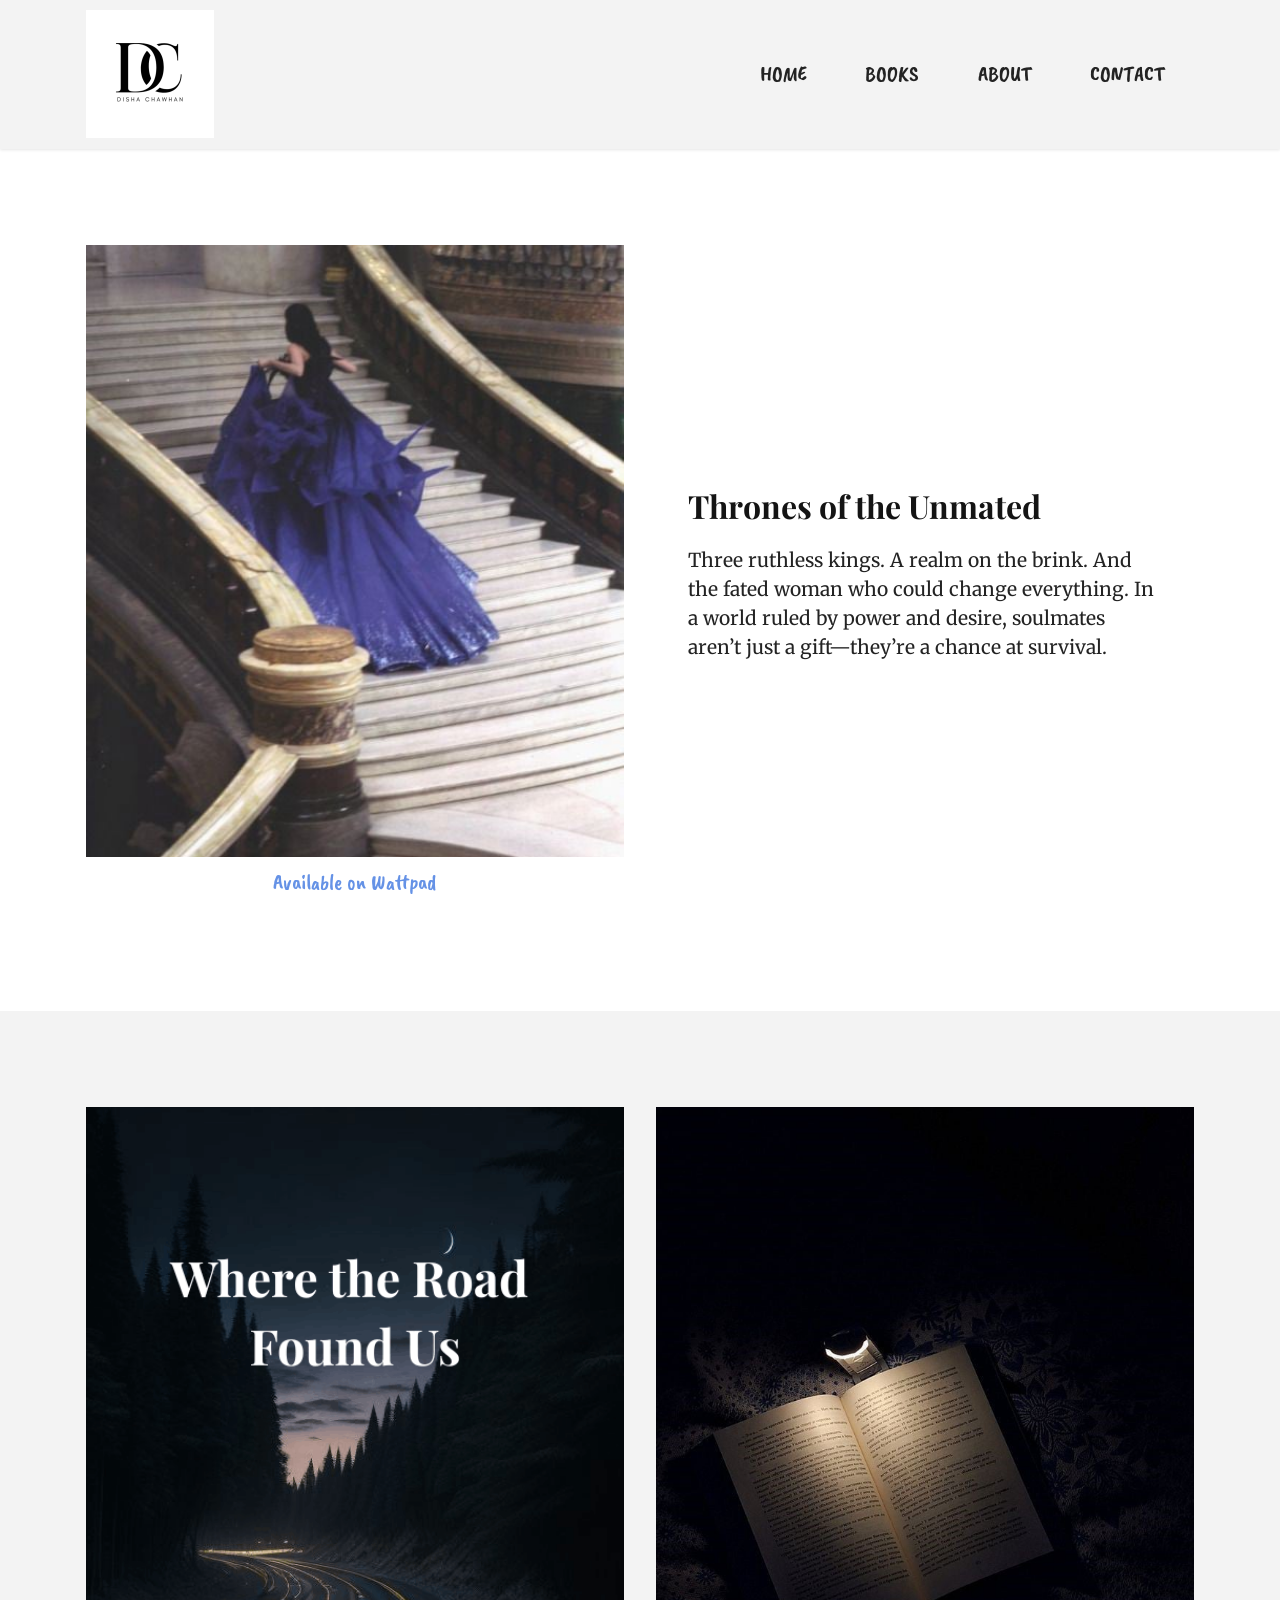
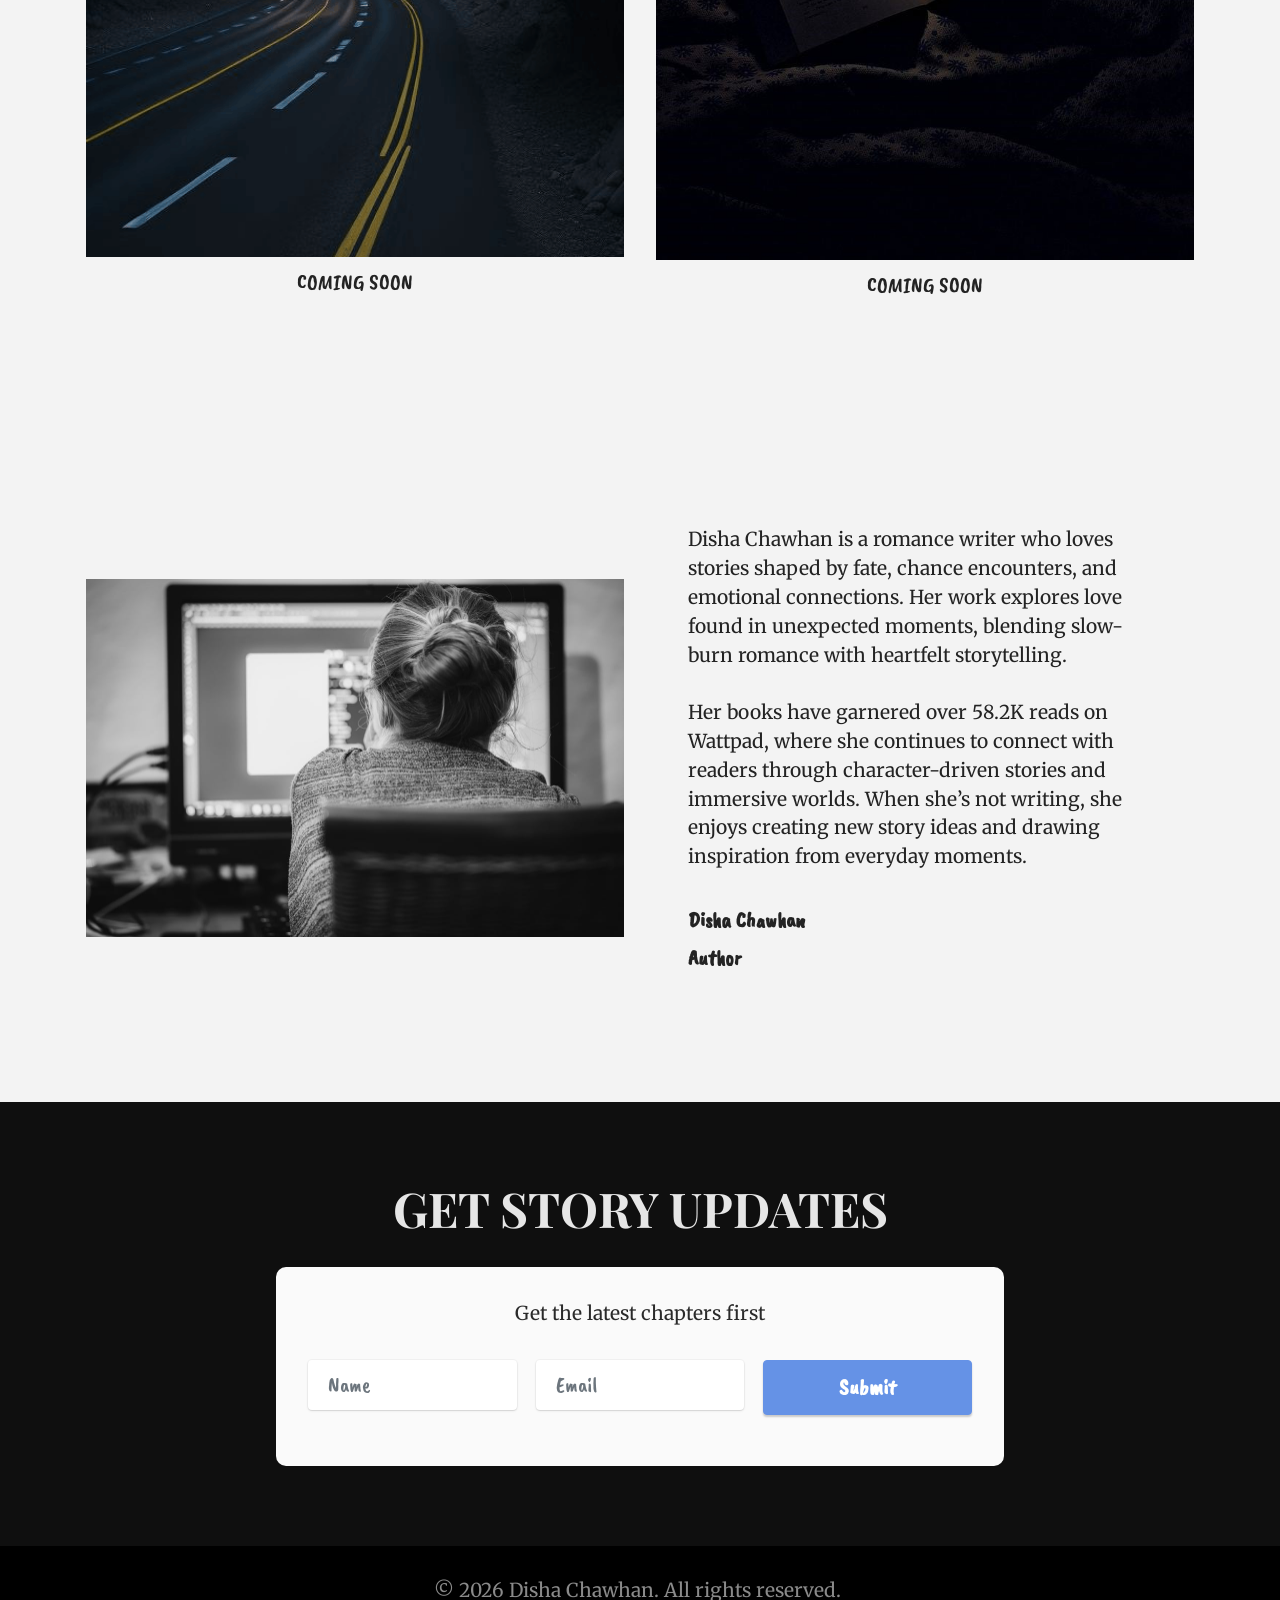
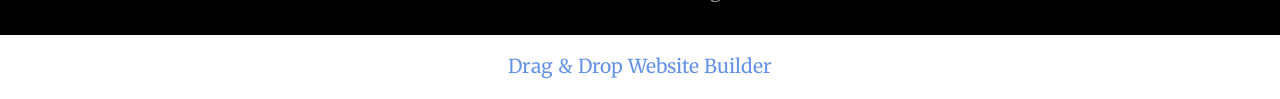
<file: index.html>
<!DOCTYPE html>
<html  >
<head>
  <!-- Site made with Mobirise Website Builder v6.1.12, https://mobirise.com -->
  <meta charset="UTF-8">
  <meta http-equiv="X-UA-Compatible" content="IE=edge">
  <meta name="generator" content="Mobirise v6.1.12, mobirise.com">
  <meta name="viewport" content="width=device-width, initial-scale=1, minimum-scale=1">
  <link rel="shortcut icon" href="assets/images/final20logo-256x256.png" type="image/x-icon">
  <meta name="description" content="">
  
  
  <title>Home</title>
  <link rel="stylesheet" href="assets/bootstrap/css/bootstrap.min.css">
  <link rel="stylesheet" href="assets/dropdown/css/style.css">
  <link rel="stylesheet" href="assets/socicon/css/styles.css">
  <link rel="stylesheet" href="assets/theme/css/style.css">
  <link rel="preload" href="https://fonts.googleapis.com/css?family=Playfair+Display:400,500,600,700,800,900,400i,500i,600i,700i,800i,900i&display=swap" as="style" onload="this.onload=null;this.rel='stylesheet'">
  <noscript><link rel="stylesheet" href="https://fonts.googleapis.com/css?family=Playfair+Display:400,500,600,700,800,900,400i,500i,600i,700i,800i,900i&display=swap"></noscript>
  <link rel="preload" href="https://fonts.googleapis.com/css?family=Merriweather:300,400,500,600,700,800,900,300i,400i,500i,600i,700i,800i,900i&display=swap" as="style" onload="this.onload=null;this.rel='stylesheet'">
  <noscript><link rel="stylesheet" href="https://fonts.googleapis.com/css?family=Merriweather:300,400,500,600,700,800,900,300i,400i,500i,600i,700i,800i,900i&display=swap"></noscript>
  <link rel="preload" href="https://fonts.googleapis.com/css?family=Caveat+Brush:400&display=swap" as="style" onload="this.onload=null;this.rel='stylesheet'">
  <noscript><link rel="stylesheet" href="https://fonts.googleapis.com/css?family=Caveat+Brush:400&display=swap"></noscript>
  <link rel="preload" as="style" href="assets/mobirise/css/mbr-additional.css?v=LFbrxA"><link rel="stylesheet" href="assets/mobirise/css/mbr-additional.css?v=LFbrxA" type="text/css">

  
  
  
</head>
<body>
  
  <section data-bs-version="5.1" class="menu menu2 cid-v77G3tGl9w" once="menu" id="menu2-9">
    
    <nav class="navbar navbar-dropdown navbar-expand-lg">
        <div class="container">
            <div class="navbar-brand">
                <span class="navbar-logo">
                    <a href="https://mobiri.se">
                        <img src="assets/images/final20logo-256x256.png" alt="Disha Chawhan Logo" style="height: 8rem;">
                    </a>
                </span>
                
            </div>
            <button class="navbar-toggler" type="button" data-toggle="collapse" data-bs-toggle="collapse" data-target="#navbarSupportedContent" data-bs-target="#navbarSupportedContent" aria-controls="navbarNavAltMarkup" aria-expanded="false" aria-label="Toggle navigation">
                <div class="hamburger">
                    <span></span>
                    <span></span>
                    <span></span>
                    <span></span>
                </div>
            </button>
            <div class="collapse navbar-collapse" id="navbarSupportedContent">
                <ul class="navbar-nav nav-dropdown nav-right" data-app-modern-menu="true"><li class="nav-item"><a class="nav-link link text-black text-primary display-4" href="index.html" aria-expanded="false">HOME</a></li><li class="nav-item"><a class="nav-link link text-black text-primary display-4" href="page3.html">BOOKS</a></li><li class="nav-item"><a class="nav-link link text-black text-primary display-4" href="page2.html">ABOUT</a></li>
                    
                    <li class="nav-item"><a class="nav-link link text-black text-primary display-4" href="mailto:chavandisha666@gmail.com?subject=About%20the%20Book">CONTACT</a>
                    </li></ul>
                
                
            </div>
        </div>
    </nav>
</section>

<section data-bs-version="5.1" class="image1 cid-v7dLXBZjgd" id="image1-1n">
    

    
    

    <div class="container">
        <div class="row align-items-center">
            <div class="col-12 col-lg-6">
                <div class="image-wrapper">
                    <a href="page3.html"><img src="assets/images/blue20stairs-500x569.jpg" alt="Woman climbing stairs"></a>
                    <p class="mbr-description mbr-fonts-style pt-2 align-center display-4">
                    <a href="https://www.wattpad.com/story/317908788-their-mate" class="text-primary">Available on Wattpad</a></p>
                </div>
            </div>
            <div class="col-12 col-lg">
                <div class="text-wrapper">
                    <h3 class="mbr-section-title mbr-fonts-style mb-3 display-5"><strong>Thrones of the Unmated</strong></h3>
                    <p class="mbr-text mbr-fonts-style display-7">
                        Three ruthless kings. A realm on the brink. And the fated woman who could change everything. In a world ruled by power and desire, soulmates aren’t just a gift—they’re a chance at survival.</p>
                </div>
            </div>
        </div>
    </div>
</section>

<section data-bs-version="5.1" class="image4 cid-v77Ewqzkyf" id="image4-3">
    

    
    

    <div class="container">
        <div class="row">
            <div class="col-12 col-lg-6">
                <div class="image-wrapper">
                    <a href="page4.html"><img src="assets/images/download-736x1030.jpg" alt="Upcoming Mysterious Book"></a>
                    <p class="mbr-text mbr-fonts-style mt-2 align-center display-4">
                        COMING SOON</p>
                </div>
            </div>
            <div class="col-12 col-lg-6">
                <div class="image-wrapper">
                    <a href="page4.html"><img src="assets/images/where20the20road20found20us-512x714.png" alt="Where the Road  Found Us Cover Page"></a>
                    <p class="mbr-text mbr-fonts-style mt-2 align-center display-4">
                        COMING SOON</p>
                </div>
            </div>
        </div>
    </div>
</section>

<section data-bs-version="5.1" class="testimonials1 cid-v79w9CZxj2" id="testimonials1-b">
    

    
    
    <div class="container">
        
        <div class="row align-items-center">
            <div class="col-12 col-md-6">
                <div class="image-wrapper">
                    <a href="page2.html"><img src="assets/images/mbr-1-1076x717.jpg" alt="Woman working on a PC"></a>
                </div>
            </div>
            <div class="col-12 col-md">
                <div class="text-wrapper">
                    <p class="mbr-text mbr-fonts-style mb-4 display-7">Disha Chawhan is a romance writer who loves stories shaped by fate, chance encounters, and emotional connections. Her work explores love found in unexpected moments, blending slow-burn romance with heartfelt storytelling.<br><br>Her books have garnered over 58.2K reads on Wattpad, where she continues to connect with readers through character-driven stories and immersive worlds. When she’s not writing, she enjoys creating new story ideas and drawing inspiration from everyday moments.</p>
                    <p class="name mbr-fonts-style mb-1 display-4">
                        <strong>Disha Chawhan</strong></p>
                    <p class="position mbr-fonts-style display-4">
                        <strong>Author</strong></p>
                </div>
            </div>
        </div>
    </div>
</section>

<section data-bs-version="5.1" class="form9 cid-v77FAm3Wn3" id="form9-6">
    
    
    <div class="container">
        <div class="mbr-section-head">
            <h3 class="mbr-section-title mbr-fonts-style align-center mb-0 display-2"><strong>GET STORY UPDATES</strong></h3>
            
        </div>
        <div class="row justify-content-center mt-4">
            <div class="col-lg-8 mx-auto mbr-form" data-form-type="formoid">
                <form action="https://mobirise.eu/" method="POST" class="mbr-form form-with-styler mx-auto" data-form-title="Form Name"><input type="hidden" name="email" data-form-email="true" value="wHh/aqjm7gCNhX3X8EDB3I89oen3KIlw0ZIZkn8TvsM8LDdcnf2OcKHXBePvP5wvNbD+BE9aACDlgKRLDoSV+EY89KKYPYr1N6Cdud4IFOPWuPq1UXHd39W3SHrLcIT5">
                    <div class="row">
                        <div hidden="hidden" data-form-alert="" class="alert alert-success col-12">Thanks for filling out the form!</div>
                        <div hidden="hidden" data-form-alert-danger="" class="alert alert-danger col-12">Oops...! some problem!</div>
                    </div>
                    <div class="dragArea row">
                        <div class="col-lg-12">
                            <p class="mbr-text mbr-fonts-style align-center mb-4 display-7"> Get the latest chapters first</p>
                        </div>
                        <div class="col-lg-4 col-md-12 col-sm-12 form-group mb-3" data-for="name">
                            <input type="text" name="name" placeholder="Name" data-form-field="name" class="form-control" value="" id="name-form9-6">
                        </div>
                        <div data-for="email" class="col-lg-4 col-md-12 col-sm-12 form-group mb-3">
                            <input type="email" name="email" placeholder="Email" data-form-field="email" class="form-control" value="" id="email-form9-6">
                        </div>
                        <div class="col-lg-4 col-md-12 col-sm-12 mbr-section-btn align-center"><button type="submit" class="btn btn-primary display-4">Submit</button></div>
                    </div>
                </form>
            </div>
        </div>
    </div>
</section>

<section data-bs-version="5.1" class="footer7 cid-v77FIuNHlw" once="footers" id="footer7-8">

    

    

    <div class="container">
        <div class="media-container-row align-center mbr-white">
            <div class="col-12">
                <p class="mbr-text mb-0 mbr-fonts-style display-7">© 2026 Disha Chawhan. All rights reserved.&nbsp;<br></p>
            </div>
        </div>
    </div>
</section><section class="display-7" style="padding: 0;align-items: center;justify-content: center;flex-wrap: wrap;    align-content: center;display: flex;position: relative;height: 4rem;"><a href="https://mobiri.se/" style="flex: 1 1;height: 4rem;position: absolute;width: 100%;z-index: 1;"><img alt="" style="height: 4rem;" src="[data-uri]"></a><p style="margin: 0;text-align: center;" class="display-7">&#8204;</p><a style="z-index:1" href="https://mobirise.com/drag-drop-website-builder.html">Drag & Drop Website Builder</a></section><script src="assets/bootstrap/js/bootstrap.bundle.min.js"></script>  <script src="assets/smoothscroll/smooth-scroll.js"></script>  <script src="assets/ytplayer/index.js"></script>  <script src="assets/dropdown/js/navbar-dropdown.js"></script>  <script src="assets/theme/js/script.js"></script>  <script src="assets/formoid/formoid.min.js"></script>  
  
  
</body>
</html>
</file>
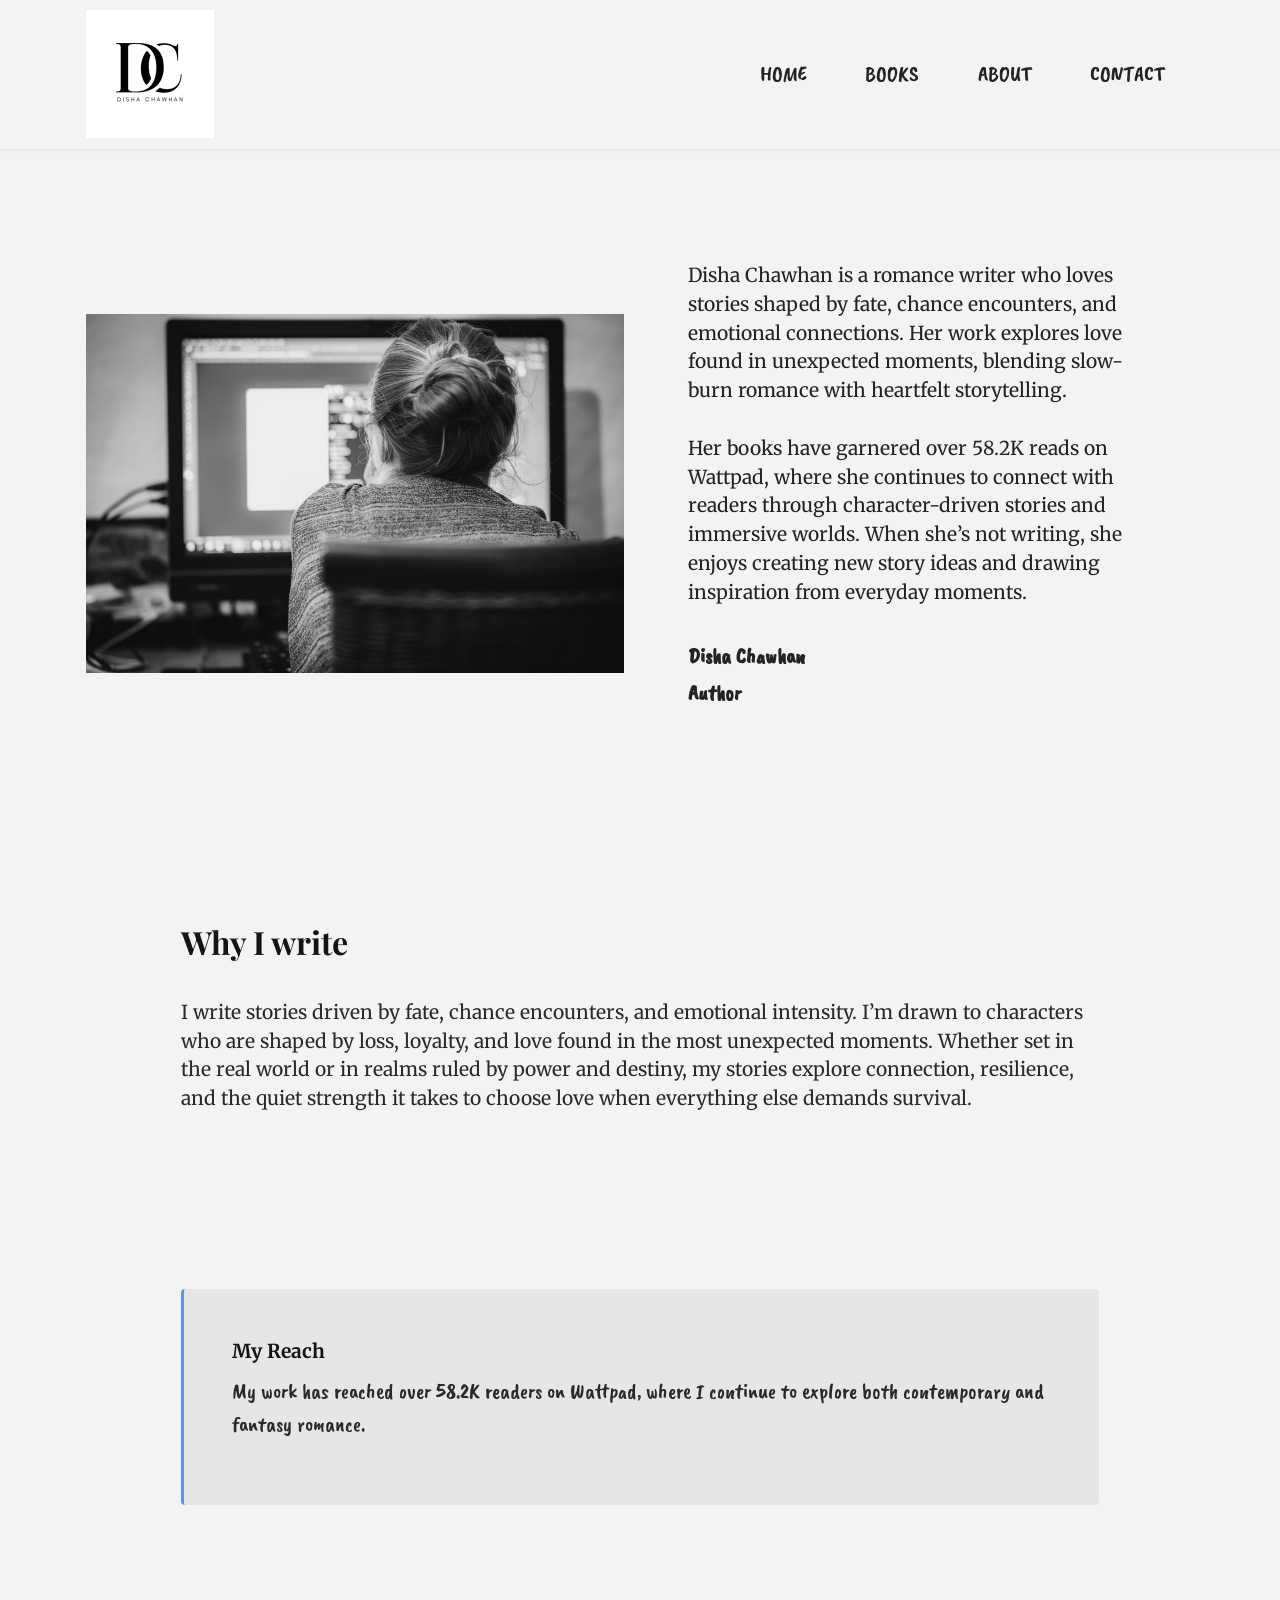
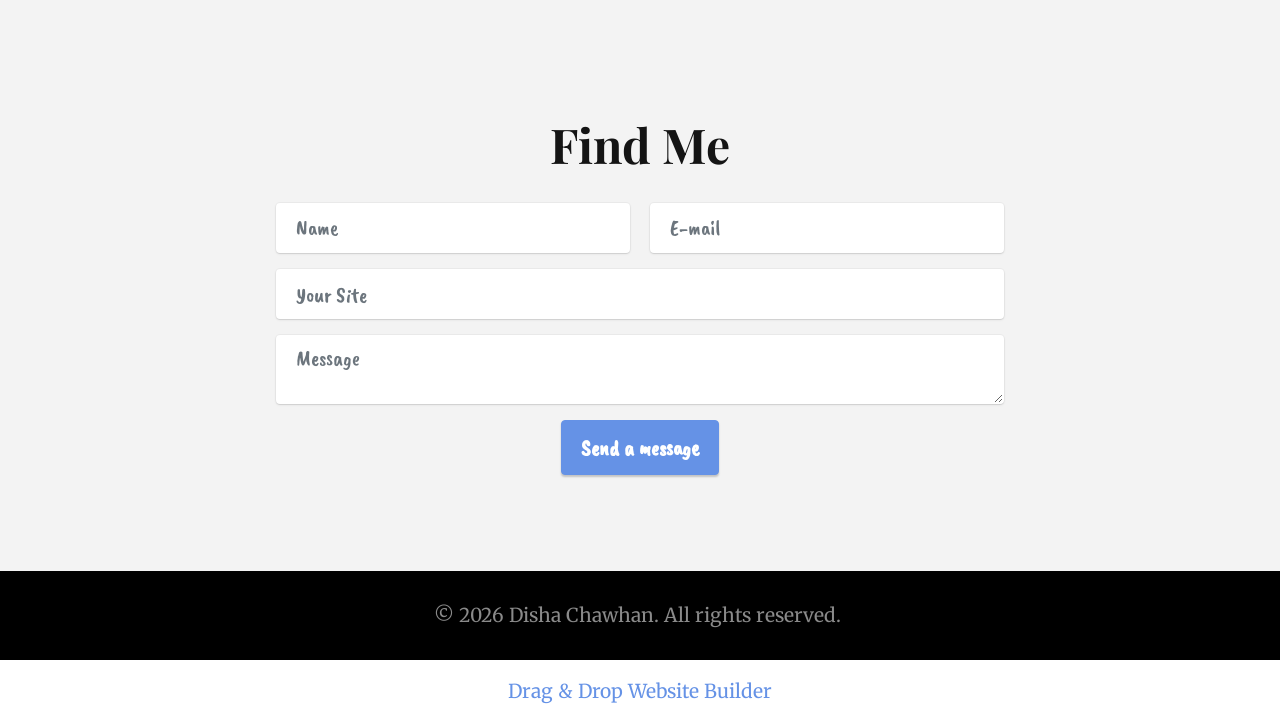
<file: page2.html>
<!DOCTYPE html>
<html  >
<head>
  <!-- Site made with Mobirise Website Builder v6.1.12, https://mobirise.com -->
  <meta charset="UTF-8">
  <meta http-equiv="X-UA-Compatible" content="IE=edge">
  <meta name="generator" content="Mobirise v6.1.12, mobirise.com">
  <meta name="viewport" content="width=device-width, initial-scale=1, minimum-scale=1">
  <link rel="shortcut icon" href="assets/images/final20logo-256x256.png" type="image/x-icon">
  <meta name="description" content="">
  
  
  <title>About</title>
  <link rel="stylesheet" href="assets/bootstrap/css/bootstrap.min.css">
  <link rel="stylesheet" href="assets/dropdown/css/style.css">
  <link rel="stylesheet" href="assets/socicon/css/styles.css">
  <link rel="stylesheet" href="assets/theme/css/style.css">
  <link rel="preload" href="https://fonts.googleapis.com/css?family=Playfair+Display:400,500,600,700,800,900,400i,500i,600i,700i,800i,900i&display=swap" as="style" onload="this.onload=null;this.rel='stylesheet'">
  <noscript><link rel="stylesheet" href="https://fonts.googleapis.com/css?family=Playfair+Display:400,500,600,700,800,900,400i,500i,600i,700i,800i,900i&display=swap"></noscript>
  <link rel="preload" href="https://fonts.googleapis.com/css?family=Merriweather:300,400,500,600,700,800,900,300i,400i,500i,600i,700i,800i,900i&display=swap" as="style" onload="this.onload=null;this.rel='stylesheet'">
  <noscript><link rel="stylesheet" href="https://fonts.googleapis.com/css?family=Merriweather:300,400,500,600,700,800,900,300i,400i,500i,600i,700i,800i,900i&display=swap"></noscript>
  <link rel="preload" href="https://fonts.googleapis.com/css?family=Caveat+Brush:400&display=swap" as="style" onload="this.onload=null;this.rel='stylesheet'">
  <noscript><link rel="stylesheet" href="https://fonts.googleapis.com/css?family=Caveat+Brush:400&display=swap"></noscript>
  <link rel="preload" as="style" href="assets/mobirise/css/mbr-additional.css?v=EwJ57Q"><link rel="stylesheet" href="assets/mobirise/css/mbr-additional.css?v=EwJ57Q" type="text/css">

  
  
  
</head>
<body>
  
  <section data-bs-version="5.1" class="menu menu2 cid-v79FyN2Bj0" once="menu" id="menu2-k">
    
    <nav class="navbar navbar-dropdown navbar-expand-lg">
        <div class="container">
            <div class="navbar-brand">
                <span class="navbar-logo">
                    <a href="https://mobiri.se">
                        <img src="assets/images/final20logo-256x256.png" alt="Disha Chawhan Logo" style="height: 8rem;">
                    </a>
                </span>
                
            </div>
            <button class="navbar-toggler" type="button" data-toggle="collapse" data-bs-toggle="collapse" data-target="#navbarSupportedContent" data-bs-target="#navbarSupportedContent" aria-controls="navbarNavAltMarkup" aria-expanded="false" aria-label="Toggle navigation">
                <div class="hamburger">
                    <span></span>
                    <span></span>
                    <span></span>
                    <span></span>
                </div>
            </button>
            <div class="collapse navbar-collapse" id="navbarSupportedContent">
                <ul class="navbar-nav nav-dropdown nav-right" data-app-modern-menu="true"><li class="nav-item"><a class="nav-link link text-black text-primary display-4" href="index.html" aria-expanded="false">HOME</a></li><li class="nav-item"><a class="nav-link link text-black text-primary display-4" href="page3.html">BOOKS</a></li><li class="nav-item"><a class="nav-link link text-black text-primary display-4" href="page2.html">ABOUT</a></li>
                    
                    <li class="nav-item"><a class="nav-link link text-black text-primary display-4" href="mailto:chavandisha666@gmail.com?subject=About%20the%20Book">CONTACT</a>
                    </li></ul>
                
                
            </div>
        </div>
    </nav>
</section>

<section data-bs-version="5.1" class="testimonials1 cid-v79J7Vohdy" id="testimonials1-s">
    

    
    
    <div class="container">
        
        <div class="row align-items-center">
            <div class="col-12 col-md-6">
                <div class="image-wrapper">
                    <img src="assets/images/mbr-1-1076x717.jpg" alt="Woman Working on a PC">
                </div>
            </div>
            <div class="col-12 col-md">
                <div class="text-wrapper">
                    <p class="mbr-text mbr-fonts-style mb-4 display-7">Disha Chawhan is a romance writer who loves stories shaped by fate, chance encounters, and emotional connections. Her work explores love found in unexpected moments, blending slow-burn romance with heartfelt storytelling.
<br>
<br>Her books have garnered over 58.2K reads on Wattpad, where she continues to connect with readers through character-driven stories and immersive worlds. When she’s not writing, she enjoys creating new story ideas and drawing inspiration from everyday moments.</p>
                    <p class="name mbr-fonts-style mb-1 display-4">
                        <strong>Disha Chawhan</strong></p>
                    <p class="position mbr-fonts-style display-4">
                        <strong>Author</strong></p>
                </div>
            </div>
        </div>
    </div>
</section>

<section data-bs-version="5.1" class="content5 cid-v7dHQvJyqM" id="content5-1g">
    
    <div class="container">
        <div class="row justify-content-center">
            <div class="col-md-12 col-lg-10">
                
                <h4 class="mbr-section-subtitle mbr-fonts-style mb-4 display-5"><strong>Why I write</strong></h4>
                <p class="mbr-text mbr-fonts-style display-7">
                    I write stories driven by fate, chance encounters, and emotional intensity. I’m drawn to characters who are shaped by loss, loyalty, and love found in the most unexpected moments. Whether set in the real world or in realms ruled by power and destiny, my stories explore connection, resilience, and the quiet strength it takes to choose love when everything else demands survival.</p>
            </div>
        </div>
    </div>
</section>

<section data-bs-version="5.1" class="content7 cid-v7dIhi9uw5" id="content7-1h">
    
    <div class="container">
        <div class="row justify-content-center">
            <div class="col-12 col-md-10">
                <blockquote>
                <h5 class="mbr-section-title mbr-fonts-style mb-2 display-7"><strong>My Reach</strong></h5>
                <p class="mbr-text mbr-fonts-style display-4">My work has reached over 58.2K readers on Wattpad, where I continue to explore both contemporary and fantasy romance.</p></blockquote>
            </div>
        </div>
    </div>
</section>

<section data-bs-version="5.1" class="form5 cid-v7dIIzcVJX" id="form5-1i">
    
    
    <div class="container">
        <div class="mbr-section-head">
            <h3 class="mbr-section-title mbr-fonts-style align-center mb-0 display-2">
                <strong>Find Me</strong></h3>
            
        </div>
        <div class="row justify-content-center mt-4">
            <div class="col-lg-8 mx-auto mbr-form" data-form-type="formoid">
                <form action="https://mobirise.eu/" method="POST" class="mbr-form form-with-styler" data-form-title="Form Name"><input type="hidden" name="email" data-form-email="true" value="0oKmYWuEbP6FCnMjN2jirtoVM+oXd+HK+b1V4pw5UR/eJDyk3eDFjBmLyFodBzEcKu8ptGm1cHs03P6tma1naU+QmKFed5pbZK8QKGEYjk857mr4grGtVGuhOo/1SzJX">
                    <div class="row">
                        <div hidden="hidden" data-form-alert="" class="alert alert-success col-12">Thanks for filling out the form!</div>
                        <div hidden="hidden" data-form-alert-danger="" class="alert alert-danger col-12">
                            Oops...! some problem!
                        </div>
                    </div>
                    <div class="dragArea row">
                        <div class="col-md col-sm-12 form-group mb-3" data-for="name">
                            <input type="text" name="name" placeholder="Name" data-form-field="name" class="form-control" value="" id="name-form5-1i">
                        </div>
                        <div class="col-md col-sm-12 form-group mb-3" data-for="email">
                            <input type="email" name="email" placeholder="E-mail" data-form-field="email" class="form-control" value="" id="email-form5-1i">
                        </div>
                        <div class="col-12 form-group mb-3" data-for="url">
                            <input type="url" name="url" placeholder="Your Site" data-form-field="url" class="form-control" value="" id="url-form5-1i">
                        </div>
                        <div class="col-12 form-group mb-3" data-for="textarea">
                            <textarea name="textarea" placeholder="Message" data-form-field="textarea" class="form-control" id="textarea-form5-1i"></textarea>
                        </div>
                        <div class="col-lg-12 col-md-12 col-sm-12 align-center mbr-section-btn"><button type="submit" class="btn btn-primary display-4">Send a message</button></div>
                    </div>
                </form>
            </div>
        </div>
    </div>
</section>

<section data-bs-version="5.1" class="footer7 cid-v79FyOlQEw" once="footers" id="footer7-l">

    

    

    <div class="container">
        <div class="media-container-row align-center mbr-white">
            <div class="col-12">
                <p class="mbr-text mb-0 mbr-fonts-style display-7">© 2026 Disha Chawhan. All rights reserved.&nbsp;<br></p>
            </div>
        </div>
    </div>
</section><section class="display-7" style="padding: 0;align-items: center;justify-content: center;flex-wrap: wrap;    align-content: center;display: flex;position: relative;height: 4rem;"><a href="https://mobiri.se/" style="flex: 1 1;height: 4rem;position: absolute;width: 100%;z-index: 1;"><img alt="" style="height: 4rem;" src="[data-uri]"></a><p style="margin: 0;text-align: center;" class="display-7">&#8204;</p><a style="z-index:1" href="https://mobirise.com/drag-drop-website-builder.html">Drag & Drop Website Builder</a></section><script src="assets/bootstrap/js/bootstrap.bundle.min.js"></script>  <script src="assets/smoothscroll/smooth-scroll.js"></script>  <script src="assets/ytplayer/index.js"></script>  <script src="assets/dropdown/js/navbar-dropdown.js"></script>  <script src="assets/theme/js/script.js"></script>  <script src="assets/formoid/formoid.min.js"></script>  
  
  
</body>
</html>
</file>
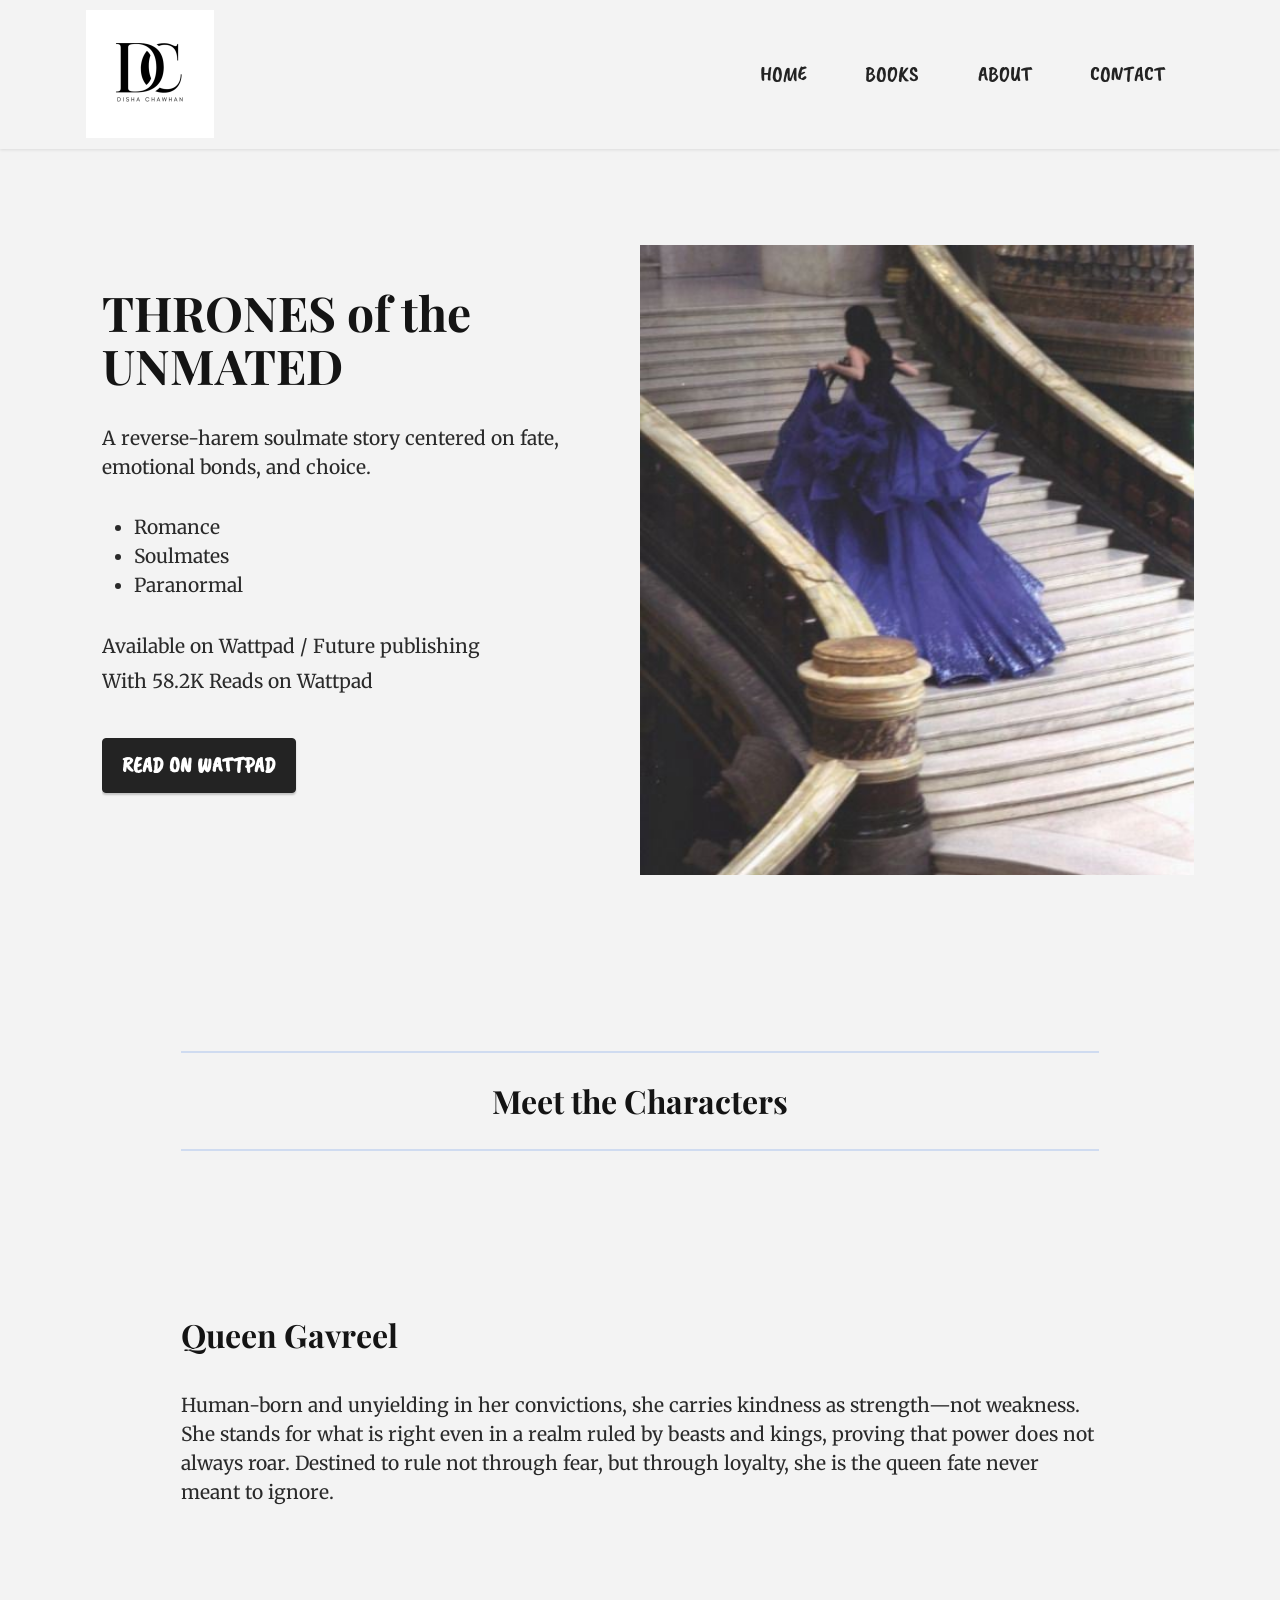
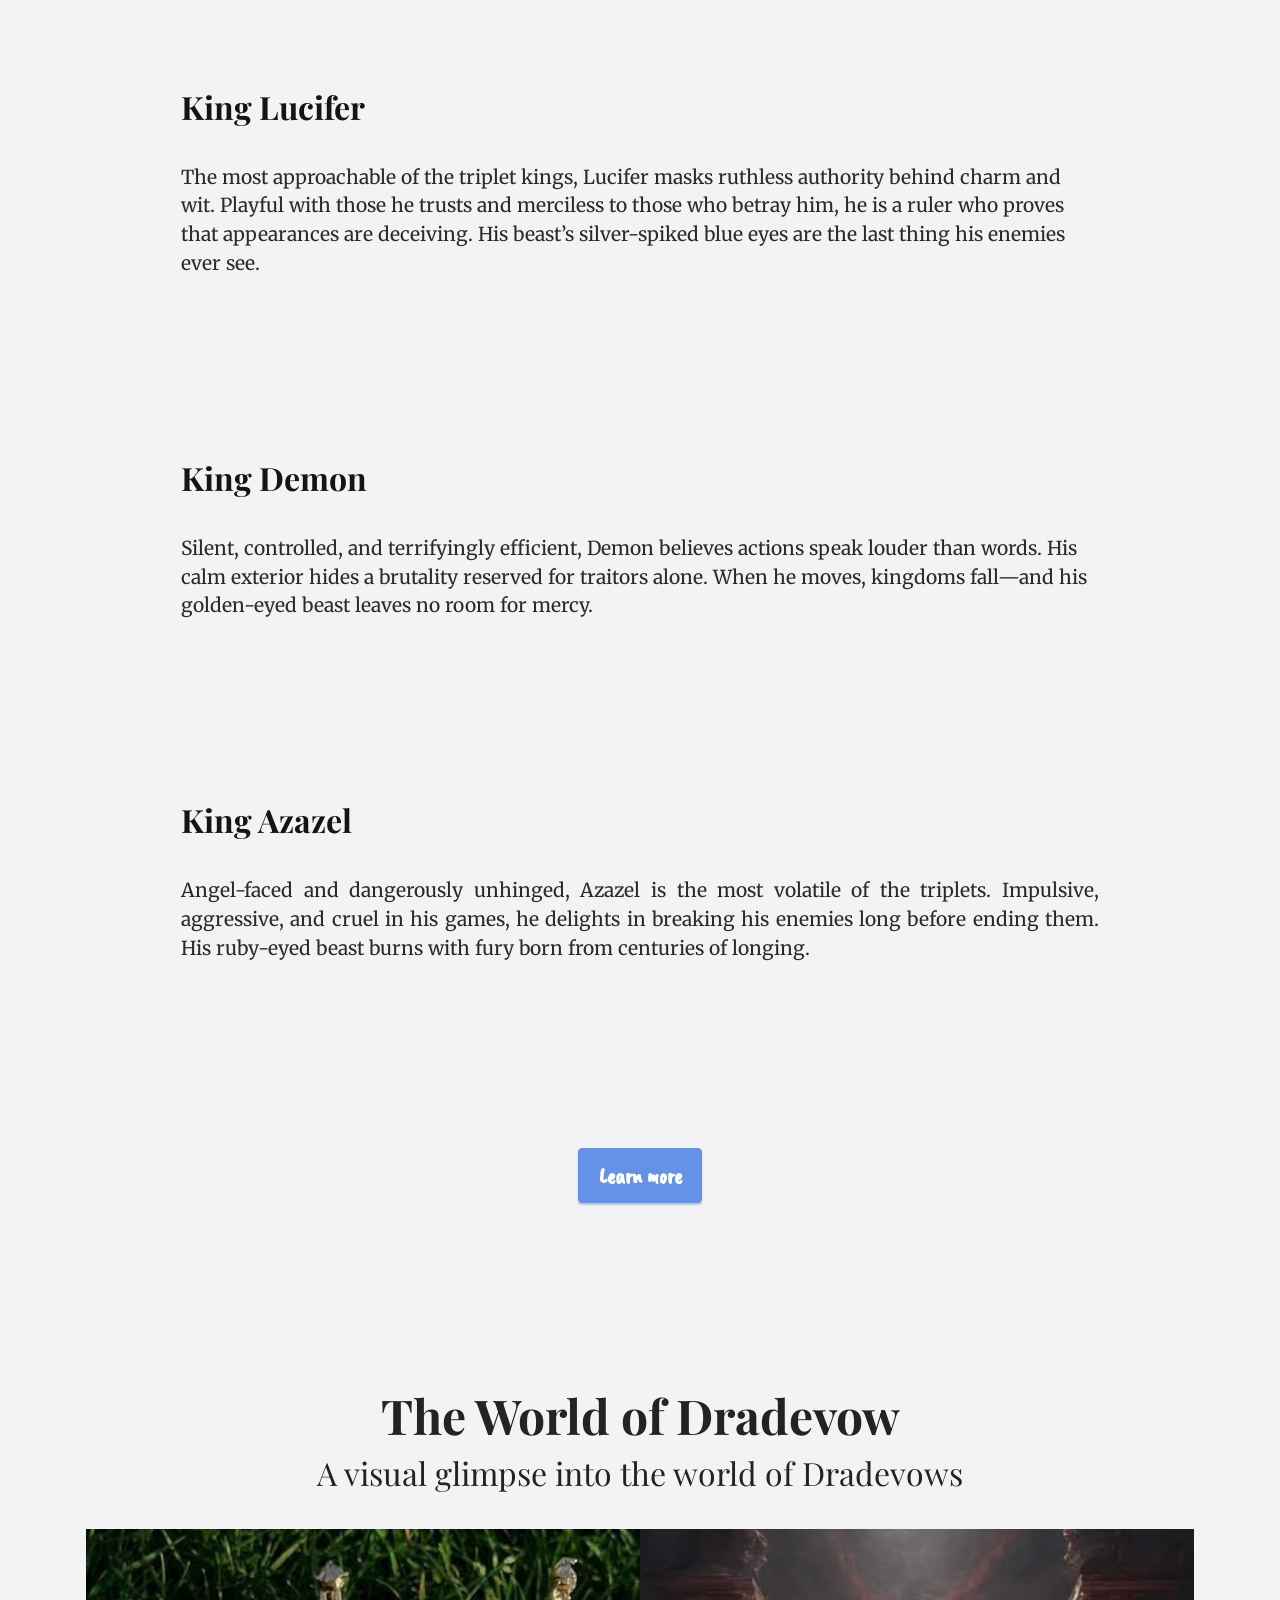
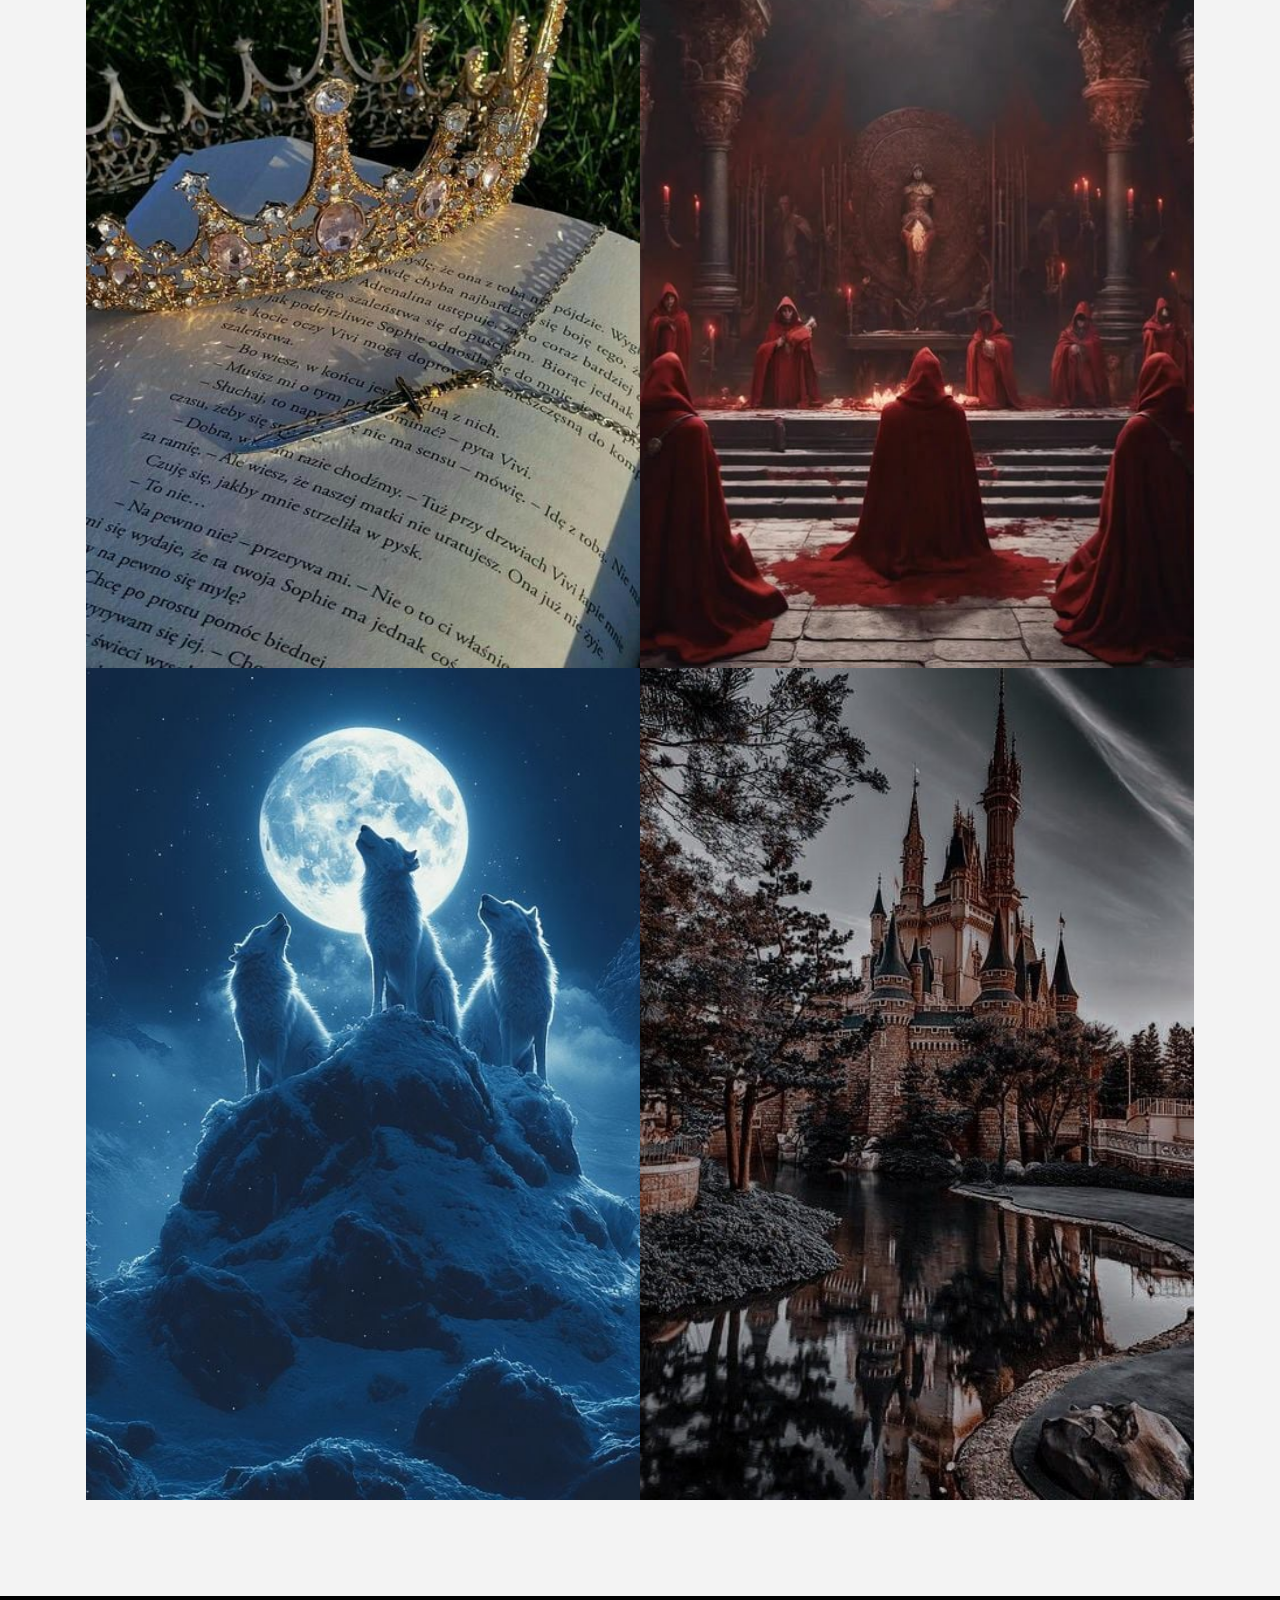
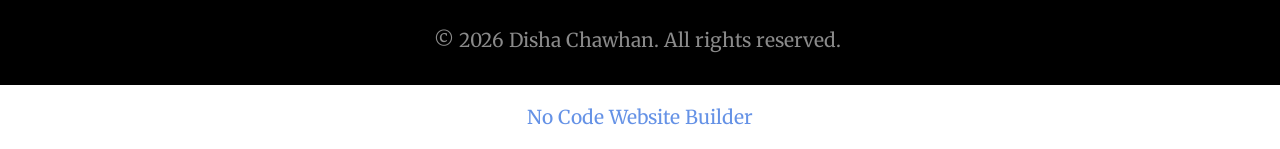
<file: page3.html>
<!DOCTYPE html>
<html  >
<head>
  <!-- Site made with Mobirise Website Builder v6.1.12, https://mobirise.com -->
  <meta charset="UTF-8">
  <meta http-equiv="X-UA-Compatible" content="IE=edge">
  <meta name="generator" content="Mobirise v6.1.12, mobirise.com">
  <meta name="viewport" content="width=device-width, initial-scale=1, minimum-scale=1">
  <link rel="shortcut icon" href="assets/images/final20logo-256x256.png" type="image/x-icon">
  <meta name="description" content="">
  
  
  <title>Books</title>
  <link rel="stylesheet" href="assets/web/assets/mobirise-icons2/mobirise2.css">
  <link rel="stylesheet" href="assets/bootstrap/css/bootstrap.min.css">
  <link rel="stylesheet" href="assets/dropdown/css/style.css">
  <link rel="stylesheet" href="assets/socicon/css/styles.css">
  <link rel="stylesheet" href="assets/theme/css/style.css">
  <link rel="preload" href="https://fonts.googleapis.com/css?family=Playfair+Display:400,500,600,700,800,900,400i,500i,600i,700i,800i,900i&display=swap" as="style" onload="this.onload=null;this.rel='stylesheet'">
  <noscript><link rel="stylesheet" href="https://fonts.googleapis.com/css?family=Playfair+Display:400,500,600,700,800,900,400i,500i,600i,700i,800i,900i&display=swap"></noscript>
  <link rel="preload" href="https://fonts.googleapis.com/css?family=Merriweather:300,400,500,600,700,800,900,300i,400i,500i,600i,700i,800i,900i&display=swap" as="style" onload="this.onload=null;this.rel='stylesheet'">
  <noscript><link rel="stylesheet" href="https://fonts.googleapis.com/css?family=Merriweather:300,400,500,600,700,800,900,300i,400i,500i,600i,700i,800i,900i&display=swap"></noscript>
  <link rel="preload" href="https://fonts.googleapis.com/css?family=Caveat+Brush:400&display=swap" as="style" onload="this.onload=null;this.rel='stylesheet'">
  <noscript><link rel="stylesheet" href="https://fonts.googleapis.com/css?family=Caveat+Brush:400&display=swap"></noscript>
  <link rel="preload" as="style" href="assets/mobirise/css/mbr-additional.css?v=O0cnHD"><link rel="stylesheet" href="assets/mobirise/css/mbr-additional.css?v=O0cnHD" type="text/css">

  
  
  
</head>
<body>
  
  <section data-bs-version="5.1" class="menu menu2 cid-v79FyN2Bj0" once="menu" id="menu2-m">
    
    <nav class="navbar navbar-dropdown navbar-expand-lg">
        <div class="container">
            <div class="navbar-brand">
                <span class="navbar-logo">
                    <a href="https://mobiri.se">
                        <img src="assets/images/final20logo-256x256.png" alt="Disha Chawhan Logo" style="height: 8rem;">
                    </a>
                </span>
                
            </div>
            <button class="navbar-toggler" type="button" data-toggle="collapse" data-bs-toggle="collapse" data-target="#navbarSupportedContent" data-bs-target="#navbarSupportedContent" aria-controls="navbarNavAltMarkup" aria-expanded="false" aria-label="Toggle navigation">
                <div class="hamburger">
                    <span></span>
                    <span></span>
                    <span></span>
                    <span></span>
                </div>
            </button>
            <div class="collapse navbar-collapse" id="navbarSupportedContent">
                <ul class="navbar-nav nav-dropdown nav-right" data-app-modern-menu="true"><li class="nav-item"><a class="nav-link link text-black text-primary display-4" href="index.html" aria-expanded="false">HOME</a></li><li class="nav-item"><a class="nav-link link text-black text-primary display-4" href="page3.html">BOOKS</a></li><li class="nav-item"><a class="nav-link link text-black text-primary display-4" href="page2.html">ABOUT</a></li>
                    
                    <li class="nav-item"><a class="nav-link link text-black text-primary display-4" href="mailto:chavandisha666@gmail.com?subject=About%20the%20Book">CONTACT</a>
                    </li></ul>
                
                
            </div>
        </div>
    </nav>
</section>

<section data-bs-version="5.1" class="features12 cid-v79I0TYovJ" id="features12-r">

    

    
    
    <div class="container">
        <div class="m-0 row align-items-center">
            <div class="col-12 col-lg">
                <div class="card-wrapper">
                    <div class="card-box">
                        <h4 class="card-title mbr-fonts-style mb-4 display-2"><strong>THRONES of the UNMATED</strong></h4>
                        <p class="mbr-text mbr-fonts-style mb-4 display-7">
                            A reverse-harem soulmate story centered on fate, emotional bonds, and choice.</p>
                        <div class="mbr-text mbr-fonts-style counter-container display-7">
                            <ul>
                                <li>Romance
</li><li>Soulmates
</li><li>Paranormal</li></ul><p>Available on Wattpad / Future publishing
</p><p>With 58.2K Reads on Wattpad</p><p>
</p><ul>
                            </ul>
                        </div>
                        <div class="mbr-section-btn mb-4"><a class="btn btn-black display-4" href="https://mobiri.se">READ ON WATTPAD</a></div>
                    </div>
                </div>
            </div>
            <div class="p-0 col-12 col-lg-6 md-pb">
                <div class="image-wrapper">
                    <a href="https://www.wattpad.com/story/317908788-their-mate"><img src="assets/images/blue20stairs-500x569.jpg" alt="Their Mate Book Cover"></a>
                </div>
            </div>
        </div>
    </div>
</section>

<section data-bs-version="5.1" class="content6 cid-v7dzRXhY6S" id="content6-1c">
    
    <div class="container">
        <div class="row justify-content-center">
            <div class="col-md-12 col-lg-10">
                <hr class="line">
                <p class="mbr-text align-center mbr-fonts-style my-4 display-5"><strong>Meet the Characters</strong><br></p>
                <hr class="line">
            </div>
        </div>
    </div>
</section>

<section data-bs-version="5.1" class="content5 cid-v7dza7fEAJ" id="content5-14">
    
    <div class="container">
        <div class="row justify-content-center">
            <div class="col-md-12 col-lg-10">
                
                <h4 class="mbr-section-subtitle mbr-fonts-style mb-4 display-5"><strong>Queen Gavreel</strong></h4>
                <p class="mbr-text mbr-fonts-style display-7">
                    Human-born and unyielding in her convictions, she carries kindness as strength—not weakness. She stands for what is right even in a realm ruled by beasts and kings, proving that power does not always roar. Destined to rule not through fear, but through loyalty, she is the queen fate never meant to ignore.</p>
            </div>
        </div>
    </div>
</section>

<section data-bs-version="5.1" class="content5 cid-v7dzeG4sMW" id="content5-15">
    
    <div class="container">
        <div class="row justify-content-center">
            <div class="col-md-12 col-lg-10">
                
                <h4 class="mbr-section-subtitle mbr-fonts-style mb-4 display-5"><strong>King Lucifer</strong></h4>
                <p class="mbr-text mbr-fonts-style display-7">
                    The most approachable of the triplet kings, Lucifer masks ruthless authority behind charm and wit. Playful with those he trusts and merciless to those who betray him, he is a ruler who proves that appearances are deceiving. His beast’s silver-spiked blue eyes are the last thing his enemies ever see.</p>
            </div>
        </div>
    </div>
</section>

<section data-bs-version="5.1" class="content5 cid-v7dzoB4HqF" id="content5-18">
    
    <div class="container">
        <div class="row justify-content-center">
            <div class="col-md-12 col-lg-10">
                
                <h4 class="mbr-section-subtitle mbr-fonts-style mb-4 display-5"><strong>King Demon</strong></h4>
                <p class="mbr-text mbr-fonts-style display-7">
                    Silent, controlled, and terrifyingly efficient, Demon believes actions speak louder than words. His calm exterior hides a brutality reserved for traitors alone. When he moves, kingdoms fall—and his golden-eyed beast leaves no room for mercy.</p>
            </div>
        </div>
    </div>
</section>

<section data-bs-version="5.1" class="content5 cid-v7dzqP4DCt" id="content5-1a">
    
    <div class="container">
        <div class="row justify-content-center">
            <div class="col-md-12 col-lg-10">
                
                <h4 class="mbr-section-subtitle mbr-fonts-style mb-4 display-5"><strong>King Azazel</strong></h4>
                <p class="mbr-text mbr-fonts-style display-7">
                    Angel-faced and dangerously unhinged, Azazel is the most volatile of the triplets. Impulsive, aggressive, and cruel in his games, he delights in breaking his enemies long before ending them. His ruby-eyed beast burns with fury born from centuries of longing.</p>
            </div>
        </div>
    </div>
</section>

<section data-bs-version="5.1" class="content11 cid-v7dzhQ4j81" id="content11-16">
    
    <div class="container">
        <div class="row justify-content-center">
            <div class="col-md-12 col-lg-10">
                <div class="mbr-section-btn align-center"><a class="btn btn-primary display-4" href="https://www.wattpad.com/story/317908788-their-mate">Learn more</a></div>
            </div>
        </div>
    </div>
</section>

<section data-bs-version="5.1" class="gallery4 mbr-gallery cid-v7dE9C0iJh" id="gallery4-1e">
    

    
    

    <div class="container">
        <div class="mbr-section-head">
            <h3 class="mbr-section-title mbr-fonts-style align-center m-0 display-2"><strong>The World of Dradevow</strong></h3>
            <h4 class="mbr-section-subtitle mbr-fonts-style align-center mb-0 mt-2 display-5">A visual glimpse into the world of Dradevows</h4>
        </div>
        <div class="row mbr-gallery mt-4">
            <div class="col-12 col-md-6 col-lg-6 item gallery-image">
                <div class="item-wrapper" data-toggle="modal" data-bs-toggle="modal" data-target="#v95fd1V5D2-modal" data-bs-target="#v95fd1V5D2-modal">
                    <img class="w-100" src="assets/images/f09f8cb9e29da4-474x632.jpg" alt="Book and Crown" data-slide-to="0" data-bs-slide-to="0" data-target="#lb-v95fd1V5D2" data-bs-target="#lb-v95fd1V5D2">
                    <div class="icon-wrapper">
                        <span class="mobi-mbri mobi-mbri-search mbr-iconfont mbr-iconfont-btn"></span>
                    </div>
                </div>
                
            </div>
            <div class="col-12 col-md-6 col-lg-6 item gallery-image">
                <div class="item-wrapper" data-toggle="modal" data-bs-toggle="modal" data-target="#v95fd1V5D2-modal" data-bs-target="#v95fd1V5D2-modal">
                    <img class="w-100" src="assets/images/download201-736x736.jpg" alt="Ritual" data-slide-to="1" data-bs-slide-to="1" data-target="#lb-v95fd1V5D2" data-bs-target="#lb-v95fd1V5D2">
                    <div class="icon-wrapper">
                        <span class="mobi-mbri mobi-mbri-search mbr-iconfont mbr-iconfont-btn"></span>
                    </div>
                </div>
                
            </div>
            <div class="col-12 col-md-6 col-lg-6 item gallery-image">
                <div class="item-wrapper" data-toggle="modal" data-bs-toggle="modal" data-target="#v95fd1V5D2-modal" data-bs-target="#v95fd1V5D2-modal">
                    <img class="w-100" src="assets/images/a20pack20of20wolves20at20the20peak20of20a20mountain20howling20at20the20moon20cinematic20view-736x736.jpg" alt="Howling Wolves" data-slide-to="2" data-bs-slide-to="2" data-target="#lb-v95fd1V5D2" data-bs-target="#lb-v95fd1V5D2">
                    <div class="icon-wrapper">
                        <span class="mobi-mbri mobi-mbri-search mbr-iconfont mbr-iconfont-btn"></span>
                    </div>
                </div>
                
            </div>
            <div class="col-12 col-md-6 col-lg-6 item gallery-image">
                <div class="item-wrapper" data-toggle="modal" data-bs-toggle="modal" data-target="#v95fd1V5D2-modal" data-bs-target="#v95fd1V5D2-modal">
                    <img class="w-100" src="assets/images/download202-426x640.jpg" alt="Castle" data-slide-to="3" data-bs-slide-to="3" data-target="#lb-v95fd1V5D2" data-bs-target="#lb-v95fd1V5D2">
                    <div class="icon-wrapper">
                        <span class="mobi-mbri mobi-mbri-search mbr-iconfont mbr-iconfont-btn"></span>
                    </div>
                </div>
                
            </div>
        </div>

        <div class="modal mbr-slider" tabindex="-1" role="dialog" aria-hidden="true" id="v95fd1V5D2-modal">
            <div class="modal-dialog" role="document">
                <div class="modal-content">
                    <div class="modal-body">
                        <div class="carousel slide" id="lb-v95fd1V5D2" data-interval="5000" data-bs-interval="5000">
                            <div class="carousel-inner">
                                <div class="carousel-item active">
                                    <img class="d-block w-100" src="assets/images/f09f8cb9e29da4-474x632.jpg" alt="Mobirise Website Builder">
                                </div>
                                <div class="carousel-item">
                                    <img class="d-block w-100" src="assets/images/download201-736x736.jpg" alt="Mobirise Website Builder">
                                </div>
                                <div class="carousel-item">
                                    <img class="d-block w-100" src="assets/images/a20pack20of20wolves20at20the20peak20of20a20mountain20howling20at20the20moon20cinematic20view-736x736.jpg" alt="Mobirise Website Builder">
                                </div>
                                <div class="carousel-item">
                                    <img class="d-block w-100" src="assets/images/download202-426x640.jpg" alt="Mobirise Website Builder">
                                </div>
                            </div>
                            <ol class="carousel-indicators">
                                <li data-slide-to="0" data-bs-slide-to="0" class="active" data-target="#lb-v95fd1V5D2" data-bs-target="#lb-v95fd1V5D2"></li>
                                <li data-slide-to="1" data-bs-slide-to="1" data-target="#lb-v95fd1V5D2" data-bs-target="#lb-v95fd1V5D2"></li>
                                <li data-slide-to="2" data-bs-slide-to="2" data-target="#lb-v95fd1V5D2" data-bs-target="#lb-v95fd1V5D2"></li>
                                <li data-slide-to="3" data-bs-slide-to="3" data-target="#lb-v95fd1V5D2" data-bs-target="#lb-v95fd1V5D2"></li>
                            </ol>
                            <a role="button" href="" class="close" data-dismiss="modal" data-bs-dismiss="modal" aria-label="Close">
                            </a>
                            <a class="carousel-control-prev carousel-control" role="button" data-slide="prev" data-bs-slide="prev" href="#lb-v95fd1V5D2">
                                <span class="mobi-mbri mobi-mbri-arrow-prev" aria-hidden="true"></span>
                                <span class="sr-only visually-hidden">Previous</span>
                            </a>
                            <a class="carousel-control-next carousel-control" role="button" data-slide="next" data-bs-slide="next" href="#lb-v95fd1V5D2">
                                <span class="mobi-mbri mobi-mbri-arrow-next" aria-hidden="true"></span>
                                <span class="sr-only visually-hidden">Next</span>
                            </a>
                        </div>
                    </div>
                </div>
            </div>
        </div>
    </div>
</section>

<section data-bs-version="5.1" class="footer7 cid-v79FyOlQEw" once="footers" id="footer7-n">

    

    

    <div class="container">
        <div class="media-container-row align-center mbr-white">
            <div class="col-12">
                <p class="mbr-text mb-0 mbr-fonts-style display-7">© 2026 Disha Chawhan. All rights reserved.&nbsp;<br></p>
            </div>
        </div>
    </div>
</section><section class="display-7" style="padding: 0;align-items: center;justify-content: center;flex-wrap: wrap;    align-content: center;display: flex;position: relative;height: 4rem;"><a href="https://mobiri.se/" style="flex: 1 1;height: 4rem;position: absolute;width: 100%;z-index: 1;"><img alt="" style="height: 4rem;" src="[data-uri]"></a><p style="margin: 0;text-align: center;" class="display-7">&#8204;</p><a style="z-index:1" href="https://mobirise.com/builder/no-code-website-builder.html">No Code Website Builder</a></section><script src="assets/bootstrap/js/bootstrap.bundle.min.js"></script>  <script src="assets/smoothscroll/smooth-scroll.js"></script>  <script src="assets/ytplayer/index.js"></script>  <script src="assets/dropdown/js/navbar-dropdown.js"></script>  <script src="assets/theme/js/script.js"></script>  
  
  
</body>
</html>
</file>
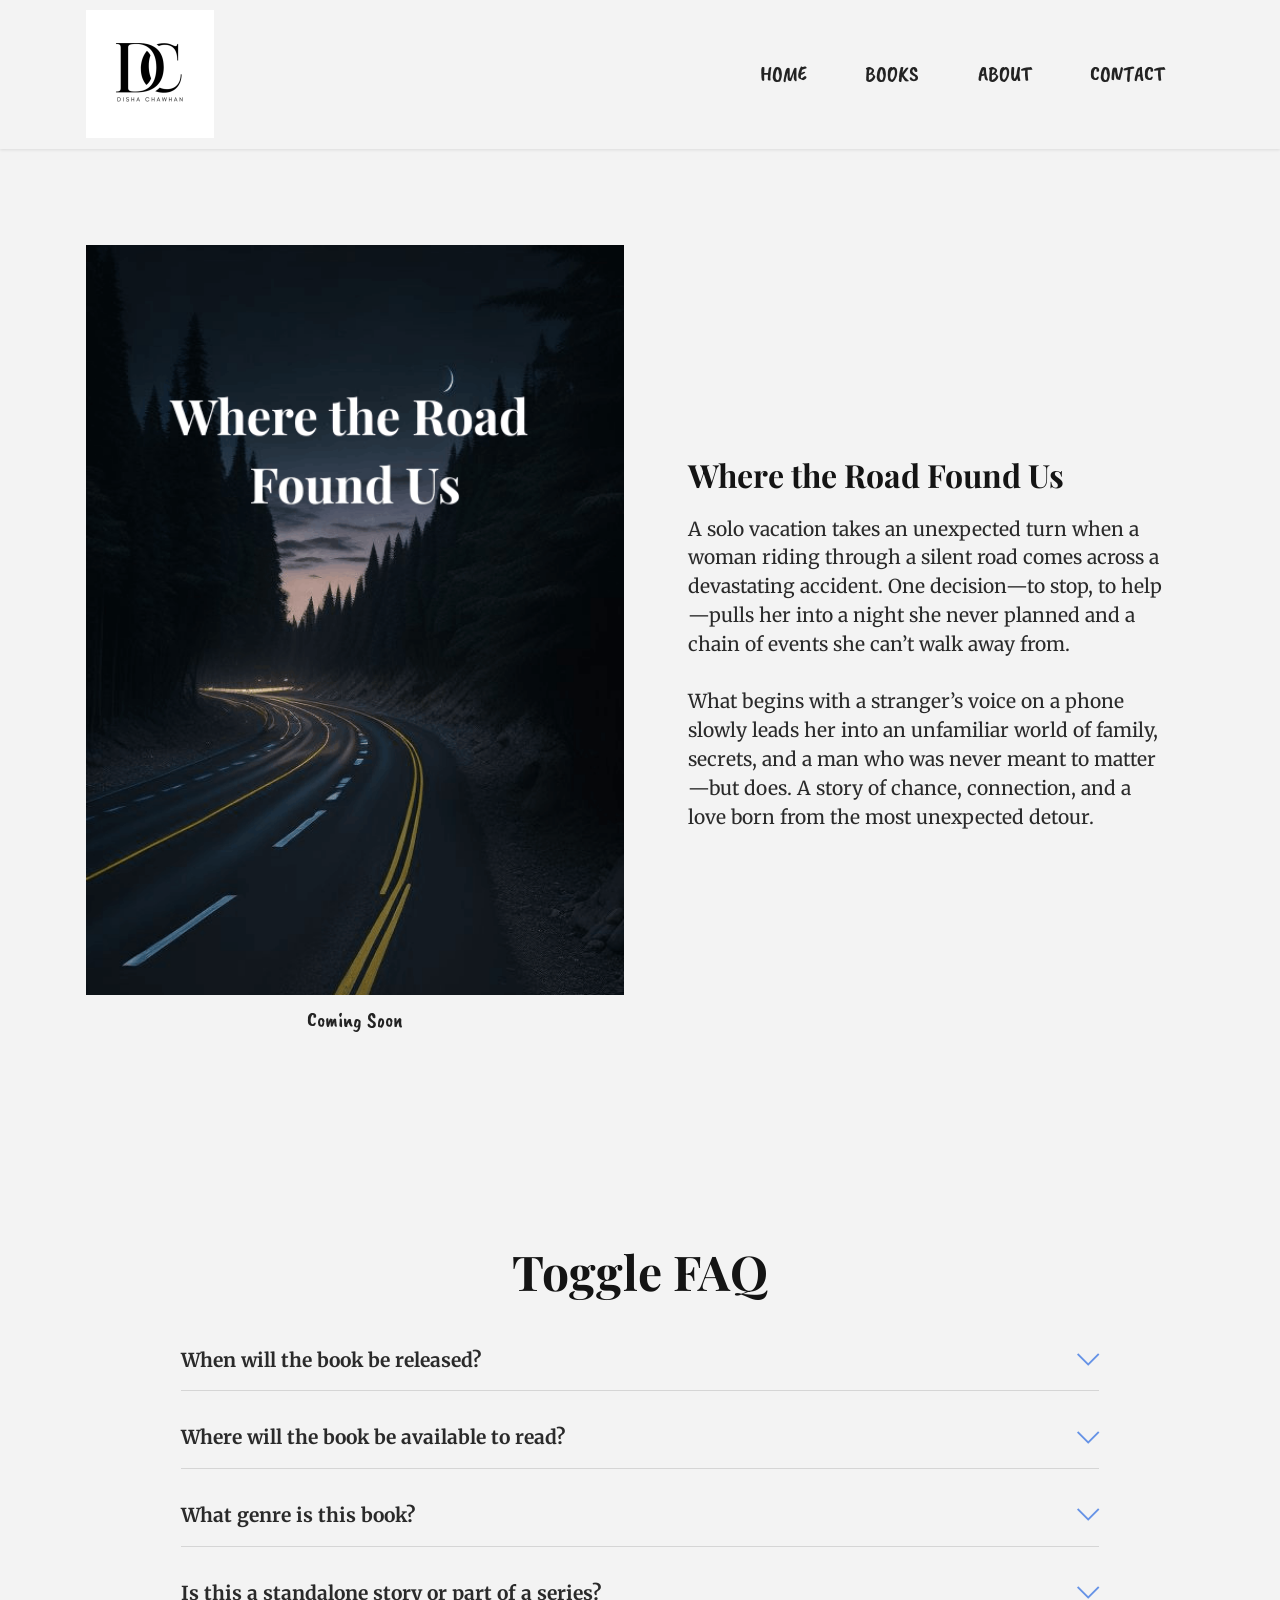
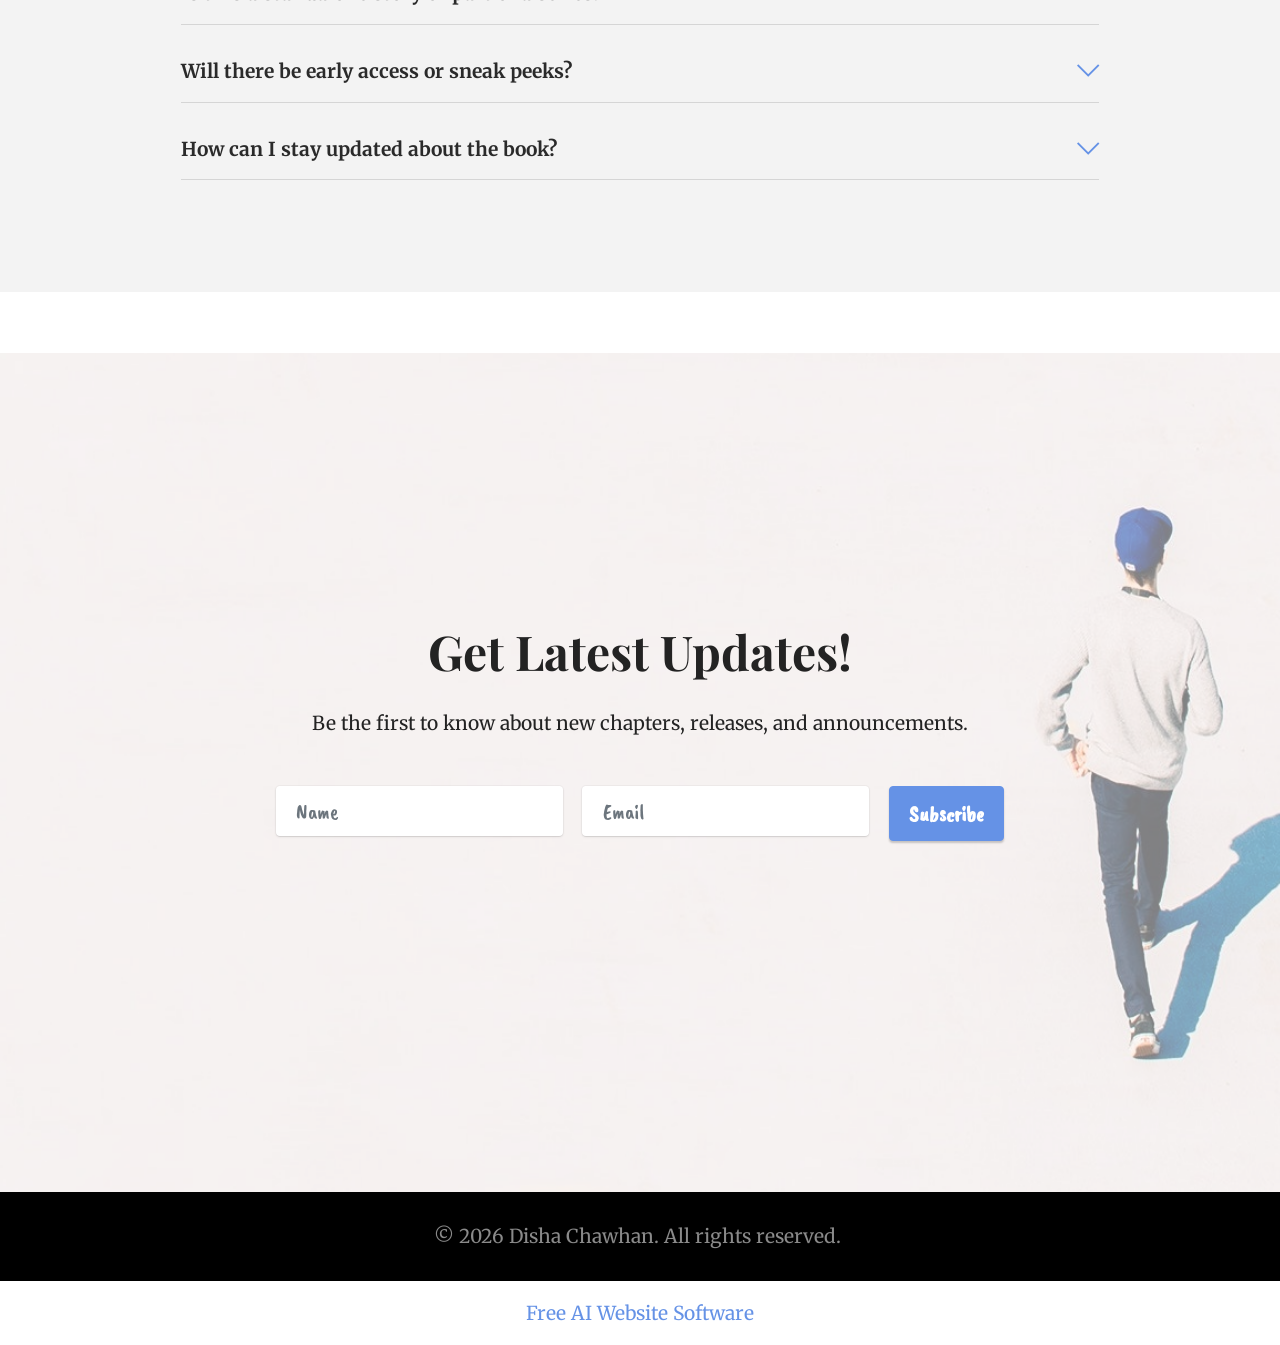
<file: page4.html>
<!DOCTYPE html>
<html  >
<head>
  <!-- Site made with Mobirise Website Builder v6.1.12, https://mobirise.com -->
  <meta charset="UTF-8">
  <meta http-equiv="X-UA-Compatible" content="IE=edge">
  <meta name="generator" content="Mobirise v6.1.12, mobirise.com">
  <meta name="viewport" content="width=device-width, initial-scale=1, minimum-scale=1">
  <link rel="shortcut icon" href="assets/images/final20logo-256x256.png" type="image/x-icon">
  <meta name="description" content="">
  
  
  <title>Coming Soon</title>
  <link rel="stylesheet" href="assets/web/assets/mobirise-icons2/mobirise2.css">
  <link rel="stylesheet" href="assets/web/assets/mobirise-icons/mobirise-icons.css">
  <link rel="stylesheet" href="assets/bootstrap/css/bootstrap.min.css">
  <link rel="stylesheet" href="assets/parallax/jarallax.css">
  <link rel="stylesheet" href="assets/dropdown/css/style.css">
  <link rel="stylesheet" href="assets/socicon/css/styles.css">
  <link rel="stylesheet" href="assets/theme/css/style.css">
  <link rel="preload" href="https://fonts.googleapis.com/css?family=Playfair+Display:400,500,600,700,800,900,400i,500i,600i,700i,800i,900i&display=swap" as="style" onload="this.onload=null;this.rel='stylesheet'">
  <noscript><link rel="stylesheet" href="https://fonts.googleapis.com/css?family=Playfair+Display:400,500,600,700,800,900,400i,500i,600i,700i,800i,900i&display=swap"></noscript>
  <link rel="preload" href="https://fonts.googleapis.com/css?family=Merriweather:300,400,500,600,700,800,900,300i,400i,500i,600i,700i,800i,900i&display=swap" as="style" onload="this.onload=null;this.rel='stylesheet'">
  <noscript><link rel="stylesheet" href="https://fonts.googleapis.com/css?family=Merriweather:300,400,500,600,700,800,900,300i,400i,500i,600i,700i,800i,900i&display=swap"></noscript>
  <link rel="preload" href="https://fonts.googleapis.com/css?family=Caveat+Brush:400&display=swap" as="style" onload="this.onload=null;this.rel='stylesheet'">
  <noscript><link rel="stylesheet" href="https://fonts.googleapis.com/css?family=Caveat+Brush:400&display=swap"></noscript>
  <link rel="preload" as="style" href="assets/mobirise/css/mbr-additional.css?v=6Oe0IW"><link rel="stylesheet" href="assets/mobirise/css/mbr-additional.css?v=6Oe0IW" type="text/css">

  
  
  
</head>
<body>
  
  <section data-bs-version="5.1" class="menu menu2 cid-v77G3tGl9w" once="menu" id="menu2-t">
    
    <nav class="navbar navbar-dropdown navbar-expand-lg">
        <div class="container">
            <div class="navbar-brand">
                <span class="navbar-logo">
                    <a href="https://mobiri.se">
                        <img src="assets/images/final20logo-256x256.png" alt="Disha Chawhan Logo" style="height: 8rem;">
                    </a>
                </span>
                
            </div>
            <button class="navbar-toggler" type="button" data-toggle="collapse" data-bs-toggle="collapse" data-target="#navbarSupportedContent" data-bs-target="#navbarSupportedContent" aria-controls="navbarNavAltMarkup" aria-expanded="false" aria-label="Toggle navigation">
                <div class="hamburger">
                    <span></span>
                    <span></span>
                    <span></span>
                    <span></span>
                </div>
            </button>
            <div class="collapse navbar-collapse" id="navbarSupportedContent">
                <ul class="navbar-nav nav-dropdown nav-right" data-app-modern-menu="true"><li class="nav-item"><a class="nav-link link text-black text-primary display-4" href="index.html" aria-expanded="false">HOME</a></li><li class="nav-item"><a class="nav-link link text-black text-primary display-4" href="page3.html">BOOKS</a></li><li class="nav-item"><a class="nav-link link text-black text-primary display-4" href="page2.html">ABOUT</a></li>
                    
                    <li class="nav-item"><a class="nav-link link text-black text-primary display-4" href="mailto:chavandisha666@gmail.com?subject=About%20the%20Book">CONTACT</a>
                    </li></ul>
                
                
            </div>
        </div>
    </nav>
</section>

<section data-bs-version="5.1" class="image1 cid-v7dqjkBlSM" id="image1-w">
    

    
    

    <div class="container">
        <div class="row align-items-center">
            <div class="col-12 col-lg-6">
                <div class="image-wrapper">
                    <img src="assets/images/where20the20road20found20us-512x714.png" alt="Where the Road Found Us Cover Page">
                    <p class="mbr-description mbr-fonts-style pt-2 align-center display-4">
                    Coming Soon</p>
                </div>
            </div>
            <div class="col-12 col-lg">
                <div class="text-wrapper">
                    <h3 class="mbr-section-title mbr-fonts-style mb-3 display-5">
                        <strong>Where the Road Found Us</strong></h3>
                    <p class="mbr-text mbr-fonts-style display-7">A solo vacation takes an unexpected turn when a woman riding through a silent road comes across a devastating accident. One decision—to stop, to help—pulls her into a night she never planned and a chain of events she can’t walk away from.<br><br>What begins with a stranger’s voice on a phone slowly leads her into an unfamiliar world of family, secrets, and a man who was never meant to matter—but does. A story of chance, connection, and a love born from the most unexpected detour.</p>
                </div>
            </div>
        </div>
    </div>
</section>

<section data-bs-version="5.1" class="content17 cid-v7dsHvdeOT" id="content17-x">

    

    
    
    
    <div class="container">
        
            <div class="row justify-content-center">
                <div class="col-12 col-md-10">
                    <div class="section-head align-center mb-4">
                        <h3 class="mbr-section-title mb-0 mbr-fonts-style display-2">
                            <strong>Toggle FAQ</strong>
                        </h3>
                        
                    </div>
                    
                    <div id="bootstrap-toggle" class="toggle-panel accordionStyles tab-content">
                        <div class="card mb-3">
                            <div class="card-header" role="tab" id="headingOne">
                                <a role="button" class="collapsed panel-title text-black" data-toggle="collapse" data-bs-toggle="collapse" data-core="" href="#collapse1_24" aria-expanded="false" aria-controls="collapse1">
                                    <h6 class="panel-title-edit mbr-fonts-style mb-0 display-7"><strong>When will the book be released?</strong></h6>
                                    <span class="sign mbr-iconfont mbri-arrow-down"></span>
                                </a>
                            </div>
                            <div id="collapse1_24" class="panel-collapse noScroll collapse" role="tabpanel" aria-labelledby="headingOne">
                                <div class="panel-body">
                                    <p class="mbr-fonts-style panel-text display-7">The book is currently in progress and will be released soon. Updates and the official release date will be shared on this website.</p>
                                </div>
                            </div>
                        </div>
                        <div class="card mb-3">
                            <div class="card-header" role="tab" id="headingTwo">
                                <a role="button" class="collapsed panel-title text-black" data-toggle="collapse" data-bs-toggle="collapse" data-core="" href="#collapse2_24" aria-expanded="false" aria-controls="collapse2">
                                    <h6 class="panel-title-edit mbr-fonts-style mb-0 display-7"><strong>Where will the book be available to read?</strong></h6>
                                    <span class="sign mbr-iconfont mbri-arrow-down"></span>
                                </a>

                            </div>
                            <div id="collapse2_24" class="panel-collapse noScroll collapse" role="tabpanel" aria-labelledby="headingTwo">
                                <div class="panel-body">
                                    <p class="mbr-fonts-style panel-text display-7">The book will be available online. Platform details will be announced closer to the release.</p>
                                </div>
                            </div>
                        </div>
                        <div class="card mb-3">
                            <div class="card-header" role="tab" id="headingThree">
                                <a role="button" class="collapsed panel-title text-black" data-toggle="collapse" data-bs-toggle="collapse" data-core="" href="#collapse3_24" aria-expanded="false" aria-controls="collapse3">
                                    <h6 class="panel-title-edit mbr-fonts-style mb-0 display-7"><strong>What genre is this book?</strong></h6>
                                    <span class="sign mbr-iconfont mbri-arrow-down"></span>
                                </a>
                            </div>
                            <div id="collapse3_24" class="panel-collapse noScroll collapse" role="tabpanel" aria-labelledby="headingThree">
                                <div class="panel-body">
                                    <p class="mbr-fonts-style panel-text display-7">This is a contemporary romance centered on fate, chance encounters, and emotional connection.</p>
                                </div>
                            </div>
                        </div>
                        <div class="card mb-3">
                            <div class="card-header" role="tab" id="headingThree">
                                <a role="button" class="collapsed panel-title text-black" data-toggle="collapse" data-bs-toggle="collapse" data-core="" href="#collapse4_24" aria-expanded="false" aria-controls="collapse4">
                                    <h6 class="panel-title-edit mbr-fonts-style mb-0 display-7"><strong>Is this a standalone story or part of a series?</strong></h6>
                                    <span class="sign mbr-iconfont mbri-arrow-down"></span>
                                </a>
                            </div>
                            <div id="collapse4_24" class="panel-collapse noScroll collapse" role="tabpanel" aria-labelledby="headingThree">
                                <div class="panel-body">
                                    <p class="mbr-fonts-style panel-text display-7">
                                       This book is a standalone story.</p>
                                </div>
                            </div>
                        </div>
                        <div class="card mb-3">
                            <div class="card-header" role="tab" id="headingThree">
                                <a role="button" class="collapsed panel-title text-black" data-toggle="collapse" data-bs-toggle="collapse" data-core="" href="#collapse5_24" aria-expanded="false" aria-controls="collapse5">
                                   <h6 class="panel-title-edit mbr-fonts-style mb-0 display-7"><strong>Will there be early access or sneak peeks?</strong></h6>
                                        <span class="mbr-iconfont mobi-mbri-arrow-down mobi-mbri"></span>
                                </a>
                            </div>
                            <div id="collapse5_24" class="panel-collapse noScroll collapse" role="tabpanel" aria-labelledby="headingThree">
                                <div class="panel-body">
                                    <p class="mbr-fonts-style panel-text display-7">
                                       Subscribers will receive updates and occasional sneak peeks before the official release.</p>
                                </div>
                            </div>
                        </div>
                        <div class="card mb-3">
                            <div class="card-header" role="tab" id="headingThree">
                                <a role="button" class="collapsed panel-title text-black" data-toggle="collapse" data-bs-toggle="collapse" data-core="" href="#collapse6_24" aria-expanded="false" aria-controls="collapse6">
                                    <h6 class="panel-title-edit mbr-fonts-style mb-0 display-7"><strong>How can I stay updated about the book?</strong></h6>
                                    <span class="mbr-iconfont mobi-mbri-arrow-down mobi-mbri"></span>
                                </a>
                            </div>
                            <div id="collapse6_24" class="panel-collapse noScroll collapse" role="tabpanel" aria-labelledby="headingThree">
                                <div class="panel-body">
                                    <p class="mbr-fonts-style panel-text display-7">
                                       You can stay updated by subscribing through the website to receive the latest news and chapter updates.</p>
                                </div>
                            </div>
                        </div>
                    </div>
                </div>
            </div>
        </div>
</section>

<section data-bs-version="5.1" class="form1 cid-v7dxl5Ch5W mbr-fullscreen mbr-parallax-background" id="form1-z">

    

    
    <div class="mbr-overlay" style="opacity: 0.5; background-color: rgb(255, 255, 255);"></div>
    <div class="container">
        <div class="row justify-content-center">
            <div class="col-lg-8 mx-auto mbr-form" data-form-type="formoid">
                <form action="https://mobirise.eu/" method="POST" class="mbr-form form-with-styler" data-form-title="Form Name"><input type="hidden" name="email" data-form-email="true" value="xEXp+wf8moMAXPhoZwN/wA5jW9mpzEcIeccMI+ANJ0dmwuTIC5S8EHh+IVmIPMFMe1cRT4uKcN/3DoFchH4zNoNas/8jtiQ34w10h43XvQah4KbOF99fDGMX99fvr8US">
                    <div class="row">
                        <div hidden="hidden" data-form-alert="" class="alert alert-success col-12">Thanks for filling out the form!</div>
                        <div hidden="hidden" data-form-alert-danger="" class="alert alert-danger col-12">
                            Oops...! some problem!
                        </div>
                    </div>
                    <div class="dragArea row">
                        <div class="col-12">
                            <h2 class="mbr-section-title mb-4 mbr-fonts-style align-center display-2">
                                <strong>Get Latest Updates!</strong>
                            </h2>
                        </div>
                        <div class="col-12">
                            <p class="mbr-text mbr-fonts-style mb-5 align-center display-7">Be the first to know about new chapters, releases, and announcements.</p>
                        </div>
                        <div class="col-md col-12 form-group mb-3" data-for="name">
                            <input type="text" name="name" placeholder="Name" data-form-field="Name" class="form-control" id="name-form1-z">
                        </div>
                        <div class="col-md col-12 form-group mb-3" data-for="email">
                            <input type="email" name="email" placeholder="Email" data-form-field="Email" class="form-control" id="email-form1-z">
                        </div>
                        <div class="mbr-section-btn col-12 col-md-auto"><button type="submit" class="btn btn-primary display-4">Subscribe</button></div>
                    </div>
                </form>
            </div>
        </div>
    </div>
</section>

<section data-bs-version="5.1" class="footer7 cid-v77FIuNHlw" once="footers" id="footer7-u">

    

    

    <div class="container">
        <div class="media-container-row align-center mbr-white">
            <div class="col-12">
                <p class="mbr-text mb-0 mbr-fonts-style display-7">© 2026 Disha Chawhan. All rights reserved.&nbsp;<br></p>
            </div>
        </div>
    </div>
</section><section class="display-7" style="padding: 0;align-items: center;justify-content: center;flex-wrap: wrap;    align-content: center;display: flex;position: relative;height: 4rem;"><a href="https://mobiri.se/" style="flex: 1 1;height: 4rem;position: absolute;width: 100%;z-index: 1;"><img alt="" style="height: 4rem;" src="[data-uri]"></a><p style="margin: 0;text-align: center;" class="display-7">&#8204;</p><a style="z-index:1" href="https://mobirise.com/builder/ai-website-builder.html">Free AI Website Software</a></section><script src="assets/bootstrap/js/bootstrap.bundle.min.js"></script>  <script src="assets/parallax/jarallax.js"></script>  <script src="assets/smoothscroll/smooth-scroll.js"></script>  <script src="assets/ytplayer/index.js"></script>  <script src="assets/dropdown/js/navbar-dropdown.js"></script>  <script src="assets/mbr-switch-arrow/mbr-switch-arrow.js"></script>  <script src="assets/theme/js/script.js"></script>  <script src="assets/formoid/formoid.min.js"></script>  
  
  
</body>
</html>
</file>
<file: assets/dropdown/css/style.css>
.navbar-dropdown {
  left: 0;
  padding: 0;
  position: absolute;
  right: 0;
  top: 0;
  transition: all 0.45s ease;
  z-index: 1030;
  background: #282828; }
  .navbar-dropdown .navbar-logo {
    margin-right: 0.8rem;
    transition: margin 0.3s ease-in-out;
    vertical-align: middle; }
    .navbar-dropdown .navbar-logo img {
      height: 3.125rem;
      transition: all 0.3s ease-in-out; }
    .navbar-dropdown .navbar-logo.mbr-iconfont {
      font-size: 3.125rem;
      line-height: 3.125rem; }
  .navbar-dropdown .navbar-caption {
    font-weight: 700;
    white-space: normal;
    vertical-align: -4px;
    line-height: 3.125rem !important; }
    .navbar-dropdown .navbar-caption, .navbar-dropdown .navbar-caption:hover {
      color: inherit;
      text-decoration: none; }
  .navbar-dropdown .mbr-iconfont + .navbar-caption {
    vertical-align: -1px; }
  .navbar-dropdown.navbar-fixed-top {
    position: fixed; }
  .navbar-dropdown .navbar-brand span {
    vertical-align: -4px; }
  .navbar-dropdown.bg-color.transparent {
    background: none; }
  .navbar-dropdown.navbar-short .navbar-brand {
    padding: 0.625rem 0; }
    .navbar-dropdown.navbar-short .navbar-brand span {
      vertical-align: -1px; }
  .navbar-dropdown.navbar-short .navbar-caption {
    line-height: 2.375rem !important;
    vertical-align: -2px; }
  .navbar-dropdown.navbar-short .navbar-logo {
    margin-right: 0.5rem; }
    .navbar-dropdown.navbar-short .navbar-logo img {
      height: 2.375rem; }
    .navbar-dropdown.navbar-short .navbar-logo.mbr-iconfont {
      font-size: 2.375rem;
      line-height: 2.375rem; }
  .navbar-dropdown.navbar-short .mbr-table-cell {
    height: 3.625rem; }
  .navbar-dropdown .navbar-close {
    left: 0.6875rem;
    position: fixed;
    top: 0.75rem;
    z-index: 1000; }
  .navbar-dropdown .hamburger-icon {
    content: "";
    display: inline-block;
    vertical-align: middle;
    width: 16px;
    -webkit-box-shadow: 0 -6px 0 1px #282828,0 0 0 1px #282828,0 6px 0 1px #282828;
    -moz-box-shadow: 0 -6px 0 1px #282828,0 0 0 1px #282828,0 6px 0 1px #282828;
    box-shadow: 0 -6px 0 1px #282828,0 0 0 1px #282828,0 6px 0 1px #282828; }

.dropdown-menu .dropdown-toggle[data-toggle="dropdown-submenu"]::after {
  border-bottom: 0.35em solid transparent;
  border-left: 0.35em solid;
  border-right: 0;
  border-top: 0.35em solid transparent;
  margin-left: 0.3rem; }

.dropdown-menu .dropdown-item:focus {
  outline: 0; }

.nav-dropdown {
  font-size: 0.75rem;
  font-weight: 500;
  height: auto !important; }
  .nav-dropdown .nav-btn {
    padding-left: 1rem; }
  .nav-dropdown .link {
    margin: .667em 1.667em;
    font-weight: 500;
    padding: 0;
    transition: color .2s ease-in-out; }
    .nav-dropdown .link.dropdown-toggle {
      margin-right: 2.583em; }
      .nav-dropdown .link.dropdown-toggle::after {
        margin-left: .25rem;
        border-top: 0.35em solid;
        border-right: 0.35em solid transparent;
        border-left: 0.35em solid transparent;
        border-bottom: 0; }
      .nav-dropdown .link.dropdown-toggle[aria-expanded="true"] {
        margin: 0;
        padding: 0.667em 3.263em  0.667em 1.667em; }
  .nav-dropdown .link::after,
  .nav-dropdown .dropdown-item::after {
    color: inherit; }
  .nav-dropdown .btn {
    font-size: 0.75rem;
    font-weight: 700;
    letter-spacing: 0;
    margin-bottom: 0;
    padding-left: 1.25rem;
    padding-right: 1.25rem; }
  .nav-dropdown .dropdown-menu {
    border-radius: 0;
    border: 0;
    left: 0;
    margin: 0;
    padding-bottom: 1.25rem;
    padding-top: 1.25rem;
    position: relative; }
  .nav-dropdown .dropdown-submenu {
    margin-left: 0.125rem;
    top: 0; }
  .nav-dropdown .dropdown-item {
    font-weight: 500;
    line-height: 2;
    padding: 0.3846em 4.615em 0.3846em 1.5385em;
    position: relative;
    transition: color .2s ease-in-out, background-color .2s ease-in-out; }
    .nav-dropdown .dropdown-item::after {
      margin-top: -0.3077em;
      position: absolute;
      right: 1.1538em;
      top: 50%; }
    .nav-dropdown .dropdown-item:focus, .nav-dropdown .dropdown-item:hover {
      background: none; }

@media (max-width: 767px) {
  .nav-dropdown.navbar-toggleable-sm {
    bottom: 0;
    display: none;
    left: 0;
    overflow-x: hidden;
    position: fixed;
    top: 0;
    transform: translateX(-100%);
    -ms-transform: translateX(-100%);
    -webkit-transform: translateX(-100%);
    width: 18.75rem;
    z-index: 999; } }
.nav-dropdown.navbar-toggleable-xl {
  bottom: 0;
  display: none;
  left: 0;
  overflow-x: hidden;
  position: fixed;
  top: 0;
  transform: translateX(-100%);
  -ms-transform: translateX(-100%);
  -webkit-transform: translateX(-100%);
  width: 18.75rem;
  z-index: 999; }

.nav-dropdown-sm {
  display: block !important;
  overflow-x: hidden;
  overflow: auto;
  padding-top: 3.875rem; }
  .nav-dropdown-sm::after {
    content: "";
    display: block;
    height: 3rem;
    width: 100%; }
  .nav-dropdown-sm.collapse.in ~ .navbar-close {
    display: block !important; }
  .nav-dropdown-sm.collapsing, .nav-dropdown-sm.collapse.in {
    transform: translateX(0);
    -ms-transform: translateX(0);
    -webkit-transform: translateX(0);
    transition: all 0.25s ease-out;
    -webkit-transition: all 0.25s ease-out;
    background: #282828; }
  .nav-dropdown-sm.collapsing[aria-expanded="false"] {
    transform: translateX(-100%);
    -ms-transform: translateX(-100%);
    -webkit-transform: translateX(-100%); }
  .nav-dropdown-sm .nav-item {
    display: block;
    margin-left: 0 !important;
    padding-left: 0; }
  .nav-dropdown-sm .link,
  .nav-dropdown-sm .dropdown-item {
    border-top: 1px dotted rgba(255, 255, 255, 0.1);
    font-size: 0.8125rem;
    line-height: 1.6;
    margin: 0 !important;
    padding: 0.875rem 2.4rem 0.875rem 1.5625rem !important;
    position: relative;
    white-space: normal; }
    .nav-dropdown-sm .link:focus, .nav-dropdown-sm .link:hover,
    .nav-dropdown-sm .dropdown-item:focus,
    .nav-dropdown-sm .dropdown-item:hover {
      background: rgba(0, 0, 0, 0.2) !important;
      color: #c0a375; }
  .nav-dropdown-sm .nav-btn {
    position: relative;
    padding: 1.5625rem 1.5625rem 0 1.5625rem; }
    .nav-dropdown-sm .nav-btn::before {
      border-top: 1px dotted rgba(255, 255, 255, 0.1);
      content: "";
      left: 0;
      position: absolute;
      top: 0;
      width: 100%; }
    .nav-dropdown-sm .nav-btn + .nav-btn {
      padding-top: 0.625rem; }
      .nav-dropdown-sm .nav-btn + .nav-btn::before {
        display: none; }
  .nav-dropdown-sm .btn {
    padding: 0.625rem 0; }
  .nav-dropdown-sm .dropdown-toggle[data-toggle="dropdown-submenu"]::after {
    margin-left: .25rem;
    border-top: 0.35em solid;
    border-right: 0.35em solid transparent;
    border-left: 0.35em solid transparent;
    border-bottom: 0; }
  .nav-dropdown-sm .dropdown-toggle[data-toggle="dropdown-submenu"][aria-expanded="true"]::after {
    border-top: 0;
    border-right: 0.35em solid transparent;
    border-left: 0.35em solid transparent;
    border-bottom: 0.35em solid; }
  .nav-dropdown-sm .dropdown-menu {
    margin: 0;
    padding: 0;
    position: relative;
    top: 0;
    left: 0;
    width: 100%;
    border: 0;
    float: none;
    border-radius: 0;
    background: none; }
  .nav-dropdown-sm .dropdown-submenu {
    left: 100%;
    margin-left: 0.125rem;
    margin-top: -1.25rem;
    top: 0; }

.navbar-toggleable-sm .nav-dropdown .dropdown-menu {
  position: absolute; }

.navbar-toggleable-sm .nav-dropdown .dropdown-submenu {
  left: 100%;
  margin-left: 0.125rem;
  margin-top: -1.25rem;
  top: 0; }

.navbar-toggleable-sm.opened .nav-dropdown .dropdown-menu {
  position: relative; }

.navbar-toggleable-sm.opened .nav-dropdown .dropdown-submenu {
  left: 0;
  margin-left: 00rem;
  margin-top: 0rem;
  top: 0; }

.is-builder .nav-dropdown.collapsing {
  transition: none !important; }
</file>
<file: assets/socicon/css/styles.css>
@charset "UTF-8";

@font-face {
  font-family: 'Socicon';
  src:  url('../fonts/socicon.eot');
  src:  url('../fonts/socicon.eot?#iefix') format('embedded-opentype'),
    url('../fonts/socicon.woff2') format('woff2'),
    url('../fonts/socicon.ttf') format('truetype'),
    url('../fonts/socicon.woff') format('woff'),
    url('../fonts/socicon.svg#socicon') format('svg');
  font-weight: normal;
  font-style: normal;
  font-display: swap;
}

[data-icon]:before {
  font-family: "socicon" !important;
  content: attr(data-icon);
  font-style: normal !important;
  font-weight: normal !important;
  font-variant: normal !important;
  text-transform: none !important;
  speak: none;
  line-height: 1;
  -webkit-font-smoothing: antialiased;
  -moz-osx-font-smoothing: grayscale;
}

[class^="socicon-"], [class*=" socicon-"] {
  /* use !important to prevent issues with browser extensions that change fonts */
  font-family: 'Socicon' !important;
  speak: none;
  font-style: normal;
  font-weight: normal;
  font-variant: normal;
  text-transform: none;
  line-height: 1;

  /* Better Font Rendering =========== */
  -webkit-font-smoothing: antialiased;
  -moz-osx-font-smoothing: grayscale;
}

.socicon-500px:before {
  content: "\e000";
}
.socicon-8tracks:before {
  content: "\e001";
}
.socicon-airbnb:before {
  content: "\e002";
}
.socicon-alliance:before {
  content: "\e003";
}
.socicon-amazon:before {
  content: "\e004";
}
.socicon-amplement:before {
  content: "\e005";
}
.socicon-android:before {
  content: "\e006";
}
.socicon-angellist:before {
  content: "\e007";
}
.socicon-apple:before {
  content: "\e008";
}
.socicon-appnet:before {
  content: "\e009";
}
.socicon-baidu:before {
  content: "\e00a";
}
.socicon-bandcamp:before {
  content: "\e00b";
}
.socicon-battlenet:before {
  content: "\e00c";
}
.socicon-mixer:before {
  content: "\e00d";
}
.socicon-bebee:before {
  content: "\e00e";
}
.socicon-bebo:before {
  content: "\e00f";
}
.socicon-behance:before {
  content: "\e010";
}
.socicon-blizzard:before {
  content: "\e011";
}
.socicon-blogger:before {
  content: "\e012";
}
.socicon-buffer:before {
  content: "\e013";
}
.socicon-chrome:before {
  content: "\e014";
}
.socicon-coderwall:before {
  content: "\e015";
}
.socicon-curse:before {
  content: "\e016";
}
.socicon-dailymotion:before {
  content: "\e017";
}
.socicon-deezer:before {
  content: "\e018";
}
.socicon-delicious:before {
  content: "\e019";
}
.socicon-deviantart:before {
  content: "\e01a";
}
.socicon-diablo:before {
  content: "\e01b";
}
.socicon-digg:before {
  content: "\e01c";
}
.socicon-discord:before {
  content: "\e01d";
}
.socicon-disqus:before {
  content: "\e01e";
}
.socicon-douban:before {
  content: "\e01f";
}
.socicon-draugiem:before {
  content: "\e020";
}
.socicon-dribbble:before {
  content: "\e021";
}
.socicon-drupal:before {
  content: "\e022";
}
.socicon-ebay:before {
  content: "\e023";
}
.socicon-ello:before {
  content: "\e024";
}
.socicon-endomodo:before {
  content: "\e025";
}
.socicon-envato:before {
  content: "\e026";
}
.socicon-etsy:before {
  content: "\e027";
}
.socicon-facebook:before {
  content: "\e028";
}
.socicon-feedburner:before {
  content: "\e029";
}
.socicon-filmweb:before {
  content: "\e02a";
}
.socicon-firefox:before {
  content: "\e02b";
}
.socicon-flattr:before {
  content: "\e02c";
}
.socicon-flickr:before {
  content: "\e02d";
}
.socicon-formulr:before {
  content: "\e02e";
}
.socicon-forrst:before {
  content: "\e02f";
}
.socicon-foursquare:before {
  content: "\e030";
}
.socicon-friendfeed:before {
  content: "\e031";
}
.socicon-github:before {
  content: "\e032";
}
.socicon-goodreads:before {
  content: "\e033";
}
.socicon-google:before {
  content: "\e034";
}
.socicon-googlescholar:before {
  content: "\e035";
}
.socicon-googlegroups:before {
  content: "\e036";
}
.socicon-googlephotos:before {
  content: "\e037";
}
.socicon-googleplus:before {
  content: "\e038";
}
.socicon-grooveshark:before {
  content: "\e039";
}
.socicon-hackerrank:before {
  content: "\e03a";
}
.socicon-hearthstone:before {
  content: "\e03b";
}
.socicon-hellocoton:before {
  content: "\e03c";
}
.socicon-heroes:before {
  content: "\e03d";
}
.socicon-smashcast:before {
  content: "\e03e";
}
.socicon-horde:before {
  content: "\e03f";
}
.socicon-houzz:before {
  content: "\e040";
}
.socicon-icq:before {
  content: "\e041";
}
.socicon-identica:before {
  content: "\e042";
}
.socicon-imdb:before {
  content: "\e043";
}
.socicon-instagram:before {
  content: "\e044";
}
.socicon-issuu:before {
  content: "\e045";
}
.socicon-istock:before {
  content: "\e046";
}
.socicon-itunes:before {
  content: "\e047";
}
.socicon-keybase:before {
  content: "\e048";
}
.socicon-lanyrd:before {
  content: "\e049";
}
.socicon-lastfm:before {
  content: "\e04a";
}
.socicon-line:before {
  content: "\e04b";
}
.socicon-linkedin:before {
  content: "\e04c";
}
.socicon-livejournal:before {
  content: "\e04d";
}
.socicon-lyft:before {
  content: "\e04e";
}
.socicon-macos:before {
  content: "\e04f";
}
.socicon-mail:before {
  content: "\e050";
}
.socicon-medium:before {
  content: "\e051";
}
.socicon-meetup:before {
  content: "\e052";
}
.socicon-mixcloud:before {
  content: "\e053";
}
.socicon-modelmayhem:before {
  content: "\e054";
}
.socicon-mumble:before {
  content: "\e055";
}
.socicon-myspace:before {
  content: "\e056";
}
.socicon-newsvine:before {
  content: "\e057";
}
.socicon-nintendo:before {
  content: "\e058";
}
.socicon-npm:before {
  content: "\e059";
}
.socicon-odnoklassniki:before {
  content: "\e05a";
}
.socicon-openid:before {
  content: "\e05b";
}
.socicon-opera:before {
  content: "\e05c";
}
.socicon-outlook:before {
  content: "\e05d";
}
.socicon-overwatch:before {
  content: "\e05e";
}
.socicon-patreon:before {
  content: "\e05f";
}
.socicon-paypal:before {
  content: "\e060";
}
.socicon-periscope:before {
  content: "\e061";
}
.socicon-persona:before {
  content: "\e062";
}
.socicon-pinterest:before {
  content: "\e063";
}
.socicon-play:before {
  content: "\e064";
}
.socicon-player:before {
  content: "\e065";
}
.socicon-playstation:before {
  content: "\e066";
}
.socicon-pocket:before {
  content: "\e067";
}
.socicon-qq:before {
  content: "\e068";
}
.socicon-quora:before {
  content: "\e069";
}
.socicon-raidcall:before {
  content: "\e06a";
}
.socicon-ravelry:before {
  content: "\e06b";
}
.socicon-reddit:before {
  content: "\e06c";
}
.socicon-renren:before {
  content: "\e06d";
}
.socicon-researchgate:before {
  content: "\e06e";
}
.socicon-residentadvisor:before {
  content: "\e06f";
}
.socicon-reverbnation:before {
  content: "\e070";
}
.socicon-rss:before {
  content: "\e071";
}
.socicon-sharethis:before {
  content: "\e072";
}
.socicon-skype:before {
  content: "\e073";
}
.socicon-slideshare:before {
  content: "\e074";
}
.socicon-smugmug:before {
  content: "\e075";
}
.socicon-snapchat:before {
  content: "\e076";
}
.socicon-songkick:before {
  content: "\e077";
}
.socicon-soundcloud:before {
  content: "\e078";
}
.socicon-spotify:before {
  content: "\e079";
}
.socicon-stackexchange:before {
  content: "\e07a";
}
.socicon-stackoverflow:before {
  content: "\e07b";
}
.socicon-starcraft:before {
  content: "\e07c";
}
.socicon-stayfriends:before {
  content: "\e07d";
}
.socicon-steam:before {
  content: "\e07e";
}
.socicon-storehouse:before {
  content: "\e07f";
}
.socicon-strava:before {
  content: "\e080";
}
.socicon-streamjar:before {
  content: "\e081";
}
.socicon-stumbleupon:before {
  content: "\e082";
}
.socicon-swarm:before {
  content: "\e083";
}
.socicon-teamspeak:before {
  content: "\e084";
}
.socicon-teamviewer:before {
  content: "\e085";
}
.socicon-technorati:before {
  content: "\e086";
}
.socicon-telegram:before {
  content: "\e087";
}
.socicon-tripadvisor:before {
  content: "\e088";
}
.socicon-tripit:before {
  content: "\e089";
}
.socicon-triplej:before {
  content: "\e08a";
}
.socicon-tumblr:before {
  content: "\e08b";
}
.socicon-twitch:before {
  content: "\e08c";
}
.socicon-twitter:before {
  content: "\e08d";
}
.socicon-uber:before {
  content: "\e08e";
}
.socicon-ventrilo:before {
  content: "\e08f";
}
.socicon-viadeo:before {
  content: "\e090";
}
.socicon-viber:before {
  content: "\e091";
}
.socicon-viewbug:before {
  content: "\e092";
}
.socicon-vimeo:before {
  content: "\e093";
}
.socicon-vine:before {
  content: "\e094";
}
.socicon-vkontakte:before {
  content: "\e095";
}
.socicon-warcraft:before {
  content: "\e096";
}
.socicon-wechat:before {
  content: "\e097";
}
.socicon-weibo:before {
  content: "\e098";
}
.socicon-whatsapp:before {
  content: "\e099";
}
.socicon-wikipedia:before {
  content: "\e09a";
}
.socicon-windows:before {
  content: "\e09b";
}
.socicon-wordpress:before {
  content: "\e09c";
}
.socicon-wykop:before {
  content: "\e09d";
}
.socicon-xbox:before {
  content: "\e09e";
}
.socicon-xing:before {
  content: "\e09f";
}
.socicon-yahoo:before {
  content: "\e0a0";
}
.socicon-yammer:before {
  content: "\e0a1";
}
.socicon-yandex:before {
  content: "\e0a2";
}
.socicon-yelp:before {
  content: "\e0a3";
}
.socicon-younow:before {
  content: "\e0a4";
}
.socicon-youtube:before {
  content: "\e0a5";
}
.socicon-zapier:before {
  content: "\e0a6";
}
.socicon-zerply:before {
  content: "\e0a7";
}
.socicon-zomato:before {
  content: "\e0a8";
}
.socicon-zynga:before {
  content: "\e0a9";
}
.socicon-bluesky:before {
  content: "\e0aa";
}
.socicon-threads:before {
  content: "\e0ab";
}
.socicon-spreadshirt:before {
  content: "\e901";
}
.socicon-gamejolt:before {
  content: "\e902";
}
.socicon-trello:before {
  content: "\e903";
}
.socicon-tunein:before {
  content: "\e904";
}
.socicon-bloglovin:before {
  content: "\e905";
}
.socicon-gamewisp:before {
  content: "\e906";
}
.socicon-messenger:before {
  content: "\e907";
}
.socicon-pandora:before {
  content: "\e908";
}
.socicon-augment:before {
  content: "\e909";
}
.socicon-bitbucket:before {
  content: "\e90a";
}
.socicon-fyuse:before {
  content: "\e90b";
}
.socicon-yt-gaming:before {
  content: "\e90c";
}
.socicon-sketchfab:before {
  content: "\e90d";
}
.socicon-mobcrush:before {
  content: "\e90e";
}
.socicon-microsoft:before {
  content: "\e90f";
}
.socicon-realtor:before {
  content: "\e910";
}
.socicon-tidal:before {
  content: "\e911";
}
.socicon-qobuz:before {
  content: "\e912";
}
.socicon-natgeo:before {
  content: "\e913";
}
.socicon-mastodon:before {
  content: "\e914";
}
.socicon-unsplash:before {
  content: "\e915";
}
.socicon-homeadvisor:before {
  content: "\e916";
}
.socicon-angieslist:before {
  content: "\e917";
}
.socicon-codepen:before {
  content: "\e918";
}
.socicon-slack:before {
  content: "\e919";
}
.socicon-openaigym:before {
  content: "\e91a";
}
.socicon-logmein:before {
  content: "\e91b";
}
.socicon-fiverr:before {
  content: "\e91c";
}
.socicon-gotomeeting:before {
  content: "\e91d";
}
.socicon-aliexpress:before {
  content: "\e91e";
}
.socicon-guru:before {
  content: "\e91f";
}
.socicon-appstore:before {
  content: "\e920";
}
.socicon-homes:before {
  content: "\e921";
}
.socicon-zoom:before {
  content: "\e922";
}
.socicon-alibaba:before {
  content: "\e923";
}
.socicon-craigslist:before {
  content: "\e924";
}
.socicon-wix:before {
  content: "\e925";
}
.socicon-redfin:before {
  content: "\e926";
}
.socicon-googlecalendar:before {
  content: "\e927";
}
.socicon-shopify:before {
  content: "\e928";
}
.socicon-freelancer:before {
  content: "\e929";
}
.socicon-seedrs:before {
  content: "\e92a";
}
.socicon-bing:before {
  content: "\e92b";
}
.socicon-doodle:before {
  content: "\e92c";
}
.socicon-bonanza:before {
  content: "\e92d";
}
.socicon-squarespace:before {
  content: "\e92e";
}
.socicon-toptal:before {
  content: "\e92f";
}
.socicon-gust:before {
  content: "\e930";
}
.socicon-ask:before {
  content: "\e931";
}
.socicon-trulia:before {
  content: "\e932";
}
.socicon-loomly:before {
  content: "\e933";
}
.socicon-ghost:before {
  content: "\e934";
}
.socicon-upwork:before {
  content: "\e935";
}
.socicon-fundable:before {
  content: "\e936";
}
.socicon-booking:before {
  content: "\e937";
}
.socicon-googlemaps:before {
  content: "\e938";
}
.socicon-zillow:before {
  content: "\e939";
}
.socicon-niconico:before {
  content: "\e93a";
}
.socicon-toneden:before {
  content: "\e93b";
}
.socicon-crunchbase:before {
  content: "\e93c";
}
.socicon-homefy:before {
  content: "\e93d";
}
.socicon-calendly:before {
  content: "\e93e";
}
.socicon-livemaster:before {
  content: "\e93f";
}
.socicon-udemy:before {
  content: "\e940";
}
.socicon-codered:before {
  content: "\e941";
}
.socicon-origin:before {
  content: "\e942";
}
.socicon-nextdoor:before {
  content: "\e943";
}
.socicon-portfolio:before {
  content: "\e944";
}
.socicon-instructables:before {
  content: "\e945";
}
.socicon-gitlab:before {
  content: "\e946";
}
.socicon-hackernews:before {
  content: "\e947";
}
.socicon-smashwords:before {
  content: "\e948";
}
.socicon-kobo:before {
  content: "\e949";
}
.socicon-bookbub:before {
  content: "\e94a";
}
.socicon-mailru:before {
  content: "\e94b";
}
.socicon-moddb:before {
  content: "\e94c";
}
.socicon-indiedb:before {
  content: "\e94d";
}
.socicon-traxsource:before {
  content: "\e94e";
}
.socicon-gamefor:before {
  content: "\e94f";
}
.socicon-pixiv:before {
  content: "\e950";
}
.socicon-myanimelist:before {
  content: "\e951";
}
.socicon-blackberry:before {
  content: "\e952";
}
.socicon-wickr:before {
  content: "\e953";
}
.socicon-spip:before {
  content: "\e954";
}
.socicon-napster:before {
  content: "\e955";
}
.socicon-beatport:before {
  content: "\e956";
}
.socicon-hackerone:before {
  content: "\e957";
}
.socicon-internet:before {
  content: "\e958";
}
.socicon-ubuntu:before {
  content: "\e959";
}
.socicon-artstation:before {
  content: "\e95a";
}
.socicon-invision:before {
  content: "\e95b";
}
.socicon-torial:before {
  content: "\e95c";
}
.socicon-collectorz:before {
  content: "\e95d";
}
.socicon-seenthis:before {
  content: "\e95e";
}
.socicon-googleplaymusic:before {
  content: "\e95f";
}
.socicon-debian:before {
  content: "\e960";
}
.socicon-filmfreeway:before {
  content: "\e961";
}
.socicon-gnome:before {
  content: "\e962";
}
.socicon-itchio:before {
  content: "\e963";
}
.socicon-jamendo:before {
  content: "\e964";
}
.socicon-mix:before {
  content: "\e965";
}
.socicon-sharepoint:before {
  content: "\e966";
}
.socicon-tinder:before {
  content: "\e967";
}
.socicon-windguru:before {
  content: "\e968";
}
.socicon-cdbaby:before {
  content: "\e969";
}
.socicon-elementaryos:before {
  content: "\e96a";
}
.socicon-stage32:before {
  content: "\e96b";
}
.socicon-tiktok:before {
  content: "\e96c";
}
.socicon-gitter:before {
  content: "\e96d";
}
.socicon-letterboxd:before {
  content: "\e96e";
}
.socicon-threema:before {
  content: "\e96f";
}
.socicon-splice:before {
  content: "\e970";
}
.socicon-metapop:before {
  content: "\e971";
}
.socicon-naver:before {
  content: "\e972";
}
.socicon-remote:before {
  content: "\e973";
}
.socicon-flipboard:before {
  content: "\e974";
}
.socicon-googlehangouts:before {
  content: "\e975";
}
.socicon-dlive:before {
  content: "\e976";
}
.socicon-vsco:before {
  content: "\e977";
}
.socicon-stitcher:before {
  content: "\e978";
}
.socicon-avvo:before {
  content: "\e979";
}
.socicon-redbubble:before {
  content: "\e97a";
}
.socicon-society6:before {
  content: "\e97b";
}
.socicon-zazzle:before {
  content: "\e97c";
}
.socicon-eitaa:before {
  content: "\e97d";
}
.socicon-soroush:before {
  content: "\e97e";
}
.socicon-bale:before {
  content: "\e97f";
}
</file>
<file: assets/theme/css/style.css>
@charset "UTF-8";
section {
  background-color: #ffffff;
}

body {
  font-style: normal;
  line-height: 1.5;
  font-weight: 400;
  color: #232323;
  position: relative;
}

button {
  background-color: transparent;
  border-color: transparent;
}

section,
.container,
.container-fluid {
  position: relative;
  word-wrap: break-word;
}

a.mbr-iconfont:hover {
  text-decoration: none;
}

.article .lead p,
.article .lead ul,
.article .lead ol,
.article .lead pre,
.article .lead blockquote {
  margin-bottom: 0;
}

a {
  font-style: normal;
  font-weight: 400;
  cursor: pointer;
}
a, a:hover {
  text-decoration: none;
}

.mbr-section-title {
  font-style: normal;
  line-height: 1.3;
}

.mbr-section-subtitle {
  line-height: 1.3;
}

.mbr-text {
  font-style: normal;
  line-height: 1.7;
}

h1,
h2,
h3,
h4,
h5,
h6,
.display-1,
.display-2,
.display-4,
.display-5,
.display-7,
span,
p,
a {
  line-height: 1;
  word-break: break-word;
  word-wrap: break-word;
  font-weight: 400;
}

b,
strong {
  font-weight: bold;
}

input:-webkit-autofill, input:-webkit-autofill:hover, input:-webkit-autofill:focus, input:-webkit-autofill:active {
  transition-delay: 9999s;
  -webkit-transition-property: background-color, color;
  transition-property: background-color, color;
}

textarea[type=hidden] {
  display: none;
}

section {
  background-position: 50% 50%;
  background-repeat: no-repeat;
  background-size: cover;
}
section .mbr-background-video,
section .mbr-background-video-preview {
  position: absolute;
  bottom: 0;
  left: 0;
  right: 0;
  top: 0;
}

.hidden {
  visibility: hidden;
}

.mbr-z-index20 {
  z-index: 20;
}

/*! Base colors */
.mbr-white {
  color: #ffffff;
}

.mbr-black {
  color: #111111;
}

.mbr-bg-white {
  background-color: #ffffff;
}

.mbr-bg-black {
  background-color: #000000;
}

/*! Text-aligns */
.align-left {
  text-align: left;
}

.align-center {
  text-align: center;
}

.align-right {
  text-align: right;
}

/*! Font-weight  */
.mbr-light {
  font-weight: 300;
}

.mbr-regular {
  font-weight: 400;
}

.mbr-semibold {
  font-weight: 500;
}

.mbr-bold {
  font-weight: 700;
}

/*! Media  */
.media-content {
  flex-basis: 100%;
}

.media-container-row {
  display: flex;
  flex-direction: row;
  flex-wrap: wrap;
  justify-content: center;
  align-content: center;
  align-items: start;
}
.media-container-row .media-size-item {
  width: 400px;
}

.media-container-column {
  display: flex;
  flex-direction: column;
  flex-wrap: wrap;
  justify-content: center;
  align-content: center;
  align-items: stretch;
}
.media-container-column > * {
  width: 100%;
}

@media (min-width: 992px) {
  .media-container-row {
    flex-wrap: nowrap;
  }
}
figure {
  margin-bottom: 0;
  overflow: hidden;
}

figure[mbr-media-size] {
  transition: width 0.1s;
}

img,
iframe {
  display: block;
  width: 100%;
}

.card {
  background-color: transparent;
  border: none;
}

.card-box {
  width: 100%;
}

.card-img {
  text-align: center;
  flex-shrink: 0;
  -webkit-flex-shrink: 0;
}

.media {
  max-width: 100%;
  margin: 0 auto;
}

.mbr-figure {
  align-self: center;
}

.media-container > div {
  max-width: 100%;
}

.mbr-figure img,
.card-img img {
  width: 100%;
}

@media (max-width: 991px) {
  .media-size-item {
    width: auto !important;
  }

  .media {
    width: auto;
  }

  .mbr-figure {
    width: 100% !important;
  }
}
/*! Buttons */
.mbr-section-btn {
  margin-left: -0.6rem;
  margin-right: -0.6rem;
  font-size: 0;
}

.btn {
  font-weight: 600;
  border-width: 1px;
  font-style: normal;
  margin: 0.6rem 0.6rem;
  white-space: normal;
  transition: all 0.2s ease-in-out;
  display: inline-flex;
  align-items: center;
  justify-content: center;
  word-break: break-word;
}

.btn-sm {
  font-weight: 600;
  letter-spacing: 0px;
  transition: all 0.3s ease-in-out;
}

.btn-md {
  font-weight: 600;
  letter-spacing: 0px;
  transition: all 0.3s ease-in-out;
}

.btn-lg {
  font-weight: 600;
  letter-spacing: 0px;
  transition: all 0.3s ease-in-out;
}

.btn-form {
  margin: 0;
}
.btn-form:hover {
  cursor: pointer;
}

nav .mbr-section-btn {
  margin-left: 0rem;
  margin-right: 0rem;
}

/*! Btn icon margin */
.btn .mbr-iconfont,
.btn.btn-sm .mbr-iconfont {
  order: 1;
  cursor: pointer;
  margin-left: 0.5rem;
  vertical-align: sub;
}

.btn.btn-md .mbr-iconfont,
.btn.btn-md .mbr-iconfont {
  margin-left: 0.8rem;
}

.mbr-regular {
  font-weight: 400;
}

.mbr-semibold {
  font-weight: 500;
}

.mbr-bold {
  font-weight: 700;
}

[type=submit] {
  -webkit-appearance: none;
}

/*! Full-screen */
.mbr-fullscreen .mbr-overlay {
  min-height: 100vh;
}

.mbr-fullscreen {
  display: flex;
  display: -moz-flex;
  display: -ms-flex;
  display: -o-flex;
  align-items: center;
  min-height: 100vh;
  padding-top: 3rem;
  padding-bottom: 3rem;
}

/*! Map */
.map {
  height: 25rem;
  position: relative;
}
.map iframe {
  width: 100%;
  height: 100%;
}

/*! Scroll to top arrow */
.mbr-arrow-up {
  bottom: 25px;
  right: 90px;
  position: fixed;
  text-align: right;
  z-index: 5000;
  color: #ffffff;
  font-size: 22px;
}

.mbr-arrow-up a {
  background: rgba(0, 0, 0, 0.2);
  border-radius: 50%;
  color: #fff;
  display: inline-block;
  height: 60px;
  width: 60px;
  border: 2px solid #fff;
  outline-style: none !important;
  position: relative;
  text-decoration: none;
  transition: all 0.3s ease-in-out;
  cursor: pointer;
  text-align: center;
}
.mbr-arrow-up a:hover {
  background-color: rgba(0, 0, 0, 0.4);
}
.mbr-arrow-up a i {
  line-height: 60px;
}

.mbr-arrow-up-icon {
  display: block;
  color: #fff;
}

.mbr-arrow-up-icon::before {
  content: "›";
  display: inline-block;
  font-family: serif;
  font-size: 22px;
  line-height: 1;
  font-style: normal;
  position: relative;
  top: 6px;
  left: -4px;
  transform: rotate(-90deg);
}

/*! Arrow Down */
.mbr-arrow {
  position: absolute;
  bottom: 45px;
  left: 50%;
  width: 60px;
  height: 60px;
  cursor: pointer;
  background-color: rgba(80, 80, 80, 0.5);
  border-radius: 50%;
  transform: translateX(-50%);
}
@media (max-width: 767px) {
  .mbr-arrow {
    display: none;
  }
}
.mbr-arrow > a {
  display: inline-block;
  text-decoration: none;
  outline-style: none;
  -webkit-animation: arrowdown 1.7s ease-in-out infinite;
          animation: arrowdown 1.7s ease-in-out infinite;
  color: #ffffff;
}
.mbr-arrow > a > i {
  position: absolute;
  top: -2px;
  left: 15px;
  font-size: 2rem;
}

#scrollToTop a i::before {
  content: "";
  position: absolute;
  display: block;
  border-bottom: 2.5px solid #fff;
  border-left: 2.5px solid #fff;
  width: 27.8%;
  height: 27.8%;
  left: 50%;
  top: 51%;
  transform: translateY(-30%) translateX(-50%) rotate(135deg);
}

@keyframes arrowdown {
  0% {
    transform: translateY(0px);
  }
  50% {
    transform: translateY(-5px);
  }
  100% {
    transform: translateY(0px);
  }
}
@-webkit-keyframes arrowdown {
  0% {
    transform: translateY(0px);
  }
  50% {
    transform: translateY(-5px);
  }
  100% {
    transform: translateY(0px);
  }
}
@media (max-width: 500px) {
  .mbr-arrow-up {
    left: 0;
    right: 0;
    text-align: center;
  }
}
/*Gradients animation*/
@keyframes gradient-animation {
  from {
    background-position: 0% 100%;
    -webkit-animation-timing-function: ease-in-out;
            animation-timing-function: ease-in-out;
  }
  to {
    background-position: 100% 0%;
    -webkit-animation-timing-function: ease-in-out;
            animation-timing-function: ease-in-out;
  }
}
@-webkit-keyframes gradient-animation {
  from {
    background-position: 0% 100%;
    -webkit-animation-timing-function: ease-in-out;
            animation-timing-function: ease-in-out;
  }
  to {
    background-position: 100% 0%;
    -webkit-animation-timing-function: ease-in-out;
            animation-timing-function: ease-in-out;
  }
}
.bg-gradient {
  background-size: 200% 200%;
  animation: gradient-animation 5s infinite alternate;
  -webkit-animation: gradient-animation 5s infinite alternate;
}

.menu .navbar-brand {
  display: -webkit-flex;
}
.menu .navbar-brand span {
  display: flex;
  display: -webkit-flex;
}
.menu .navbar-brand .navbar-caption-wrap {
  display: -webkit-flex;
}
.menu .navbar-brand .navbar-logo img {
  display: -webkit-flex;
  width: auto;
}
@media (min-width: 768px) and (max-width: 991px) {
  .menu .navbar-toggleable-sm .navbar-nav {
    display: -ms-flexbox;
  }
}
@media (max-width: 991px) {
  .menu .navbar-collapse {
    max-height: 93.5vh;
  }
  .menu .navbar-collapse.show {
    overflow: auto;
  }
}
@media (min-width: 992px) {
  .menu .navbar-nav.nav-dropdown {
    display: -webkit-flex;
  }
  .menu .navbar-toggleable-sm .navbar-collapse {
    display: -webkit-flex !important;
  }
  .menu .collapsed .navbar-collapse {
    max-height: 93.5vh;
  }
  .menu .collapsed .navbar-collapse.show {
    overflow: auto;
  }
}
@media (max-width: 767px) {
  .menu .navbar-collapse {
    max-height: 80vh;
  }
}

.nav-link .mbr-iconfont {
  margin-right: 0.5rem;
}

.navbar {
  display: -webkit-flex;
  -webkit-flex-wrap: wrap;
  -webkit-align-items: center;
  -webkit-justify-content: space-between;
}

.navbar-collapse {
  -webkit-flex-basis: 100%;
  -webkit-flex-grow: 1;
  -webkit-align-items: center;
}

.nav-dropdown .link {
  padding: 0.667em 1.667em !important;
  margin: 0 !important;
}

.nav {
  display: -webkit-flex;
  -webkit-flex-wrap: wrap;
}

.row {
  display: -webkit-flex;
  -webkit-flex-wrap: wrap;
}

.justify-content-center {
  -webkit-justify-content: center;
}

.form-inline {
  display: -webkit-flex;
}

.card-wrapper {
  -webkit-flex: 1;
}

.carousel-control {
  z-index: 10;
  display: -webkit-flex;
}

.carousel-controls {
  display: -webkit-flex;
}

.media {
  display: -webkit-flex;
}

.form-group:focus {
  outline: none;
}

.jq-selectbox__select {
  padding: 7px 0;
  position: relative;
}

.jq-selectbox__dropdown {
  overflow: hidden;
  border-radius: 10px;
  position: absolute;
  top: 100%;
  left: 0 !important;
  width: 100% !important;
}

.jq-selectbox__trigger-arrow {
  right: 0;
  transform: translateY(-50%);
}

.jq-selectbox li {
  padding: 1.07em 0.5em;
}

input[type=range] {
  padding-left: 0 !important;
  padding-right: 0 !important;
}

.modal-dialog,
.modal-content {
  height: 100%;
}

.modal-dialog .carousel-inner {
  height: calc(100vh - 1.75rem);
}
@media (max-width: 575px) {
  .modal-dialog .carousel-inner {
    height: calc(100vh - 1rem);
  }
}

.carousel-item {
  text-align: center;
}

.carousel-item img {
  margin: auto;
}

.navbar-toggler {
  align-self: flex-start;
  padding: 0.25rem 0.75rem;
  font-size: 1.25rem;
  line-height: 1;
  background: transparent;
  border: 1px solid transparent;
  border-radius: 0.25rem;
}

.navbar-toggler:focus,
.navbar-toggler:hover {
  text-decoration: none;
  box-shadow: none;
}

.navbar-toggler-icon {
  display: inline-block;
  width: 1.5em;
  height: 1.5em;
  vertical-align: middle;
  content: "";
  background: no-repeat center center;
  background-size: 100% 100%;
}

.navbar-toggler-left {
  position: absolute;
  left: 1rem;
}

.navbar-toggler-right {
  position: absolute;
  right: 1rem;
}

.card-img {
  width: auto;
}

.menu .navbar.collapsed:not(.beta-menu) {
  flex-direction: column;
}

.carousel-item.active,
.carousel-item-next,
.carousel-item-prev {
  display: flex;
}

.note-air-layout .dropup .dropdown-menu,
.note-air-layout .navbar-fixed-bottom .dropdown .dropdown-menu {
  bottom: initial !important;
}

html,
body {
  height: auto;
  min-height: 100vh;
}

.dropup .dropdown-toggle::after {
  display: none;
}

.form-asterisk {
  font-family: initial;
  position: absolute;
  top: -2px;
  font-weight: normal;
}

.form-control-label {
  position: relative;
  cursor: pointer;
  margin-bottom: 0.357em;
  padding: 0;
}

.alert {
  color: #ffffff;
  border-radius: 0;
  border: 0;
  font-size: 1.1rem;
  line-height: 1.5;
  margin-bottom: 1.875rem;
  padding: 1.25rem;
  position: relative;
  text-align: center;
}
.alert.alert-form::after {
  background-color: inherit;
  bottom: -7px;
  content: "";
  display: block;
  height: 14px;
  left: 50%;
  margin-left: -7px;
  position: absolute;
  transform: rotate(45deg);
  width: 14px;
}

.form-control {
  background-color: #ffffff;
  background-clip: border-box;
  color: #232323;
  line-height: 1rem !important;
  height: auto;
  padding: 0.6rem 1.2rem;
  transition: border-color 0.25s ease 0s;
  border: 1px solid transparent !important;
  border-radius: 4px;
  box-shadow: rgba(0, 0, 0, 0.07) 0px 1px 1px 0px, rgba(0, 0, 0, 0.07) 0px 1px 3px 0px, rgba(0, 0, 0, 0.03) 0px 0px 0px 1px;
}
.form-active .form-control:invalid {
  border-color: red;
}

form .row {
  margin-left: -0.6rem;
  margin-right: -0.6rem;
}
form .row [class*=col] {
  padding-left: 0.6rem;
  padding-right: 0.6rem;
}

form .mbr-section-btn {
  margin: 0;
  padding-left: 0.6rem;
  padding-right: 0.6rem;
}

form .btn {
  display: flex;
  padding: 0.6rem 1.2rem;
  margin: 0;
}

form .form-check-input {
  margin-top: 0.5;
}

textarea.form-control {
  line-height: 1.5rem !important;
}

.form-group {
  margin-bottom: 1.2rem;
}

.form-control,
form .btn {
  min-height: 48px;
}

.gdpr-block label span.textGDPR input[name=gdpr] {
  top: 7px;
}

.form-control:focus {
  box-shadow: none;
}

:focus {
  outline: none;
}

.mbr-overlay {
  background-color: #000;
  bottom: 0;
  left: 0;
  opacity: 0.5;
  position: absolute;
  right: 0;
  top: 0;
  z-index: 0;
  pointer-events: none;
}

blockquote {
  font-style: italic;
  padding: 3rem;
  font-size: 1.09rem;
  position: relative;
  border-left: 3px solid;
}

ul,
ol,
pre,
blockquote {
  margin-bottom: 2.3125rem;
}

.mt-4 {
  margin-top: 2rem !important;
}

.mb-4 {
  margin-bottom: 2rem !important;
}

@media (min-width: 992px) {
  .container {
    padding-left: 16px;
    padding-right: 16px;
  }

  .row {
    margin-left: -16px;
    margin-right: -16px;
  }
  .row > [class*=col] {
    padding-left: 16px;
    padding-right: 16px;
  }
}
@media (min-width: 768px) {
  .container-fluid {
    padding-left: 32px;
    padding-right: 32px;
  }
}
@media (min-width: 768px) and (max-width: 991px) {
  .mbr-container {
    padding-left: 32px;
    padding-right: 32px;
  }
}
@media (max-width: 767px) {
  .mbr-container {
    padding-left: 16px;
    padding-right: 16px;
  }
}
.card-wrapper,
.item-wrapper {
  overflow: hidden;
}

.app-video-wrapper > img {
  opacity: 1;
}

.item {
  position: relative;
}

.dropdown-menu .dropdown-menu {
  left: 100%;
}

.dropdown-item + .dropdown-menu {
  display: none;
}

.dropdown-item:hover + .dropdown-menu,
.dropdown-menu:hover {
  display: block;
}

@media (min-aspect-ratio: 16/9) {
  .mbr-video-foreground {
    height: 300% !important;
    top: -100% !important;
  }
}
@media (max-aspect-ratio: 16/9) {
  .mbr-video-foreground {
    width: 300% !important;
    left: -100% !important;
  }
}.engine {
	position: absolute;
	text-indent: -2400px;
	text-align: center;
	padding: 0;
	top: 0;
	left: -2400px;
}
</file>
<file: assets/mobirise/css/mbr-additional.css>
body {
  font-family: Jost;
}
.display-1 {
  font-family: 'Playfair Display', serif;
  font-size: 4.6rem;
  line-height: 1.1;
}
.display-1 > .mbr-iconfont {
  font-size: 5.75rem;
}
.display-2 {
  font-family: 'Playfair Display', serif;
  font-size: 3rem;
  line-height: 1.1;
}
.display-2 > .mbr-iconfont {
  font-size: 3.75rem;
}
.display-4 {
  font-family: 'Caveat Brush', handwriting;
  font-size: 1.4rem;
  line-height: 1.5;
}
.display-4 > .mbr-iconfont {
  font-size: 1.75rem;
}
.display-5 {
  font-family: 'Playfair Display', serif;
  font-size: 2rem;
  line-height: 1.5;
}
.display-5 > .mbr-iconfont {
  font-size: 2.5rem;
}
.display-7 {
  font-family: 'Merriweather', serif;
  font-size: 1.2rem;
  line-height: 1.5;
}
.display-7 > .mbr-iconfont {
  font-size: 1.5rem;
}
/* ---- Fluid typography for mobile devices ---- */
/* 1.4 - font scale ratio ( bootstrap == 1.42857 ) */
/* 100vw - current viewport width */
/* (48 - 20)  48 == 48rem == 768px, 20 == 20rem == 320px(minimal supported viewport) */
/* 0.65 - min scale variable, may vary */
@media (max-width: 992px) {
  .display-1 {
    font-size: 3.68rem;
  }
}
@media (max-width: 768px) {
  .display-1 {
    font-size: 3.22rem;
    font-size: calc( 2.26rem + (4.6 - 2.26) * ((100vw - 20rem) / (48 - 20)));
    line-height: calc( 1.1 * (2.26rem + (4.6 - 2.26) * ((100vw - 20rem) / (48 - 20))));
  }
  .display-2 {
    font-size: 2.4rem;
    font-size: calc( 1.7rem + (3 - 1.7) * ((100vw - 20rem) / (48 - 20)));
    line-height: calc( 1.3 * (1.7rem + (3 - 1.7) * ((100vw - 20rem) / (48 - 20))));
  }
  .display-4 {
    font-size: 1.12rem;
    font-size: calc( 1.14rem + (1.4 - 1.14) * ((100vw - 20rem) / (48 - 20)));
    line-height: calc( 1.4 * (1.14rem + (1.4 - 1.14) * ((100vw - 20rem) / (48 - 20))));
  }
  .display-5 {
    font-size: 1.6rem;
    font-size: calc( 1.35rem + (2 - 1.35) * ((100vw - 20rem) / (48 - 20)));
    line-height: calc( 1.4 * (1.35rem + (2 - 1.35) * ((100vw - 20rem) / (48 - 20))));
  }
  .display-7 {
    font-size: 0.96rem;
    font-size: calc( 1.07rem + (1.2 - 1.07) * ((100vw - 20rem) / (48 - 20)));
    line-height: calc( 1.4 * (1.07rem + (1.2 - 1.07) * ((100vw - 20rem) / (48 - 20))));
  }
}
/* Buttons */
.btn {
  padding: 0.6rem 1.2rem;
  border-radius: 4px;
}
.btn-sm {
  padding: 0.6rem 1.2rem;
  border-radius: 4px;
}
.btn-md {
  padding: 0.6rem 1.2rem;
  border-radius: 4px;
}
.btn-lg {
  padding: 1rem 2.6rem;
  border-radius: 4px;
}
.bg-primary {
  background-color: #6592e6 !important;
}
.bg-success {
  background-color: #40b0bf !important;
}
.bg-info {
  background-color: #47b5ed !important;
}
.bg-warning {
  background-color: #ffe161 !important;
}
.bg-danger {
  background-color: #ff9966 !important;
}
.btn-primary,
.btn-primary:active {
  background-color: #6592e6 !important;
  border-color: #6592e6 !important;
  color: #ffffff !important;
  box-shadow: 0 2px 2px 0 rgba(0, 0, 0, 0.2);
}
.btn-primary:hover,
.btn-primary:focus,
.btn-primary.focus,
.btn-primary.active {
  color: #ffffff !important;
  background-color: #2260d2 !important;
  border-color: #2260d2 !important;
  box-shadow: 0 2px 5px 0 rgba(0, 0, 0, 0.2);
}
.btn-primary.disabled,
.btn-primary:disabled {
  color: #ffffff !important;
  background-color: #2260d2 !important;
  border-color: #2260d2 !important;
}
.btn-secondary,
.btn-secondary:active {
  background-color: #ff6666 !important;
  border-color: #ff6666 !important;
  color: #ffffff !important;
  box-shadow: 0 2px 2px 0 rgba(0, 0, 0, 0.2);
}
.btn-secondary:hover,
.btn-secondary:focus,
.btn-secondary.focus,
.btn-secondary.active {
  color: #ffffff !important;
  background-color: #ff0f0f !important;
  border-color: #ff0f0f !important;
  box-shadow: 0 2px 5px 0 rgba(0, 0, 0, 0.2);
}
.btn-secondary.disabled,
.btn-secondary:disabled {
  color: #ffffff !important;
  background-color: #ff0f0f !important;
  border-color: #ff0f0f !important;
}
.btn-info,
.btn-info:active {
  background-color: #47b5ed !important;
  border-color: #47b5ed !important;
  color: #ffffff !important;
  box-shadow: 0 2px 2px 0 rgba(0, 0, 0, 0.2);
}
.btn-info:hover,
.btn-info:focus,
.btn-info.focus,
.btn-info.active {
  color: #ffffff !important;
  background-color: #148cca !important;
  border-color: #148cca !important;
  box-shadow: 0 2px 5px 0 rgba(0, 0, 0, 0.2);
}
.btn-info.disabled,
.btn-info:disabled {
  color: #ffffff !important;
  background-color: #148cca !important;
  border-color: #148cca !important;
}
.btn-success,
.btn-success:active {
  background-color: #40b0bf !important;
  border-color: #40b0bf !important;
  color: #ffffff !important;
  box-shadow: 0 2px 2px 0 rgba(0, 0, 0, 0.2);
}
.btn-success:hover,
.btn-success:focus,
.btn-success.focus,
.btn-success.active {
  color: #ffffff !important;
  background-color: #2a747e !important;
  border-color: #2a747e !important;
  box-shadow: 0 2px 5px 0 rgba(0, 0, 0, 0.2);
}
.btn-success.disabled,
.btn-success:disabled {
  color: #ffffff !important;
  background-color: #2a747e !important;
  border-color: #2a747e !important;
}
.btn-warning,
.btn-warning:active {
  background-color: #ffe161 !important;
  border-color: #ffe161 !important;
  color: #614f00 !important;
  box-shadow: 0 2px 2px 0 rgba(0, 0, 0, 0.2);
}
.btn-warning:hover,
.btn-warning:focus,
.btn-warning.focus,
.btn-warning.active {
  color: #0a0800 !important;
  background-color: #ffd10a !important;
  border-color: #ffd10a !important;
  box-shadow: 0 2px 5px 0 rgba(0, 0, 0, 0.2);
}
.btn-warning.disabled,
.btn-warning:disabled {
  color: #614f00 !important;
  background-color: #ffd10a !important;
  border-color: #ffd10a !important;
}
.btn-danger,
.btn-danger:active {
  background-color: #ff9966 !important;
  border-color: #ff9966 !important;
  color: #ffffff !important;
  box-shadow: 0 2px 2px 0 rgba(0, 0, 0, 0.2);
}
.btn-danger:hover,
.btn-danger:focus,
.btn-danger.focus,
.btn-danger.active {
  color: #ffffff !important;
  background-color: #ff5f0f !important;
  border-color: #ff5f0f !important;
  box-shadow: 0 2px 5px 0 rgba(0, 0, 0, 0.2);
}
.btn-danger.disabled,
.btn-danger:disabled {
  color: #ffffff !important;
  background-color: #ff5f0f !important;
  border-color: #ff5f0f !important;
}
.btn-white,
.btn-white:active {
  background-color: #fafafa !important;
  border-color: #fafafa !important;
  color: #7a7a7a !important;
  box-shadow: 0 2px 2px 0 rgba(0, 0, 0, 0.2);
}
.btn-white:hover,
.btn-white:focus,
.btn-white.focus,
.btn-white.active {
  color: #4f4f4f !important;
  background-color: #cfcfcf !important;
  border-color: #cfcfcf !important;
  box-shadow: 0 2px 5px 0 rgba(0, 0, 0, 0.2);
}
.btn-white.disabled,
.btn-white:disabled {
  color: #7a7a7a !important;
  background-color: #cfcfcf !important;
  border-color: #cfcfcf !important;
}
.btn-black,
.btn-black:active {
  background-color: #232323 !important;
  border-color: #232323 !important;
  color: #ffffff !important;
  box-shadow: 0 2px 2px 0 rgba(0, 0, 0, 0.2);
}
.btn-black:hover,
.btn-black:focus,
.btn-black.focus,
.btn-black.active {
  color: #ffffff !important;
  background-color: #000000 !important;
  border-color: #000000 !important;
  box-shadow: 0 2px 5px 0 rgba(0, 0, 0, 0.2);
}
.btn-black.disabled,
.btn-black:disabled {
  color: #ffffff !important;
  background-color: #000000 !important;
  border-color: #000000 !important;
}
.btn-primary-outline,
.btn-primary-outline:active {
  background-color: transparent !important;
  border-color: transparent;
  color: #6592e6;
}
.btn-primary-outline:hover,
.btn-primary-outline:focus,
.btn-primary-outline.focus,
.btn-primary-outline.active {
  color: #2260d2 !important;
  background-color: transparent!important;
  border-color: transparent!important;
  box-shadow: none!important;
}
.btn-primary-outline.disabled,
.btn-primary-outline:disabled {
  color: #ffffff !important;
  background-color: #6592e6 !important;
  border-color: #6592e6 !important;
}
.btn-secondary-outline,
.btn-secondary-outline:active {
  background-color: transparent !important;
  border-color: transparent;
  color: #ff6666;
}
.btn-secondary-outline:hover,
.btn-secondary-outline:focus,
.btn-secondary-outline.focus,
.btn-secondary-outline.active {
  color: #ff0f0f !important;
  background-color: transparent!important;
  border-color: transparent!important;
  box-shadow: none!important;
}
.btn-secondary-outline.disabled,
.btn-secondary-outline:disabled {
  color: #ffffff !important;
  background-color: #ff6666 !important;
  border-color: #ff6666 !important;
}
.btn-info-outline,
.btn-info-outline:active {
  background-color: transparent !important;
  border-color: transparent;
  color: #47b5ed;
}
.btn-info-outline:hover,
.btn-info-outline:focus,
.btn-info-outline.focus,
.btn-info-outline.active {
  color: #148cca !important;
  background-color: transparent!important;
  border-color: transparent!important;
  box-shadow: none!important;
}
.btn-info-outline.disabled,
.btn-info-outline:disabled {
  color: #ffffff !important;
  background-color: #47b5ed !important;
  border-color: #47b5ed !important;
}
.btn-success-outline,
.btn-success-outline:active {
  background-color: transparent !important;
  border-color: transparent;
  color: #40b0bf;
}
.btn-success-outline:hover,
.btn-success-outline:focus,
.btn-success-outline.focus,
.btn-success-outline.active {
  color: #2a747e !important;
  background-color: transparent!important;
  border-color: transparent!important;
  box-shadow: none!important;
}
.btn-success-outline.disabled,
.btn-success-outline:disabled {
  color: #ffffff !important;
  background-color: #40b0bf !important;
  border-color: #40b0bf !important;
}
.btn-warning-outline,
.btn-warning-outline:active {
  background-color: transparent !important;
  border-color: transparent;
  color: #ffe161;
}
.btn-warning-outline:hover,
.btn-warning-outline:focus,
.btn-warning-outline.focus,
.btn-warning-outline.active {
  color: #ffd10a !important;
  background-color: transparent!important;
  border-color: transparent!important;
  box-shadow: none!important;
}
.btn-warning-outline.disabled,
.btn-warning-outline:disabled {
  color: #614f00 !important;
  background-color: #ffe161 !important;
  border-color: #ffe161 !important;
}
.btn-danger-outline,
.btn-danger-outline:active {
  background-color: transparent !important;
  border-color: transparent;
  color: #ff9966;
}
.btn-danger-outline:hover,
.btn-danger-outline:focus,
.btn-danger-outline.focus,
.btn-danger-outline.active {
  color: #ff5f0f !important;
  background-color: transparent!important;
  border-color: transparent!important;
  box-shadow: none!important;
}
.btn-danger-outline.disabled,
.btn-danger-outline:disabled {
  color: #ffffff !important;
  background-color: #ff9966 !important;
  border-color: #ff9966 !important;
}
.btn-black-outline,
.btn-black-outline:active {
  background-color: transparent !important;
  border-color: transparent;
  color: #232323;
}
.btn-black-outline:hover,
.btn-black-outline:focus,
.btn-black-outline.focus,
.btn-black-outline.active {
  color: #000000 !important;
  background-color: transparent!important;
  border-color: transparent!important;
  box-shadow: none!important;
}
.btn-black-outline.disabled,
.btn-black-outline:disabled {
  color: #ffffff !important;
  background-color: #232323 !important;
  border-color: #232323 !important;
}
.btn-white-outline,
.btn-white-outline:active {
  background-color: transparent !important;
  border-color: transparent;
  color: #fafafa;
}
.btn-white-outline:hover,
.btn-white-outline:focus,
.btn-white-outline.focus,
.btn-white-outline.active {
  color: #cfcfcf !important;
  background-color: transparent!important;
  border-color: transparent!important;
  box-shadow: none!important;
}
.btn-white-outline.disabled,
.btn-white-outline:disabled {
  color: #7a7a7a !important;
  background-color: #fafafa !important;
  border-color: #fafafa !important;
}
.text-primary {
  color: #6592e6 !important;
}
.text-secondary {
  color: #ff6666 !important;
}
.text-success {
  color: #40b0bf !important;
}
.text-info {
  color: #47b5ed !important;
}
.text-warning {
  color: #ffe161 !important;
}
.text-danger {
  color: #ff9966 !important;
}
.text-white {
  color: #fafafa !important;
}
.text-black {
  color: #232323 !important;
}
a.text-primary:hover,
a.text-primary:focus,
a.text-primary.active {
  color: #205ac5 !important;
}
a.text-secondary:hover,
a.text-secondary:focus,
a.text-secondary.active {
  color: #ff0000 !important;
}
a.text-success:hover,
a.text-success:focus,
a.text-success.active {
  color: #266a73 !important;
}
a.text-info:hover,
a.text-info:focus,
a.text-info.active {
  color: #1283bc !important;
}
a.text-warning:hover,
a.text-warning:focus,
a.text-warning.active {
  color: #facb00 !important;
}
a.text-danger:hover,
a.text-danger:focus,
a.text-danger.active {
  color: #ff5500 !important;
}
a.text-white:hover,
a.text-white:focus,
a.text-white.active {
  color: #c7c7c7 !important;
}
a.text-black:hover,
a.text-black:focus,
a.text-black.active {
  color: #000000 !important;
}
a[class*="text-"]:not(.nav-link):not(.dropdown-item):not([role]):not(.navbar-caption) {
  position: relative;
  background-image: transparent;
  background-size: 10000px 2px;
  background-repeat: no-repeat;
  background-position: 0px 1.2em;
  background-position: -10000px 1.2em;
}
a[class*="text-"]:not(.nav-link):not(.dropdown-item):not([role]):not(.navbar-caption):hover {
  transition: background-position 2s ease-in-out;
  background-image: linear-gradient(currentColor 50%, currentColor 50%);
  background-position: 0px 1.2em;
}
.nav-tabs .nav-link.active {
  color: #6592e6;
}
.nav-tabs .nav-link:not(.active) {
  color: #232323;
}
.alert-success {
  background-color: #70c770;
}
.alert-info {
  background-color: #47b5ed;
}
.alert-warning {
  background-color: #ffe161;
}
.alert-danger {
  background-color: #ff9966;
}
.mbr-gallery-filter li.active .btn {
  background-color: #6592e6;
  border-color: #6592e6;
  color: #ffffff;
}
.mbr-gallery-filter li.active .btn:focus {
  box-shadow: none;
}
a,
a:hover {
  color: #6592e6;
}
.mbr-plan-header.bg-primary .mbr-plan-subtitle,
.mbr-plan-header.bg-primary .mbr-plan-price-desc {
  color: #ffffff;
}
.mbr-plan-header.bg-success .mbr-plan-subtitle,
.mbr-plan-header.bg-success .mbr-plan-price-desc {
  color: #a0d8df;
}
.mbr-plan-header.bg-info .mbr-plan-subtitle,
.mbr-plan-header.bg-info .mbr-plan-price-desc {
  color: #ffffff;
}
.mbr-plan-header.bg-warning .mbr-plan-subtitle,
.mbr-plan-header.bg-warning .mbr-plan-price-desc {
  color: #ffffff;
}
.mbr-plan-header.bg-danger .mbr-plan-subtitle,
.mbr-plan-header.bg-danger .mbr-plan-price-desc {
  color: #ffffff;
}
/* Scroll to top button*/
.scrollToTop_wraper {
  display: none;
}
.form-control {
  font-family: 'Caveat Brush', handwriting;
  font-size: 1.4rem;
  line-height: 1.5;
  font-weight: 400;
}
.form-control > .mbr-iconfont {
  font-size: 1.75rem;
}
.form-control:hover,
.form-control:focus {
  box-shadow: rgba(0, 0, 0, 0.07) 0px 1px 1px 0px, rgba(0, 0, 0, 0.07) 0px 1px 3px 0px, rgba(0, 0, 0, 0.03) 0px 0px 0px 1px;
  border-color: #6592e6 !important;
}
.form-control:-webkit-input-placeholder {
  font-family: 'Caveat Brush', handwriting;
  font-size: 1.4rem;
  line-height: 1.5;
  font-weight: 400;
}
.form-control:-webkit-input-placeholder > .mbr-iconfont {
  font-size: 1.75rem;
}
blockquote {
  border-color: #6592e6;
}
/* Forms */
.jq-selectbox li:hover,
.jq-selectbox li.selected {
  background-color: #6592e6;
  color: #ffffff;
}
.jq-number__spin {
  transition: 0.25s ease;
}
.jq-number__spin:hover {
  border-color: #6592e6;
}
.jq-selectbox .jq-selectbox__trigger-arrow,
.jq-number__spin.minus:after,
.jq-number__spin.plus:after {
  transition: 0.4s;
  border-top-color: #353535;
  border-bottom-color: #353535;
}
.jq-selectbox:hover .jq-selectbox__trigger-arrow,
.jq-number__spin.minus:hover:after,
.jq-number__spin.plus:hover:after {
  border-top-color: #6592e6;
  border-bottom-color: #6592e6;
}
.xdsoft_datetimepicker .xdsoft_calendar td.xdsoft_default,
.xdsoft_datetimepicker .xdsoft_calendar td.xdsoft_current,
.xdsoft_datetimepicker .xdsoft_timepicker .xdsoft_time_box > div > div.xdsoft_current {
  color: #ffffff !important;
  background-color: #6592e6 !important;
  box-shadow: none !important;
}
.xdsoft_datetimepicker .xdsoft_calendar td:hover,
.xdsoft_datetimepicker .xdsoft_timepicker .xdsoft_time_box > div > div:hover {
  color: #000000 !important;
  background: #ff6666 !important;
  box-shadow: none !important;
}
.lazy-bg {
  background-image: none !important;
}
.lazy-placeholder:not(section),
.lazy-none {
  display: block;
  position: relative;
  padding-bottom: 56.25%;
  width: 100%;
  height: auto;
}
iframe.lazy-placeholder,
.lazy-placeholder:after {
  content: '';
  position: absolute;
  width: 200px;
  height: 200px;
  background: transparent no-repeat center;
  background-size: contain;
  top: 50%;
  left: 50%;
  transform: translateX(-50%) translateY(-50%);
  background-image: url("data:image/svg+xml;charset=UTF-8,%3csvg width='32' height='32' viewBox='0 0 64 64' xmlns='http://www.w3.org/2000/svg' stroke='%236592e6' %3e%3cg fill='none' fill-rule='evenodd'%3e%3cg transform='translate(16 16)' stroke-width='2'%3e%3ccircle stroke-opacity='.5' cx='16' cy='16' r='16'/%3e%3cpath d='M32 16c0-9.94-8.06-16-16-16'%3e%3canimateTransform attributeName='transform' type='rotate' from='0 16 16' to='360 16 16' dur='1s' repeatCount='indefinite'/%3e%3c/path%3e%3c/g%3e%3c/g%3e%3c/svg%3e");
}
section.lazy-placeholder:after {
  opacity: 0.5;
}
body {
  overflow-x: hidden;
}
a {
  transition: color 0.6s;
}
*:focus-visible {
  outline: red solid 2px !important;
  outline-offset: 2px !important;
  transition: outline 0.2s ease-in-out;
}
.cid-v77G3tGl9w .navbar-dropdown {
  position: relative !important;
}
.cid-v77G3tGl9w .dropdown-item:before {
  font-family: Moririse2 !important;
  content: "\e966";
  display: inline-block;
  width: 0;
  position: absolute;
  left: 1rem;
  top: 0.5rem;
  margin-right: 0.5rem;
  line-height: 1;
  font-size: inherit;
  vertical-align: middle;
  text-align: center;
  overflow: hidden;
  transform: scale(0, 1);
  transition: all 0.25s ease-in-out;
}
.cid-v77G3tGl9w .dropdown-menu {
  padding: 0;
  border-radius: 4px;
  box-shadow: 0 1px 3px 0 rgba(0, 0, 0, 0.1);
}
.cid-v77G3tGl9w .dropdown-item {
  border-bottom: 1px solid #e6e6e6;
}
.cid-v77G3tGl9w .dropdown-item:hover,
.cid-v77G3tGl9w .dropdown-item:focus {
  background: #6592e6 !important;
  color: white !important;
}
.cid-v77G3tGl9w .dropdown-item:hover span {
  color: white;
}
.cid-v77G3tGl9w .dropdown-item:first-child {
  border-top-left-radius: 4px;
  border-top-right-radius: 4px;
}
.cid-v77G3tGl9w .dropdown-item:last-child {
  border-bottom: none;
  border-bottom-left-radius: 4px;
  border-bottom-right-radius: 4px;
}
.cid-v77G3tGl9w .nav-dropdown .link {
  padding: 0 0.3em !important;
  margin: 0.667em 1em !important;
}
.cid-v77G3tGl9w .nav-dropdown .link.dropdown-toggle::after {
  margin-left: 0.5rem;
  margin-top: 0.2rem;
}
.cid-v77G3tGl9w .nav-link {
  position: relative;
}
.cid-v77G3tGl9w .container {
  display: flex;
  margin: auto;
  flex-wrap: nowrap;
}
@media (max-width: 991px) {
  .cid-v77G3tGl9w .container {
    flex-wrap: wrap;
  }
}
.cid-v77G3tGl9w .container-fluid {
  flex-wrap: nowrap;
}
@media (max-width: 991px) {
  .cid-v77G3tGl9w .container-fluid {
    flex-wrap: wrap;
  }
}
.cid-v77G3tGl9w .iconfont-wrapper {
  color: #000000 !important;
  font-size: 1.5rem;
  padding-right: 0.5rem;
}
.cid-v77G3tGl9w .dropdown-menu,
.cid-v77G3tGl9w .navbar.opened {
  background: #f3f3f3 !important;
}
.cid-v77G3tGl9w .nav-item:focus,
.cid-v77G3tGl9w .nav-link:focus {
  outline: none;
}
.cid-v77G3tGl9w .dropdown .dropdown-menu .dropdown-item {
  width: auto;
  transition: all 0.25s ease-in-out;
}
.cid-v77G3tGl9w .dropdown .dropdown-menu .dropdown-item::after {
  right: 0.5rem;
}
.cid-v77G3tGl9w .dropdown .dropdown-menu .dropdown-item .mbr-iconfont {
  margin-right: 0.5rem;
  vertical-align: sub;
}
.cid-v77G3tGl9w .dropdown .dropdown-menu .dropdown-item .mbr-iconfont:before {
  display: inline-block;
  transform: scale(1, 1);
  transition: all 0.25s ease-in-out;
}
.cid-v77G3tGl9w .collapsed .dropdown-menu .dropdown-item:before {
  display: none;
}
.cid-v77G3tGl9w .collapsed .dropdown .dropdown-menu .dropdown-item {
  padding: 0.235em 1.5em 0.235em 1.5em !important;
  transition: none;
  margin: 0 !important;
}
.cid-v77G3tGl9w .navbar {
  min-height: 70px;
  transition: all 0.3s;
  border-bottom: 1px solid transparent;
  box-shadow: 0 1px 3px 0 rgba(0, 0, 0, 0.1);
  background: #f3f3f3;
}
.cid-v77G3tGl9w .navbar.opened {
  transition: all 0.3s;
}
.cid-v77G3tGl9w .navbar .dropdown-item {
  padding: 0.5rem 1.8rem;
}
.cid-v77G3tGl9w .navbar .navbar-logo img {
  width: auto;
}
.cid-v77G3tGl9w .navbar .navbar-collapse {
  justify-content: flex-end;
  z-index: 1;
}
.cid-v77G3tGl9w .navbar.collapsed {
  justify-content: center;
}
.cid-v77G3tGl9w .navbar.collapsed .nav-item .nav-link::before {
  display: none;
}
.cid-v77G3tGl9w .navbar.collapsed.opened .dropdown-menu {
  top: 0;
}
@media (min-width: 992px) {
  .cid-v77G3tGl9w .navbar.collapsed.opened:not(.navbar-short) .navbar-collapse {
    max-height: calc(98.5vh - 8rem);
  }
}
.cid-v77G3tGl9w .navbar.collapsed .dropdown-menu .dropdown-submenu {
  left: 0 !important;
}
.cid-v77G3tGl9w .navbar.collapsed .dropdown-menu .dropdown-item:after {
  right: auto;
}
.cid-v77G3tGl9w .navbar.collapsed .dropdown-menu .dropdown-toggle[data-toggle="dropdown-submenu"]:after {
  margin-left: 0.5rem;
  margin-top: 0.2rem;
  border-top: 0.35em solid;
  border-right: 0.35em solid transparent;
  border-left: 0.35em solid transparent;
  border-bottom: 0;
  top: 41%;
}
.cid-v77G3tGl9w .navbar.collapsed ul.navbar-nav li {
  margin: auto;
}
.cid-v77G3tGl9w .navbar.collapsed .dropdown-menu .dropdown-item {
  padding: 0.25rem 1.5rem;
  text-align: center;
}
.cid-v77G3tGl9w .navbar.collapsed .icons-menu {
  padding-left: 0;
  padding-right: 0;
  padding-top: 0.5rem;
  padding-bottom: 0.5rem;
}
@media (max-width: 991px) {
  .cid-v77G3tGl9w .navbar .nav-item .nav-link::before {
    display: none;
  }
  .cid-v77G3tGl9w .navbar.opened .dropdown-menu {
    top: 0;
  }
  .cid-v77G3tGl9w .navbar .dropdown-menu .dropdown-submenu {
    left: 0 !important;
  }
  .cid-v77G3tGl9w .navbar .dropdown-menu .dropdown-item:after {
    right: auto;
  }
  .cid-v77G3tGl9w .navbar .dropdown-menu .dropdown-toggle[data-toggle="dropdown-submenu"]:after {
    margin-left: 0.5rem;
    margin-top: 0.2rem;
    border-top: 0.35em solid;
    border-right: 0.35em solid transparent;
    border-left: 0.35em solid transparent;
    border-bottom: 0;
    top: 40%;
  }
  .cid-v77G3tGl9w .navbar .navbar-logo img {
    height: 3rem !important;
  }
  .cid-v77G3tGl9w .navbar ul.navbar-nav li {
    margin: auto;
  }
  .cid-v77G3tGl9w .navbar .dropdown-menu .dropdown-item {
    padding: 0.25rem 1.5rem !important;
    text-align: center;
  }
  .cid-v77G3tGl9w .navbar .navbar-brand {
    flex-shrink: initial;
    flex-basis: auto;
    word-break: break-word;
    padding-right: 2rem;
  }
  .cid-v77G3tGl9w .navbar .navbar-toggler {
    flex-basis: auto;
  }
  .cid-v77G3tGl9w .navbar .icons-menu {
    padding-left: 0;
    padding-top: 0.5rem;
    padding-bottom: 0.5rem;
  }
}
@media (max-width: 991px) and (max-width: 767px) {
  .cid-v77G3tGl9w .navbar .navbar-brand {
    width: calc(100% - 31px);
  }
}
.cid-v77G3tGl9w .navbar.navbar-short {
  min-height: 60px;
}
.cid-v77G3tGl9w .navbar.navbar-short .navbar-logo img {
  height: 2.5rem !important;
}
.cid-v77G3tGl9w .navbar.navbar-short .navbar-brand {
  min-height: 60px;
  padding: 0;
}
.cid-v77G3tGl9w .navbar-brand {
  min-height: 70px;
  flex-shrink: 0;
  align-items: center;
  margin-right: 0;
  padding: 10px 0;
  transition: all 0.3s;
  word-break: break-word;
  z-index: 1;
}
.cid-v77G3tGl9w .navbar-brand .navbar-caption {
  line-height: inherit !important;
}
.cid-v77G3tGl9w .navbar-brand .navbar-logo a {
  outline: none;
}
.cid-v77G3tGl9w .dropdown-item.active,
.cid-v77G3tGl9w .dropdown-item:active {
  background-color: transparent;
}
.cid-v77G3tGl9w .navbar-expand-lg .navbar-nav .nav-link {
  padding: 0;
}
.cid-v77G3tGl9w .nav-dropdown .link.dropdown-toggle {
  margin-right: 1.667em;
}
.cid-v77G3tGl9w .nav-dropdown .link.dropdown-toggle[aria-expanded="true"] {
  margin-right: 0;
  padding: 0.667em 1.667em;
}
.cid-v77G3tGl9w .navbar.navbar-expand-lg .dropdown .dropdown-menu {
  background: #f3f3f3;
}
.cid-v77G3tGl9w .navbar.navbar-expand-lg .dropdown .dropdown-menu .dropdown-submenu {
  margin: 0;
  left: 100%;
}
.cid-v77G3tGl9w .navbar .dropdown.open > .dropdown-menu {
  display: block;
}
.cid-v77G3tGl9w ul.navbar-nav {
  flex-wrap: wrap;
}
.cid-v77G3tGl9w .navbar-buttons {
  text-align: center;
  min-width: 170px;
}
.cid-v77G3tGl9w button.navbar-toggler {
  outline: none;
  width: 31px;
  height: 20px;
  cursor: pointer;
  transition: all 0.2s;
  position: relative;
  align-self: center;
}
.cid-v77G3tGl9w button.navbar-toggler .hamburger span {
  position: absolute;
  right: 0;
  width: 30px;
  height: 2px;
  border-right: 5px;
  background-color: #000000;
}
.cid-v77G3tGl9w button.navbar-toggler .hamburger span:nth-child(1) {
  top: 0;
  transition: all 0.2s;
}
.cid-v77G3tGl9w button.navbar-toggler .hamburger span:nth-child(2) {
  top: 8px;
  transition: all 0.15s;
}
.cid-v77G3tGl9w button.navbar-toggler .hamburger span:nth-child(3) {
  top: 8px;
  transition: all 0.15s;
}
.cid-v77G3tGl9w button.navbar-toggler .hamburger span:nth-child(4) {
  top: 16px;
  transition: all 0.2s;
}
.cid-v77G3tGl9w nav.opened .hamburger span:nth-child(1) {
  top: 8px;
  width: 0;
  opacity: 0;
  right: 50%;
  transition: all 0.2s;
}
.cid-v77G3tGl9w nav.opened .hamburger span:nth-child(2) {
  transform: rotate(45deg);
  transition: all 0.25s;
}
.cid-v77G3tGl9w nav.opened .hamburger span:nth-child(3) {
  transform: rotate(-45deg);
  transition: all 0.25s;
}
.cid-v77G3tGl9w nav.opened .hamburger span:nth-child(4) {
  top: 8px;
  width: 0;
  opacity: 0;
  right: 50%;
  transition: all 0.2s;
}
.cid-v77G3tGl9w .navbar-dropdown {
  padding: 0 1rem;
}
.cid-v77G3tGl9w a.nav-link {
  display: flex;
  align-items: center;
  justify-content: center;
}
.cid-v77G3tGl9w .icons-menu {
  flex-wrap: nowrap;
  display: flex;
  justify-content: center;
  padding-left: 1rem;
  padding-right: 1rem;
  padding-top: 0.3rem;
  text-align: center;
}
@media screen and (-ms-high-contrast: active), (-ms-high-contrast: none) {
  .cid-v77G3tGl9w .navbar {
    height: 70px;
  }
  .cid-v77G3tGl9w .navbar.opened {
    height: auto;
  }
  .cid-v77G3tGl9w .nav-item .nav-link:hover::before {
    width: 175%;
    max-width: calc(100% + 2rem);
    left: -1rem;
  }
}
.cid-v7dLXBZjgd {
  padding-top: 6rem;
  padding-bottom: 6rem;
  background-color: #ffffff;
}
.cid-v7dLXBZjgd .mbr-fallback-image.disabled {
  display: none;
}
.cid-v7dLXBZjgd .mbr-fallback-image {
  display: block;
  background-size: cover;
  background-position: center center;
  width: 100%;
  height: 100%;
  position: absolute;
  top: 0;
}
@media (max-width: 991px) {
  .cid-v7dLXBZjgd .image-wrapper {
    margin-bottom: 1rem;
  }
}
.cid-v7dLXBZjgd img {
  width: 100%;
}
@media (min-width: 992px) {
  .cid-v7dLXBZjgd .text-wrapper {
    padding: 2rem;
  }
}
.cid-v7dLXBZjgd .mbr-section-title {
  color: #141414;
}
.cid-v77Ewqzkyf {
  padding-top: 6rem;
  padding-bottom: 6rem;
  background-color: #f3f3f3;
}
.cid-v77Ewqzkyf .mbr-fallback-image.disabled {
  display: none;
}
.cid-v77Ewqzkyf .mbr-fallback-image {
  display: block;
  background-size: cover;
  background-position: center center;
  width: 100%;
  height: 100%;
  position: absolute;
  top: 0;
}
@media (max-width: 991px) {
  .cid-v77Ewqzkyf .image-wrapper {
    margin-bottom: 1rem;
  }
}
.cid-v77Ewqzkyf .row {
  flex-direction: row-reverse;
}
.cid-v77Ewqzkyf img {
  width: 100%;
}
.cid-v79w9CZxj2 {
  padding-top: 5rem;
  padding-bottom: 5rem;
  background-color: #f3f3f3;
}
.cid-v79w9CZxj2 .mbr-fallback-image.disabled {
  display: none;
}
.cid-v79w9CZxj2 .mbr-fallback-image {
  display: block;
  background-size: cover;
  background-position: center center;
  width: 100%;
  height: 100%;
  position: absolute;
  top: 0;
}
@media (min-width: 992px) {
  .cid-v79w9CZxj2 .text-wrapper {
    padding: 2rem;
  }
}
.cid-v79w9CZxj2 .image-wrapper img {
  width: 100%;
  object-fit: cover;
}
@media (max-width: 767px) {
  .cid-v79w9CZxj2 .image-wrapper {
    margin-bottom: 2rem;
  }
}
.cid-v77FAm3Wn3 {
  padding-top: 5rem;
  padding-bottom: 5rem;
  background-color: #0f0f0f;
}
.cid-v77FAm3Wn3 .mbr-overlay {
  background-color: #ffffff;
  opacity: 0.4;
}
.cid-v77FAm3Wn3 form.mbr-form {
  border-radius: 10px;
  background-color: #fafafa;
}
@media (min-width: 992px) {
  .cid-v77FAm3Wn3 form.mbr-form {
    padding: 2rem;
  }
}
@media (max-width: 991px) {
  .cid-v77FAm3Wn3 form.mbr-form {
    padding: 1rem;
  }
}
.cid-v77FAm3Wn3 form.mbr-form .mbr-section-btn {
  text-align: center;
  margin-bottom: 1.2rem;
}
.cid-v77FAm3Wn3 form.mbr-form .mbr-section-btn .btn {
  width: 100%;
  height: 100%;
}
.cid-v77FAm3Wn3 .mbr-section-title {
  color: #e6e6e6;
}
.cid-v77FAm3Wn3 .mbr-text {
  color: #2a2a2a;
}
.cid-v77FIuNHlw {
  padding-top: 30px;
  padding-bottom: 30px;
  background-color: #000000;
  overflow: hidden;
}
.cid-v77FIuNHlw .media-container-row .mbr-text {
  color: #8a8a8a;
}
.cid-v79FyN2Bj0 .navbar-dropdown {
  position: relative !important;
}
.cid-v79FyN2Bj0 .dropdown-item:before {
  font-family: Moririse2 !important;
  content: "\e966";
  display: inline-block;
  width: 0;
  position: absolute;
  left: 1rem;
  top: 0.5rem;
  margin-right: 0.5rem;
  line-height: 1;
  font-size: inherit;
  vertical-align: middle;
  text-align: center;
  overflow: hidden;
  transform: scale(0, 1);
  transition: all 0.25s ease-in-out;
}
.cid-v79FyN2Bj0 .dropdown-menu {
  padding: 0;
  border-radius: 4px;
  box-shadow: 0 1px 3px 0 rgba(0, 0, 0, 0.1);
}
.cid-v79FyN2Bj0 .dropdown-item {
  border-bottom: 1px solid #e6e6e6;
}
.cid-v79FyN2Bj0 .dropdown-item:hover,
.cid-v79FyN2Bj0 .dropdown-item:focus {
  background: #6592e6 !important;
  color: white !important;
}
.cid-v79FyN2Bj0 .dropdown-item:hover span {
  color: white;
}
.cid-v79FyN2Bj0 .dropdown-item:first-child {
  border-top-left-radius: 4px;
  border-top-right-radius: 4px;
}
.cid-v79FyN2Bj0 .dropdown-item:last-child {
  border-bottom: none;
  border-bottom-left-radius: 4px;
  border-bottom-right-radius: 4px;
}
.cid-v79FyN2Bj0 .nav-dropdown .link {
  padding: 0 0.3em !important;
  margin: 0.667em 1em !important;
}
.cid-v79FyN2Bj0 .nav-dropdown .link.dropdown-toggle::after {
  margin-left: 0.5rem;
  margin-top: 0.2rem;
}
.cid-v79FyN2Bj0 .nav-link {
  position: relative;
}
.cid-v79FyN2Bj0 .container {
  display: flex;
  margin: auto;
  flex-wrap: nowrap;
}
@media (max-width: 991px) {
  .cid-v79FyN2Bj0 .container {
    flex-wrap: wrap;
  }
}
.cid-v79FyN2Bj0 .container-fluid {
  flex-wrap: nowrap;
}
@media (max-width: 991px) {
  .cid-v79FyN2Bj0 .container-fluid {
    flex-wrap: wrap;
  }
}
.cid-v79FyN2Bj0 .iconfont-wrapper {
  color: #000000 !important;
  font-size: 1.5rem;
  padding-right: 0.5rem;
}
.cid-v79FyN2Bj0 .dropdown-menu,
.cid-v79FyN2Bj0 .navbar.opened {
  background: #f3f3f3 !important;
}
.cid-v79FyN2Bj0 .nav-item:focus,
.cid-v79FyN2Bj0 .nav-link:focus {
  outline: none;
}
.cid-v79FyN2Bj0 .dropdown .dropdown-menu .dropdown-item {
  width: auto;
  transition: all 0.25s ease-in-out;
}
.cid-v79FyN2Bj0 .dropdown .dropdown-menu .dropdown-item::after {
  right: 0.5rem;
}
.cid-v79FyN2Bj0 .dropdown .dropdown-menu .dropdown-item .mbr-iconfont {
  margin-right: 0.5rem;
  vertical-align: sub;
}
.cid-v79FyN2Bj0 .dropdown .dropdown-menu .dropdown-item .mbr-iconfont:before {
  display: inline-block;
  transform: scale(1, 1);
  transition: all 0.25s ease-in-out;
}
.cid-v79FyN2Bj0 .collapsed .dropdown-menu .dropdown-item:before {
  display: none;
}
.cid-v79FyN2Bj0 .collapsed .dropdown .dropdown-menu .dropdown-item {
  padding: 0.235em 1.5em 0.235em 1.5em !important;
  transition: none;
  margin: 0 !important;
}
.cid-v79FyN2Bj0 .navbar {
  min-height: 70px;
  transition: all 0.3s;
  border-bottom: 1px solid transparent;
  box-shadow: 0 1px 3px 0 rgba(0, 0, 0, 0.1);
  background: #f3f3f3;
}
.cid-v79FyN2Bj0 .navbar.opened {
  transition: all 0.3s;
}
.cid-v79FyN2Bj0 .navbar .dropdown-item {
  padding: 0.5rem 1.8rem;
}
.cid-v79FyN2Bj0 .navbar .navbar-logo img {
  width: auto;
}
.cid-v79FyN2Bj0 .navbar .navbar-collapse {
  justify-content: flex-end;
  z-index: 1;
}
.cid-v79FyN2Bj0 .navbar.collapsed {
  justify-content: center;
}
.cid-v79FyN2Bj0 .navbar.collapsed .nav-item .nav-link::before {
  display: none;
}
.cid-v79FyN2Bj0 .navbar.collapsed.opened .dropdown-menu {
  top: 0;
}
@media (min-width: 992px) {
  .cid-v79FyN2Bj0 .navbar.collapsed.opened:not(.navbar-short) .navbar-collapse {
    max-height: calc(98.5vh - 8rem);
  }
}
.cid-v79FyN2Bj0 .navbar.collapsed .dropdown-menu .dropdown-submenu {
  left: 0 !important;
}
.cid-v79FyN2Bj0 .navbar.collapsed .dropdown-menu .dropdown-item:after {
  right: auto;
}
.cid-v79FyN2Bj0 .navbar.collapsed .dropdown-menu .dropdown-toggle[data-toggle="dropdown-submenu"]:after {
  margin-left: 0.5rem;
  margin-top: 0.2rem;
  border-top: 0.35em solid;
  border-right: 0.35em solid transparent;
  border-left: 0.35em solid transparent;
  border-bottom: 0;
  top: 41%;
}
.cid-v79FyN2Bj0 .navbar.collapsed ul.navbar-nav li {
  margin: auto;
}
.cid-v79FyN2Bj0 .navbar.collapsed .dropdown-menu .dropdown-item {
  padding: 0.25rem 1.5rem;
  text-align: center;
}
.cid-v79FyN2Bj0 .navbar.collapsed .icons-menu {
  padding-left: 0;
  padding-right: 0;
  padding-top: 0.5rem;
  padding-bottom: 0.5rem;
}
@media (max-width: 991px) {
  .cid-v79FyN2Bj0 .navbar .nav-item .nav-link::before {
    display: none;
  }
  .cid-v79FyN2Bj0 .navbar.opened .dropdown-menu {
    top: 0;
  }
  .cid-v79FyN2Bj0 .navbar .dropdown-menu .dropdown-submenu {
    left: 0 !important;
  }
  .cid-v79FyN2Bj0 .navbar .dropdown-menu .dropdown-item:after {
    right: auto;
  }
  .cid-v79FyN2Bj0 .navbar .dropdown-menu .dropdown-toggle[data-toggle="dropdown-submenu"]:after {
    margin-left: 0.5rem;
    margin-top: 0.2rem;
    border-top: 0.35em solid;
    border-right: 0.35em solid transparent;
    border-left: 0.35em solid transparent;
    border-bottom: 0;
    top: 40%;
  }
  .cid-v79FyN2Bj0 .navbar .navbar-logo img {
    height: 3rem !important;
  }
  .cid-v79FyN2Bj0 .navbar ul.navbar-nav li {
    margin: auto;
  }
  .cid-v79FyN2Bj0 .navbar .dropdown-menu .dropdown-item {
    padding: 0.25rem 1.5rem !important;
    text-align: center;
  }
  .cid-v79FyN2Bj0 .navbar .navbar-brand {
    flex-shrink: initial;
    flex-basis: auto;
    word-break: break-word;
    padding-right: 2rem;
  }
  .cid-v79FyN2Bj0 .navbar .navbar-toggler {
    flex-basis: auto;
  }
  .cid-v79FyN2Bj0 .navbar .icons-menu {
    padding-left: 0;
    padding-top: 0.5rem;
    padding-bottom: 0.5rem;
  }
}
@media (max-width: 991px) and (max-width: 767px) {
  .cid-v79FyN2Bj0 .navbar .navbar-brand {
    width: calc(100% - 31px);
  }
}
.cid-v79FyN2Bj0 .navbar.navbar-short {
  min-height: 60px;
}
.cid-v79FyN2Bj0 .navbar.navbar-short .navbar-logo img {
  height: 2.5rem !important;
}
.cid-v79FyN2Bj0 .navbar.navbar-short .navbar-brand {
  min-height: 60px;
  padding: 0;
}
.cid-v79FyN2Bj0 .navbar-brand {
  min-height: 70px;
  flex-shrink: 0;
  align-items: center;
  margin-right: 0;
  padding: 10px 0;
  transition: all 0.3s;
  word-break: break-word;
  z-index: 1;
}
.cid-v79FyN2Bj0 .navbar-brand .navbar-caption {
  line-height: inherit !important;
}
.cid-v79FyN2Bj0 .navbar-brand .navbar-logo a {
  outline: none;
}
.cid-v79FyN2Bj0 .dropdown-item.active,
.cid-v79FyN2Bj0 .dropdown-item:active {
  background-color: transparent;
}
.cid-v79FyN2Bj0 .navbar-expand-lg .navbar-nav .nav-link {
  padding: 0;
}
.cid-v79FyN2Bj0 .nav-dropdown .link.dropdown-toggle {
  margin-right: 1.667em;
}
.cid-v79FyN2Bj0 .nav-dropdown .link.dropdown-toggle[aria-expanded="true"] {
  margin-right: 0;
  padding: 0.667em 1.667em;
}
.cid-v79FyN2Bj0 .navbar.navbar-expand-lg .dropdown .dropdown-menu {
  background: #f3f3f3;
}
.cid-v79FyN2Bj0 .navbar.navbar-expand-lg .dropdown .dropdown-menu .dropdown-submenu {
  margin: 0;
  left: 100%;
}
.cid-v79FyN2Bj0 .navbar .dropdown.open > .dropdown-menu {
  display: block;
}
.cid-v79FyN2Bj0 ul.navbar-nav {
  flex-wrap: wrap;
}
.cid-v79FyN2Bj0 .navbar-buttons {
  text-align: center;
  min-width: 170px;
}
.cid-v79FyN2Bj0 button.navbar-toggler {
  outline: none;
  width: 31px;
  height: 20px;
  cursor: pointer;
  transition: all 0.2s;
  position: relative;
  align-self: center;
}
.cid-v79FyN2Bj0 button.navbar-toggler .hamburger span {
  position: absolute;
  right: 0;
  width: 30px;
  height: 2px;
  border-right: 5px;
  background-color: #000000;
}
.cid-v79FyN2Bj0 button.navbar-toggler .hamburger span:nth-child(1) {
  top: 0;
  transition: all 0.2s;
}
.cid-v79FyN2Bj0 button.navbar-toggler .hamburger span:nth-child(2) {
  top: 8px;
  transition: all 0.15s;
}
.cid-v79FyN2Bj0 button.navbar-toggler .hamburger span:nth-child(3) {
  top: 8px;
  transition: all 0.15s;
}
.cid-v79FyN2Bj0 button.navbar-toggler .hamburger span:nth-child(4) {
  top: 16px;
  transition: all 0.2s;
}
.cid-v79FyN2Bj0 nav.opened .hamburger span:nth-child(1) {
  top: 8px;
  width: 0;
  opacity: 0;
  right: 50%;
  transition: all 0.2s;
}
.cid-v79FyN2Bj0 nav.opened .hamburger span:nth-child(2) {
  transform: rotate(45deg);
  transition: all 0.25s;
}
.cid-v79FyN2Bj0 nav.opened .hamburger span:nth-child(3) {
  transform: rotate(-45deg);
  transition: all 0.25s;
}
.cid-v79FyN2Bj0 nav.opened .hamburger span:nth-child(4) {
  top: 8px;
  width: 0;
  opacity: 0;
  right: 50%;
  transition: all 0.2s;
}
.cid-v79FyN2Bj0 .navbar-dropdown {
  padding: 0 1rem;
}
.cid-v79FyN2Bj0 a.nav-link {
  display: flex;
  align-items: center;
  justify-content: center;
}
.cid-v79FyN2Bj0 .icons-menu {
  flex-wrap: nowrap;
  display: flex;
  justify-content: center;
  padding-left: 1rem;
  padding-right: 1rem;
  padding-top: 0.3rem;
  text-align: center;
}
@media screen and (-ms-high-contrast: active), (-ms-high-contrast: none) {
  .cid-v79FyN2Bj0 .navbar {
    height: 70px;
  }
  .cid-v79FyN2Bj0 .navbar.opened {
    height: auto;
  }
  .cid-v79FyN2Bj0 .nav-item .nav-link:hover::before {
    width: 175%;
    max-width: calc(100% + 2rem);
    left: -1rem;
  }
}
.cid-v79J7Vohdy {
  padding-top: 5rem;
  padding-bottom: 5rem;
  background-color: #f3f3f3;
}
.cid-v79J7Vohdy .mbr-fallback-image.disabled {
  display: none;
}
.cid-v79J7Vohdy .mbr-fallback-image {
  display: block;
  background-size: cover;
  background-position: center center;
  width: 100%;
  height: 100%;
  position: absolute;
  top: 0;
}
@media (min-width: 992px) {
  .cid-v79J7Vohdy .text-wrapper {
    padding: 2rem;
  }
}
.cid-v79J7Vohdy .image-wrapper img {
  width: 100%;
  object-fit: cover;
}
@media (max-width: 767px) {
  .cid-v79J7Vohdy .image-wrapper {
    margin-bottom: 2rem;
  }
}
.cid-v79J7Vohdy .mbr-text {
  color: #232323;
}
.cid-v7dHQvJyqM {
  padding-top: 5rem;
  padding-bottom: 5rem;
  background-color: #f3f3f3;
}
.cid-v7dHQvJyqM .mbr-section-subtitle {
  color: #141414;
}
.cid-v7dHQvJyqM .mbr-text {
  color: #2a2a2a;
}
.cid-v7dIhi9uw5 {
  padding-top: 5rem;
  padding-bottom: 5rem;
  background-color: #f3f3f3;
}
.cid-v7dIhi9uw5 blockquote {
  border-color: #6592e6;
  border-radius: 4px;
  background-color: #e6e6e6;
}
.cid-v7dIhi9uw5 .mbr-section-title {
  color: #141414;
}
.cid-v7dIhi9uw5 .mbr-text {
  color: #2a2a2a;
}
.cid-v7dIIzcVJX {
  padding-top: 6rem;
  padding-bottom: 6rem;
  background-color: #f3f3f3;
}
.cid-v7dIIzcVJX .mbr-overlay {
  background-color: #ffffff;
  opacity: 0.4;
}
.cid-v7dIIzcVJX form .mbr-section-btn {
  text-align: center;
  width: 100%;
}
.cid-v7dIIzcVJX form .mbr-section-btn .btn {
  display: inline-flex;
}
@media (max-width: 991px) {
  .cid-v7dIIzcVJX form .mbr-section-btn .btn {
    width: 100%;
  }
}
.cid-v7dIIzcVJX .mbr-section-title {
  color: #141414;
}
.cid-v79FyOlQEw {
  padding-top: 30px;
  padding-bottom: 30px;
  background-color: #000000;
  overflow: hidden;
}
.cid-v79FyOlQEw .media-container-row .mbr-text {
  color: #8a8a8a;
}
.cid-v79FyN2Bj0 .navbar-dropdown {
  position: relative !important;
}
.cid-v79FyN2Bj0 .dropdown-item:before {
  font-family: Moririse2 !important;
  content: "\e966";
  display: inline-block;
  width: 0;
  position: absolute;
  left: 1rem;
  top: 0.5rem;
  margin-right: 0.5rem;
  line-height: 1;
  font-size: inherit;
  vertical-align: middle;
  text-align: center;
  overflow: hidden;
  transform: scale(0, 1);
  transition: all 0.25s ease-in-out;
}
.cid-v79FyN2Bj0 .dropdown-menu {
  padding: 0;
  border-radius: 4px;
  box-shadow: 0 1px 3px 0 rgba(0, 0, 0, 0.1);
}
.cid-v79FyN2Bj0 .dropdown-item {
  border-bottom: 1px solid #e6e6e6;
}
.cid-v79FyN2Bj0 .dropdown-item:hover,
.cid-v79FyN2Bj0 .dropdown-item:focus {
  background: #6592e6 !important;
  color: white !important;
}
.cid-v79FyN2Bj0 .dropdown-item:hover span {
  color: white;
}
.cid-v79FyN2Bj0 .dropdown-item:first-child {
  border-top-left-radius: 4px;
  border-top-right-radius: 4px;
}
.cid-v79FyN2Bj0 .dropdown-item:last-child {
  border-bottom: none;
  border-bottom-left-radius: 4px;
  border-bottom-right-radius: 4px;
}
.cid-v79FyN2Bj0 .nav-dropdown .link {
  padding: 0 0.3em !important;
  margin: 0.667em 1em !important;
}
.cid-v79FyN2Bj0 .nav-dropdown .link.dropdown-toggle::after {
  margin-left: 0.5rem;
  margin-top: 0.2rem;
}
.cid-v79FyN2Bj0 .nav-link {
  position: relative;
}
.cid-v79FyN2Bj0 .container {
  display: flex;
  margin: auto;
  flex-wrap: nowrap;
}
@media (max-width: 991px) {
  .cid-v79FyN2Bj0 .container {
    flex-wrap: wrap;
  }
}
.cid-v79FyN2Bj0 .container-fluid {
  flex-wrap: nowrap;
}
@media (max-width: 991px) {
  .cid-v79FyN2Bj0 .container-fluid {
    flex-wrap: wrap;
  }
}
.cid-v79FyN2Bj0 .iconfont-wrapper {
  color: #000000 !important;
  font-size: 1.5rem;
  padding-right: 0.5rem;
}
.cid-v79FyN2Bj0 .dropdown-menu,
.cid-v79FyN2Bj0 .navbar.opened {
  background: #f3f3f3 !important;
}
.cid-v79FyN2Bj0 .nav-item:focus,
.cid-v79FyN2Bj0 .nav-link:focus {
  outline: none;
}
.cid-v79FyN2Bj0 .dropdown .dropdown-menu .dropdown-item {
  width: auto;
  transition: all 0.25s ease-in-out;
}
.cid-v79FyN2Bj0 .dropdown .dropdown-menu .dropdown-item::after {
  right: 0.5rem;
}
.cid-v79FyN2Bj0 .dropdown .dropdown-menu .dropdown-item .mbr-iconfont {
  margin-right: 0.5rem;
  vertical-align: sub;
}
.cid-v79FyN2Bj0 .dropdown .dropdown-menu .dropdown-item .mbr-iconfont:before {
  display: inline-block;
  transform: scale(1, 1);
  transition: all 0.25s ease-in-out;
}
.cid-v79FyN2Bj0 .collapsed .dropdown-menu .dropdown-item:before {
  display: none;
}
.cid-v79FyN2Bj0 .collapsed .dropdown .dropdown-menu .dropdown-item {
  padding: 0.235em 1.5em 0.235em 1.5em !important;
  transition: none;
  margin: 0 !important;
}
.cid-v79FyN2Bj0 .navbar {
  min-height: 70px;
  transition: all 0.3s;
  border-bottom: 1px solid transparent;
  box-shadow: 0 1px 3px 0 rgba(0, 0, 0, 0.1);
  background: #f3f3f3;
}
.cid-v79FyN2Bj0 .navbar.opened {
  transition: all 0.3s;
}
.cid-v79FyN2Bj0 .navbar .dropdown-item {
  padding: 0.5rem 1.8rem;
}
.cid-v79FyN2Bj0 .navbar .navbar-logo img {
  width: auto;
}
.cid-v79FyN2Bj0 .navbar .navbar-collapse {
  justify-content: flex-end;
  z-index: 1;
}
.cid-v79FyN2Bj0 .navbar.collapsed {
  justify-content: center;
}
.cid-v79FyN2Bj0 .navbar.collapsed .nav-item .nav-link::before {
  display: none;
}
.cid-v79FyN2Bj0 .navbar.collapsed.opened .dropdown-menu {
  top: 0;
}
@media (min-width: 992px) {
  .cid-v79FyN2Bj0 .navbar.collapsed.opened:not(.navbar-short) .navbar-collapse {
    max-height: calc(98.5vh - 8rem);
  }
}
.cid-v79FyN2Bj0 .navbar.collapsed .dropdown-menu .dropdown-submenu {
  left: 0 !important;
}
.cid-v79FyN2Bj0 .navbar.collapsed .dropdown-menu .dropdown-item:after {
  right: auto;
}
.cid-v79FyN2Bj0 .navbar.collapsed .dropdown-menu .dropdown-toggle[data-toggle="dropdown-submenu"]:after {
  margin-left: 0.5rem;
  margin-top: 0.2rem;
  border-top: 0.35em solid;
  border-right: 0.35em solid transparent;
  border-left: 0.35em solid transparent;
  border-bottom: 0;
  top: 41%;
}
.cid-v79FyN2Bj0 .navbar.collapsed ul.navbar-nav li {
  margin: auto;
}
.cid-v79FyN2Bj0 .navbar.collapsed .dropdown-menu .dropdown-item {
  padding: 0.25rem 1.5rem;
  text-align: center;
}
.cid-v79FyN2Bj0 .navbar.collapsed .icons-menu {
  padding-left: 0;
  padding-right: 0;
  padding-top: 0.5rem;
  padding-bottom: 0.5rem;
}
@media (max-width: 991px) {
  .cid-v79FyN2Bj0 .navbar .nav-item .nav-link::before {
    display: none;
  }
  .cid-v79FyN2Bj0 .navbar.opened .dropdown-menu {
    top: 0;
  }
  .cid-v79FyN2Bj0 .navbar .dropdown-menu .dropdown-submenu {
    left: 0 !important;
  }
  .cid-v79FyN2Bj0 .navbar .dropdown-menu .dropdown-item:after {
    right: auto;
  }
  .cid-v79FyN2Bj0 .navbar .dropdown-menu .dropdown-toggle[data-toggle="dropdown-submenu"]:after {
    margin-left: 0.5rem;
    margin-top: 0.2rem;
    border-top: 0.35em solid;
    border-right: 0.35em solid transparent;
    border-left: 0.35em solid transparent;
    border-bottom: 0;
    top: 40%;
  }
  .cid-v79FyN2Bj0 .navbar .navbar-logo img {
    height: 3rem !important;
  }
  .cid-v79FyN2Bj0 .navbar ul.navbar-nav li {
    margin: auto;
  }
  .cid-v79FyN2Bj0 .navbar .dropdown-menu .dropdown-item {
    padding: 0.25rem 1.5rem !important;
    text-align: center;
  }
  .cid-v79FyN2Bj0 .navbar .navbar-brand {
    flex-shrink: initial;
    flex-basis: auto;
    word-break: break-word;
    padding-right: 2rem;
  }
  .cid-v79FyN2Bj0 .navbar .navbar-toggler {
    flex-basis: auto;
  }
  .cid-v79FyN2Bj0 .navbar .icons-menu {
    padding-left: 0;
    padding-top: 0.5rem;
    padding-bottom: 0.5rem;
  }
}
@media (max-width: 991px) and (max-width: 767px) {
  .cid-v79FyN2Bj0 .navbar .navbar-brand {
    width: calc(100% - 31px);
  }
}
.cid-v79FyN2Bj0 .navbar.navbar-short {
  min-height: 60px;
}
.cid-v79FyN2Bj0 .navbar.navbar-short .navbar-logo img {
  height: 2.5rem !important;
}
.cid-v79FyN2Bj0 .navbar.navbar-short .navbar-brand {
  min-height: 60px;
  padding: 0;
}
.cid-v79FyN2Bj0 .navbar-brand {
  min-height: 70px;
  flex-shrink: 0;
  align-items: center;
  margin-right: 0;
  padding: 10px 0;
  transition: all 0.3s;
  word-break: break-word;
  z-index: 1;
}
.cid-v79FyN2Bj0 .navbar-brand .navbar-caption {
  line-height: inherit !important;
}
.cid-v79FyN2Bj0 .navbar-brand .navbar-logo a {
  outline: none;
}
.cid-v79FyN2Bj0 .dropdown-item.active,
.cid-v79FyN2Bj0 .dropdown-item:active {
  background-color: transparent;
}
.cid-v79FyN2Bj0 .navbar-expand-lg .navbar-nav .nav-link {
  padding: 0;
}
.cid-v79FyN2Bj0 .nav-dropdown .link.dropdown-toggle {
  margin-right: 1.667em;
}
.cid-v79FyN2Bj0 .nav-dropdown .link.dropdown-toggle[aria-expanded="true"] {
  margin-right: 0;
  padding: 0.667em 1.667em;
}
.cid-v79FyN2Bj0 .navbar.navbar-expand-lg .dropdown .dropdown-menu {
  background: #f3f3f3;
}
.cid-v79FyN2Bj0 .navbar.navbar-expand-lg .dropdown .dropdown-menu .dropdown-submenu {
  margin: 0;
  left: 100%;
}
.cid-v79FyN2Bj0 .navbar .dropdown.open > .dropdown-menu {
  display: block;
}
.cid-v79FyN2Bj0 ul.navbar-nav {
  flex-wrap: wrap;
}
.cid-v79FyN2Bj0 .navbar-buttons {
  text-align: center;
  min-width: 170px;
}
.cid-v79FyN2Bj0 button.navbar-toggler {
  outline: none;
  width: 31px;
  height: 20px;
  cursor: pointer;
  transition: all 0.2s;
  position: relative;
  align-self: center;
}
.cid-v79FyN2Bj0 button.navbar-toggler .hamburger span {
  position: absolute;
  right: 0;
  width: 30px;
  height: 2px;
  border-right: 5px;
  background-color: #000000;
}
.cid-v79FyN2Bj0 button.navbar-toggler .hamburger span:nth-child(1) {
  top: 0;
  transition: all 0.2s;
}
.cid-v79FyN2Bj0 button.navbar-toggler .hamburger span:nth-child(2) {
  top: 8px;
  transition: all 0.15s;
}
.cid-v79FyN2Bj0 button.navbar-toggler .hamburger span:nth-child(3) {
  top: 8px;
  transition: all 0.15s;
}
.cid-v79FyN2Bj0 button.navbar-toggler .hamburger span:nth-child(4) {
  top: 16px;
  transition: all 0.2s;
}
.cid-v79FyN2Bj0 nav.opened .hamburger span:nth-child(1) {
  top: 8px;
  width: 0;
  opacity: 0;
  right: 50%;
  transition: all 0.2s;
}
.cid-v79FyN2Bj0 nav.opened .hamburger span:nth-child(2) {
  transform: rotate(45deg);
  transition: all 0.25s;
}
.cid-v79FyN2Bj0 nav.opened .hamburger span:nth-child(3) {
  transform: rotate(-45deg);
  transition: all 0.25s;
}
.cid-v79FyN2Bj0 nav.opened .hamburger span:nth-child(4) {
  top: 8px;
  width: 0;
  opacity: 0;
  right: 50%;
  transition: all 0.2s;
}
.cid-v79FyN2Bj0 .navbar-dropdown {
  padding: 0 1rem;
}
.cid-v79FyN2Bj0 a.nav-link {
  display: flex;
  align-items: center;
  justify-content: center;
}
.cid-v79FyN2Bj0 .icons-menu {
  flex-wrap: nowrap;
  display: flex;
  justify-content: center;
  padding-left: 1rem;
  padding-right: 1rem;
  padding-top: 0.3rem;
  text-align: center;
}
@media screen and (-ms-high-contrast: active), (-ms-high-contrast: none) {
  .cid-v79FyN2Bj0 .navbar {
    height: 70px;
  }
  .cid-v79FyN2Bj0 .navbar.opened {
    height: auto;
  }
  .cid-v79FyN2Bj0 .nav-item .nav-link:hover::before {
    width: 175%;
    max-width: calc(100% + 2rem);
    left: -1rem;
  }
}
.cid-v79I0TYovJ {
  padding-top: 6rem;
  padding-bottom: 6rem;
  background-color: #f3f3f3;
}
.cid-v79I0TYovJ .mbr-fallback-image.disabled {
  display: none;
}
.cid-v79I0TYovJ .mbr-fallback-image {
  display: block;
  background-size: cover;
  background-position: center center;
  width: 100%;
  height: 100%;
  position: absolute;
  top: 0;
}
.cid-v79I0TYovJ .card-wrapper {
  padding-right: 2rem;
}
@media (max-width: 992px) {
  .cid-v79I0TYovJ .card {
    margin-bottom: 2rem!important;
  }
  .cid-v79I0TYovJ .card-wrapper {
    padding: 0 1rem;
  }
}
@media (max-width: 767px) {
  .cid-v79I0TYovJ .link-wrap {
    align-items: center;
  }
}
.cid-v79I0TYovJ .image-wrapper img {
  width: 100%;
  object-fit: cover;
}
.cid-v79I0TYovJ .card-title,
.cid-v79I0TYovJ .card-box {
  color: #141414;
}
.cid-v79I0TYovJ .mbr-text,
.cid-v79I0TYovJ .link-wrap,
.cid-v79I0TYovJ .mbr-section-btn {
  color: #2a2a2a;
}
.cid-v7dzRXhY6S {
  padding-top: 5rem;
  padding-bottom: 5rem;
  background-color: #f3f3f3;
}
.cid-v7dzRXhY6S .line {
  background-color: #6592e6;
  align: center;
  height: 2px;
  margin: 0 auto;
}
.cid-v7dzRXhY6S .mbr-text {
  color: #141414;
  text-align: center;
}
.cid-v7dza7fEAJ {
  padding-top: 5rem;
  padding-bottom: 5rem;
  background-color: #f3f3f3;
}
.cid-v7dza7fEAJ .mbr-section-subtitle {
  color: #141414;
}
.cid-v7dza7fEAJ .mbr-text {
  color: #2a2a2a;
}
.cid-v7dzeG4sMW {
  padding-top: 5rem;
  padding-bottom: 5rem;
  background-color: #f3f3f3;
}
.cid-v7dzeG4sMW .mbr-section-subtitle {
  color: #141414;
}
.cid-v7dzeG4sMW .mbr-text {
  color: #2a2a2a;
}
.cid-v7dzoB4HqF {
  padding-top: 5rem;
  padding-bottom: 5rem;
  background-color: #f3f3f3;
}
.cid-v7dzoB4HqF .mbr-section-subtitle {
  color: #141414;
}
.cid-v7dzoB4HqF .mbr-text {
  color: #2a2a2a;
}
.cid-v7dzqP4DCt {
  padding-top: 5rem;
  padding-bottom: 5rem;
  background-color: #f3f3f3;
}
.cid-v7dzqP4DCt .mbr-section-subtitle {
  color: #141414;
}
.cid-v7dzqP4DCt .mbr-text {
  text-align: justify;
  color: #2a2a2a;
}
.cid-v7dzhQ4j81 {
  padding-top: 5rem;
  padding-bottom: 5rem;
  background-color: #f3f3f3;
}
.cid-v7dE9C0iJh {
  padding-top: 6rem;
  padding-bottom: 6rem;
  background-color: #f3f3f3;
}
.cid-v7dE9C0iJh .mbr-fallback-image.disabled {
  display: none;
}
.cid-v7dE9C0iJh .mbr-fallback-image {
  display: block;
  background-size: cover;
  background-position: center center;
  width: 100%;
  height: 100%;
  position: absolute;
  top: 0;
}
.cid-v7dE9C0iJh .row {
  margin-left: 0;
  margin-right: 0;
}
.cid-v7dE9C0iJh .item {
  padding-left: 0;
  padding-right: 0;
}
.cid-v7dE9C0iJh .item-wrapper {
  height: 100%;
  position: relative;
}
.cid-v7dE9C0iJh .item-wrapper img {
  height: 100%;
  object-fit: cover;
}
.cid-v7dE9C0iJh .item-wrapper .icon-wrapper {
  pointer-events: none;
  position: absolute;
  width: 60px;
  height: 60px;
  font-size: 22px;
  left: 50%;
  top: 50%;
  display: flex;
  align-items: center;
  justify-content: center;
  border: 2px solid #ffffff;
  border-radius: 50%;
  opacity: 0;
  color: #ffffff;
  transform: translateX(-50%) translateY(-50%);
  background-color: #1b1b1b;
  transition: 0.2s;
}
.cid-v7dE9C0iJh .item-wrapper:hover .icon-wrapper {
  opacity: 0.7;
}
.cid-v7dE9C0iJh .carousel-control,
.cid-v7dE9C0iJh .close {
  background: #1b1b1b;
}
.cid-v7dE9C0iJh .carousel-control-prev {
  margin-left: 2.5rem;
}
.cid-v7dE9C0iJh .carousel-control-prev span {
  margin-right: 5px;
}
.cid-v7dE9C0iJh .carousel-control-next {
  margin-right: 2.5rem;
}
.cid-v7dE9C0iJh .carousel-control-next span {
  margin-left: 5px;
}
.cid-v7dE9C0iJh .close {
  position: fixed;
  opacity: 0.5;
  font-size: 22px;
  font-weight: 300;
  width: 60px;
  height: 60px;
  border-radius: 50%;
  color: #fff;
  top: 2.5rem;
  right: 2.5rem;
  border: 2px solid #fff;
  text-shadow: none;
  z-index: 5;
  transition: opacity 0.3s ease;
  font-family: 'Moririse2';
  align-items: center;
  justify-content: center;
  display: flex;
}
.cid-v7dE9C0iJh .close::before {
  content: '\e91a';
}
.cid-v7dE9C0iJh .close:hover {
  opacity: 1;
  background: #000;
  color: #fff;
}
.cid-v7dE9C0iJh .carousel-control {
  display: flex;
  top: 50%;
  width: 60px;
  height: 60px;
  margin-top: -1.5rem;
  font-size: 22px;
  background-color: rgba(0, 0, 0, 0.5);
  border: 2px solid #fff;
  border-radius: 50%;
  transition: all 0.3s;
}
.cid-v7dE9C0iJh .carousel-control.carousel-control-prev {
  left: 0;
  margin-left: 2.5rem;
}
.cid-v7dE9C0iJh .carousel-control.carousel-control-next {
  right: 0;
  margin-right: 2.5rem;
}
@media (max-width: 767px) {
  .cid-v7dE9C0iJh .carousel-control {
    top: auto;
    bottom: 1rem;
  }
}
.cid-v7dE9C0iJh .carousel-indicators {
  position: absolute;
  bottom: 0;
  margin-bottom: 3px;
}
.cid-v7dE9C0iJh .carousel-indicators li {
  max-width: 15px;
  height: 15px;
  width: 15px;
  max-height: 15px;
  margin: 3px;
  background-color: rgba(0, 0, 0, 0.5);
  border: 2px solid #fff;
  border-radius: 50%;
  opacity: 0.5;
  transition: all 0.3s;
}
.cid-v7dE9C0iJh .carousel-indicators li.active,
.cid-v7dE9C0iJh .carousel-indicators li:hover {
  opacity: 0.9;
}
.cid-v7dE9C0iJh .carousel-indicators li::after,
.cid-v7dE9C0iJh .carousel-indicators li::before {
  content: none;
}
.cid-v7dE9C0iJh .carousel-indicators.ie-fix {
  left: 50%;
  display: block;
  width: 60%;
  margin-left: -30%;
  text-align: center;
}
@media (max-width: 768px) {
  .cid-v7dE9C0iJh .carousel-indicators {
    display: none !important;
  }
}
@media (max-width: 991px) {
  .cid-v7dE9C0iJh .carousel-indicators {
    margin-bottom: 3.625rem !important;
    padding-left: 2.5rem;
    padding-right: 2.5rem;
  }
}
@media (max-width: 767px) {
  .cid-v7dE9C0iJh .carousel-indicators {
    display: none;
  }
}
.cid-v7dE9C0iJh .carousel-inner {
  display: flex;
  align-items: center;
}
.cid-v7dE9C0iJh .carousel-inner > .active {
  display: block;
}
.cid-v7dE9C0iJh .carousel-control.left {
  left: 0;
  margin-left: 2.5rem;
}
.cid-v7dE9C0iJh .carousel-control.right {
  right: 0;
  margin-right: 2.5rem;
}
.cid-v7dE9C0iJh .carousel-control:hover {
  background: #1b1b1b;
  color: #fff;
  opacity: 1;
}
@media (max-width: 768px) {
  .cid-v7dE9C0iJh .carousel-control,
  .cid-v7dE9C0iJh .carousel-indicators,
  .cid-v7dE9C0iJh .modal .close {
    position: fixed;
  }
}
@media (max-width: 767px) {
  .cid-v7dE9C0iJh .mbr-slider .carousel-control {
    top: auto;
    bottom: 20px;
  }
  .cid-v7dE9C0iJh .mbr-slider > .container .carousel-control {
    margin-bottom: 0;
  }
}
.cid-v7dE9C0iJh .carousel-indicators .active,
.cid-v7dE9C0iJh .carousel-indicators li {
  width: 7px;
  height: 7px;
  margin: 3px;
  background: #000000;
  opacity: 0.5;
  border: 4px solid #000000;
}
.cid-v7dE9C0iJh .carousel-indicators .active {
  background: #fff;
}
.cid-v7dE9C0iJh .carousel-indicators li {
  max-width: 15px;
  max-height: 15px;
  border-radius: 50%;
}
.cid-v7dE9C0iJh .modal {
  padding-left: 0 !important;
  position: fixed;
  overflow: hidden;
  padding-right: 0 !important;
}
.cid-v7dE9C0iJh .modal-dialog {
  margin: 0 auto;
  max-width: 100%;
  padding-left: 1rem;
  padding-right: 1rem;
}
.cid-v7dE9C0iJh .modal-content {
  border-radius: 0;
  border: none;
  background: transparent;
}
.cid-v7dE9C0iJh .modal-body {
  padding: 0;
  display: flex;
  align-items: center;
}
.cid-v7dE9C0iJh .modal-body img {
  width: 100%;
  object-fit: contain;
  max-height: calc(100vh - 1.75rem);
}
.cid-v7dE9C0iJh .carousel {
  width: 100%;
}
.cid-v7dE9C0iJh .modal-backdrop.in {
  opacity: 0.8;
}
.cid-v7dE9C0iJh .modal.fade .modal-dialog {
  transition: margin-top 0.3s ease-out;
}
.cid-v7dE9C0iJh .modal.fade .modal-dialog,
.cid-v7dE9C0iJh .modal.in .modal-dialog {
  transform: none;
}
.cid-v7dE9C0iJh .mbr-gallery .item-wrapper {
  cursor: pointer;
}
.cid-v7dE9C0iJh H6 {
  text-align: center;
}
.cid-v79FyOlQEw {
  padding-top: 30px;
  padding-bottom: 30px;
  background-color: #000000;
  overflow: hidden;
}
.cid-v79FyOlQEw .media-container-row .mbr-text {
  color: #8a8a8a;
}
.cid-v77G3tGl9w .navbar-dropdown {
  position: relative !important;
}
.cid-v77G3tGl9w .dropdown-item:before {
  font-family: Moririse2 !important;
  content: "\e966";
  display: inline-block;
  width: 0;
  position: absolute;
  left: 1rem;
  top: 0.5rem;
  margin-right: 0.5rem;
  line-height: 1;
  font-size: inherit;
  vertical-align: middle;
  text-align: center;
  overflow: hidden;
  transform: scale(0, 1);
  transition: all 0.25s ease-in-out;
}
.cid-v77G3tGl9w .dropdown-menu {
  padding: 0;
  border-radius: 4px;
  box-shadow: 0 1px 3px 0 rgba(0, 0, 0, 0.1);
}
.cid-v77G3tGl9w .dropdown-item {
  border-bottom: 1px solid #e6e6e6;
}
.cid-v77G3tGl9w .dropdown-item:hover,
.cid-v77G3tGl9w .dropdown-item:focus {
  background: #6592e6 !important;
  color: white !important;
}
.cid-v77G3tGl9w .dropdown-item:hover span {
  color: white;
}
.cid-v77G3tGl9w .dropdown-item:first-child {
  border-top-left-radius: 4px;
  border-top-right-radius: 4px;
}
.cid-v77G3tGl9w .dropdown-item:last-child {
  border-bottom: none;
  border-bottom-left-radius: 4px;
  border-bottom-right-radius: 4px;
}
.cid-v77G3tGl9w .nav-dropdown .link {
  padding: 0 0.3em !important;
  margin: 0.667em 1em !important;
}
.cid-v77G3tGl9w .nav-dropdown .link.dropdown-toggle::after {
  margin-left: 0.5rem;
  margin-top: 0.2rem;
}
.cid-v77G3tGl9w .nav-link {
  position: relative;
}
.cid-v77G3tGl9w .container {
  display: flex;
  margin: auto;
  flex-wrap: nowrap;
}
@media (max-width: 991px) {
  .cid-v77G3tGl9w .container {
    flex-wrap: wrap;
  }
}
.cid-v77G3tGl9w .container-fluid {
  flex-wrap: nowrap;
}
@media (max-width: 991px) {
  .cid-v77G3tGl9w .container-fluid {
    flex-wrap: wrap;
  }
}
.cid-v77G3tGl9w .iconfont-wrapper {
  color: #000000 !important;
  font-size: 1.5rem;
  padding-right: 0.5rem;
}
.cid-v77G3tGl9w .dropdown-menu,
.cid-v77G3tGl9w .navbar.opened {
  background: #f3f3f3 !important;
}
.cid-v77G3tGl9w .nav-item:focus,
.cid-v77G3tGl9w .nav-link:focus {
  outline: none;
}
.cid-v77G3tGl9w .dropdown .dropdown-menu .dropdown-item {
  width: auto;
  transition: all 0.25s ease-in-out;
}
.cid-v77G3tGl9w .dropdown .dropdown-menu .dropdown-item::after {
  right: 0.5rem;
}
.cid-v77G3tGl9w .dropdown .dropdown-menu .dropdown-item .mbr-iconfont {
  margin-right: 0.5rem;
  vertical-align: sub;
}
.cid-v77G3tGl9w .dropdown .dropdown-menu .dropdown-item .mbr-iconfont:before {
  display: inline-block;
  transform: scale(1, 1);
  transition: all 0.25s ease-in-out;
}
.cid-v77G3tGl9w .collapsed .dropdown-menu .dropdown-item:before {
  display: none;
}
.cid-v77G3tGl9w .collapsed .dropdown .dropdown-menu .dropdown-item {
  padding: 0.235em 1.5em 0.235em 1.5em !important;
  transition: none;
  margin: 0 !important;
}
.cid-v77G3tGl9w .navbar {
  min-height: 70px;
  transition: all 0.3s;
  border-bottom: 1px solid transparent;
  box-shadow: 0 1px 3px 0 rgba(0, 0, 0, 0.1);
  background: #f3f3f3;
}
.cid-v77G3tGl9w .navbar.opened {
  transition: all 0.3s;
}
.cid-v77G3tGl9w .navbar .dropdown-item {
  padding: 0.5rem 1.8rem;
}
.cid-v77G3tGl9w .navbar .navbar-logo img {
  width: auto;
}
.cid-v77G3tGl9w .navbar .navbar-collapse {
  justify-content: flex-end;
  z-index: 1;
}
.cid-v77G3tGl9w .navbar.collapsed {
  justify-content: center;
}
.cid-v77G3tGl9w .navbar.collapsed .nav-item .nav-link::before {
  display: none;
}
.cid-v77G3tGl9w .navbar.collapsed.opened .dropdown-menu {
  top: 0;
}
@media (min-width: 992px) {
  .cid-v77G3tGl9w .navbar.collapsed.opened:not(.navbar-short) .navbar-collapse {
    max-height: calc(98.5vh - 8rem);
  }
}
.cid-v77G3tGl9w .navbar.collapsed .dropdown-menu .dropdown-submenu {
  left: 0 !important;
}
.cid-v77G3tGl9w .navbar.collapsed .dropdown-menu .dropdown-item:after {
  right: auto;
}
.cid-v77G3tGl9w .navbar.collapsed .dropdown-menu .dropdown-toggle[data-toggle="dropdown-submenu"]:after {
  margin-left: 0.5rem;
  margin-top: 0.2rem;
  border-top: 0.35em solid;
  border-right: 0.35em solid transparent;
  border-left: 0.35em solid transparent;
  border-bottom: 0;
  top: 41%;
}
.cid-v77G3tGl9w .navbar.collapsed ul.navbar-nav li {
  margin: auto;
}
.cid-v77G3tGl9w .navbar.collapsed .dropdown-menu .dropdown-item {
  padding: 0.25rem 1.5rem;
  text-align: center;
}
.cid-v77G3tGl9w .navbar.collapsed .icons-menu {
  padding-left: 0;
  padding-right: 0;
  padding-top: 0.5rem;
  padding-bottom: 0.5rem;
}
@media (max-width: 991px) {
  .cid-v77G3tGl9w .navbar .nav-item .nav-link::before {
    display: none;
  }
  .cid-v77G3tGl9w .navbar.opened .dropdown-menu {
    top: 0;
  }
  .cid-v77G3tGl9w .navbar .dropdown-menu .dropdown-submenu {
    left: 0 !important;
  }
  .cid-v77G3tGl9w .navbar .dropdown-menu .dropdown-item:after {
    right: auto;
  }
  .cid-v77G3tGl9w .navbar .dropdown-menu .dropdown-toggle[data-toggle="dropdown-submenu"]:after {
    margin-left: 0.5rem;
    margin-top: 0.2rem;
    border-top: 0.35em solid;
    border-right: 0.35em solid transparent;
    border-left: 0.35em solid transparent;
    border-bottom: 0;
    top: 40%;
  }
  .cid-v77G3tGl9w .navbar .navbar-logo img {
    height: 3rem !important;
  }
  .cid-v77G3tGl9w .navbar ul.navbar-nav li {
    margin: auto;
  }
  .cid-v77G3tGl9w .navbar .dropdown-menu .dropdown-item {
    padding: 0.25rem 1.5rem !important;
    text-align: center;
  }
  .cid-v77G3tGl9w .navbar .navbar-brand {
    flex-shrink: initial;
    flex-basis: auto;
    word-break: break-word;
    padding-right: 2rem;
  }
  .cid-v77G3tGl9w .navbar .navbar-toggler {
    flex-basis: auto;
  }
  .cid-v77G3tGl9w .navbar .icons-menu {
    padding-left: 0;
    padding-top: 0.5rem;
    padding-bottom: 0.5rem;
  }
}
@media (max-width: 991px) and (max-width: 767px) {
  .cid-v77G3tGl9w .navbar .navbar-brand {
    width: calc(100% - 31px);
  }
}
.cid-v77G3tGl9w .navbar.navbar-short {
  min-height: 60px;
}
.cid-v77G3tGl9w .navbar.navbar-short .navbar-logo img {
  height: 2.5rem !important;
}
.cid-v77G3tGl9w .navbar.navbar-short .navbar-brand {
  min-height: 60px;
  padding: 0;
}
.cid-v77G3tGl9w .navbar-brand {
  min-height: 70px;
  flex-shrink: 0;
  align-items: center;
  margin-right: 0;
  padding: 10px 0;
  transition: all 0.3s;
  word-break: break-word;
  z-index: 1;
}
.cid-v77G3tGl9w .navbar-brand .navbar-caption {
  line-height: inherit !important;
}
.cid-v77G3tGl9w .navbar-brand .navbar-logo a {
  outline: none;
}
.cid-v77G3tGl9w .dropdown-item.active,
.cid-v77G3tGl9w .dropdown-item:active {
  background-color: transparent;
}
.cid-v77G3tGl9w .navbar-expand-lg .navbar-nav .nav-link {
  padding: 0;
}
.cid-v77G3tGl9w .nav-dropdown .link.dropdown-toggle {
  margin-right: 1.667em;
}
.cid-v77G3tGl9w .nav-dropdown .link.dropdown-toggle[aria-expanded="true"] {
  margin-right: 0;
  padding: 0.667em 1.667em;
}
.cid-v77G3tGl9w .navbar.navbar-expand-lg .dropdown .dropdown-menu {
  background: #f3f3f3;
}
.cid-v77G3tGl9w .navbar.navbar-expand-lg .dropdown .dropdown-menu .dropdown-submenu {
  margin: 0;
  left: 100%;
}
.cid-v77G3tGl9w .navbar .dropdown.open > .dropdown-menu {
  display: block;
}
.cid-v77G3tGl9w ul.navbar-nav {
  flex-wrap: wrap;
}
.cid-v77G3tGl9w .navbar-buttons {
  text-align: center;
  min-width: 170px;
}
.cid-v77G3tGl9w button.navbar-toggler {
  outline: none;
  width: 31px;
  height: 20px;
  cursor: pointer;
  transition: all 0.2s;
  position: relative;
  align-self: center;
}
.cid-v77G3tGl9w button.navbar-toggler .hamburger span {
  position: absolute;
  right: 0;
  width: 30px;
  height: 2px;
  border-right: 5px;
  background-color: #000000;
}
.cid-v77G3tGl9w button.navbar-toggler .hamburger span:nth-child(1) {
  top: 0;
  transition: all 0.2s;
}
.cid-v77G3tGl9w button.navbar-toggler .hamburger span:nth-child(2) {
  top: 8px;
  transition: all 0.15s;
}
.cid-v77G3tGl9w button.navbar-toggler .hamburger span:nth-child(3) {
  top: 8px;
  transition: all 0.15s;
}
.cid-v77G3tGl9w button.navbar-toggler .hamburger span:nth-child(4) {
  top: 16px;
  transition: all 0.2s;
}
.cid-v77G3tGl9w nav.opened .hamburger span:nth-child(1) {
  top: 8px;
  width: 0;
  opacity: 0;
  right: 50%;
  transition: all 0.2s;
}
.cid-v77G3tGl9w nav.opened .hamburger span:nth-child(2) {
  transform: rotate(45deg);
  transition: all 0.25s;
}
.cid-v77G3tGl9w nav.opened .hamburger span:nth-child(3) {
  transform: rotate(-45deg);
  transition: all 0.25s;
}
.cid-v77G3tGl9w nav.opened .hamburger span:nth-child(4) {
  top: 8px;
  width: 0;
  opacity: 0;
  right: 50%;
  transition: all 0.2s;
}
.cid-v77G3tGl9w .navbar-dropdown {
  padding: 0 1rem;
}
.cid-v77G3tGl9w a.nav-link {
  display: flex;
  align-items: center;
  justify-content: center;
}
.cid-v77G3tGl9w .icons-menu {
  flex-wrap: nowrap;
  display: flex;
  justify-content: center;
  padding-left: 1rem;
  padding-right: 1rem;
  padding-top: 0.3rem;
  text-align: center;
}
@media screen and (-ms-high-contrast: active), (-ms-high-contrast: none) {
  .cid-v77G3tGl9w .navbar {
    height: 70px;
  }
  .cid-v77G3tGl9w .navbar.opened {
    height: auto;
  }
  .cid-v77G3tGl9w .nav-item .nav-link:hover::before {
    width: 175%;
    max-width: calc(100% + 2rem);
    left: -1rem;
  }
}
.cid-v7dqjkBlSM {
  padding-top: 6rem;
  padding-bottom: 6rem;
  background-color: #f3f3f3;
}
.cid-v7dqjkBlSM .mbr-fallback-image.disabled {
  display: none;
}
.cid-v7dqjkBlSM .mbr-fallback-image {
  display: block;
  background-size: cover;
  background-position: center center;
  width: 100%;
  height: 100%;
  position: absolute;
  top: 0;
}
@media (max-width: 991px) {
  .cid-v7dqjkBlSM .image-wrapper {
    margin-bottom: 1rem;
  }
}
.cid-v7dqjkBlSM img {
  width: 100%;
}
@media (min-width: 992px) {
  .cid-v7dqjkBlSM .text-wrapper {
    padding: 2rem;
  }
}
.cid-v7dqjkBlSM .mbr-section-title {
  color: #141414;
}
.cid-v7dqjkBlSM .mbr-text {
  color: #2a2a2a;
}
.cid-v7dsHvdeOT {
  padding-top: 6rem;
  padding-bottom: 6rem;
  background-color: #f3f3f3;
}
.cid-v7dsHvdeOT .mbr-fallback-image.disabled {
  display: none;
}
.cid-v7dsHvdeOT .mbr-fallback-image {
  display: block;
  background-size: cover;
  background-position: center center;
  width: 100%;
  height: 100%;
  position: absolute;
  top: 0;
}
.cid-v7dsHvdeOT .card .card-header {
  background-color: transparent;
  margin-bottom: 0;
}
.cid-v7dsHvdeOT .panel-title {
  display: flex;
  align-items: center;
  justify-content: space-between;
}
.cid-v7dsHvdeOT .mbr-iconfont {
  padding-left: 1rem;
  font-family: 'Moririse2' !important;
  font-size: 1.4rem !important;
  color: #6592e6;
}
.cid-v7dsHvdeOT .panel-body,
.cid-v7dsHvdeOT .card-header {
  padding: 1rem 0;
}
.cid-v7dsHvdeOT .panel-title-edit {
  color: #2a2a2a;
}
.cid-v7dsHvdeOT .mbr-section-title {
  color: #141414;
}
.cid-v7dsHvdeOT .panel-text {
  color: #2a2a2a;
}
.cid-v7dxl5Ch5W {
  background-image: url("../../../assets/images/background2.jpg");
}
.cid-v7dxl5Ch5W .mbr-fallback-image.disabled {
  display: none;
}
.cid-v7dxl5Ch5W .mbr-fallback-image {
  display: block;
  background-size: cover;
  background-position: center center;
  width: 100%;
  height: 100%;
  position: absolute;
  top: 0;
}
.cid-v7dxl5Ch5W .mbr-text,
.cid-v7dxl5Ch5W .mbr-section-btn {
  color: #232323;
}
.cid-v7dxl5Ch5W .btn {
  width: 100%;
}
.cid-v7dxl5Ch5W .mbr-section-btn {
  margin-bottom: 1.2rem;
}
.cid-v77FIuNHlw {
  padding-top: 30px;
  padding-bottom: 30px;
  background-color: #000000;
  overflow: hidden;
}
.cid-v77FIuNHlw .media-container-row .mbr-text {
  color: #8a8a8a;
}
</file>
<file: assets/web/assets/mobirise-icons2/mobirise2.css>
@font-face {
  font-family: 'Moririse2';
  font-display: swap;
  src:  url('mobirise2.eot?f2bix4');
  src:  url('mobirise2.eot?f2bix4#iefix') format('embedded-opentype'),
    url('mobirise2.woff2?f2bix4') format('woff2'),
    url('mobirise2.woff?f2bix4') format('woff'),
    url('mobirise2.ttf?f2bix4') format('truetype'),
    url('mobirise2.svg?f2bix4#mobirise2') format('svg');
  font-weight: normal;
  font-style: normal;
}

[class^="mobi-"], [class*=" mobi-"] {
  /* use !important to prevent issues with browser extensions that change fonts */
  font-family: 'Moririse2' !important;
  speak: none;
  font-style: normal;
  font-weight: normal;
  font-variant: normal;
  text-transform: none;
  line-height: 1;

  /* Better Font Rendering =========== */
  -webkit-font-smoothing: antialiased;
  -moz-osx-font-smoothing: grayscale;
}

.mobi-mbri-add-submenu:before {
  content: "\e900";
}
.mobi-mbri-alert:before {
  content: "\e901";
}
.mobi-mbri-align-center:before {
  content: "\e902";
}
.mobi-mbri-align-justify:before {
  content: "\e903";
}
.mobi-mbri-align-left:before {
  content: "\e904";
}
.mobi-mbri-align-right:before {
  content: "\e905";
}
.mobi-mbri-android:before {
  content: "\e906";
}
.mobi-mbri-apple:before {
  content: "\e907";
}
.mobi-mbri-arrow-down:before {
  content: "\e908";
}
.mobi-mbri-arrow-next:before {
  content: "\e909";
}
.mobi-mbri-arrow-prev:before {
  content: "\e90a";
}
.mobi-mbri-arrow-up:before {
  content: "\e90b";
}
.mobi-mbri-bold:before {
  content: "\e90c";
}
.mobi-mbri-bookmark:before {
  content: "\e90d";
}
.mobi-mbri-bootstrap:before {
  content: "\e90e";
}
.mobi-mbri-briefcase:before {
  content: "\e90f";
}
.mobi-mbri-browse:before {
  content: "\e910";
}
.mobi-mbri-bulleted-list:before {
  content: "\e911";
}
.mobi-mbri-calendar:before {
  content: "\e912";
}
.mobi-mbri-camera:before {
  content: "\e913";
}
.mobi-mbri-cart-add:before {
  content: "\e914";
}
.mobi-mbri-cart-full:before {
  content: "\e915";
}
.mobi-mbri-cash:before {
  content: "\e916";
}
.mobi-mbri-change-style:before {
  content: "\e917";
}
.mobi-mbri-chat:before {
  content: "\e918";
}
.mobi-mbri-clock:before {
  content: "\e919";
}
.mobi-mbri-close:before {
  content: "\e91a";
}
.mobi-mbri-cloud:before {
  content: "\e91b";
}
.mobi-mbri-code:before {
  content: "\e91c";
}
.mobi-mbri-contact-form:before {
  content: "\e91d";
}
.mobi-mbri-credit-card:before {
  content: "\e91e";
}
.mobi-mbri-cursor-click:before {
  content: "\e91f";
}
.mobi-mbri-cust-feedback:before {
  content: "\e920";
}
.mobi-mbri-database:before {
  content: "\e921";
}
.mobi-mbri-delivery:before {
  content: "\e922";
}
.mobi-mbri-desktop:before {
  content: "\e923";
}
.mobi-mbri-devices:before {
  content: "\e924";
}
.mobi-mbri-down:before {
  content: "\e925";
}
.mobi-mbri-download-2:before {
  content: "\e926";
}
.mobi-mbri-download:before {
  content: "\e927";
}
.mobi-mbri-drag-n-drop-2:before {
  content: "\e928";
}
.mobi-mbri-drag-n-drop:before {
  content: "\e929";
}
.mobi-mbri-edit-2:before {
  content: "\e92a";
}
.mobi-mbri-edit:before {
  content: "\e92b";
}
.mobi-mbri-error:before {
  content: "\e92c";
}
.mobi-mbri-extension:before {
  content: "\e92d";
}
.mobi-mbri-features:before {
  content: "\e92e";
}
.mobi-mbri-file:before {
  content: "\e92f";
}
.mobi-mbri-flag:before {
  content: "\e930";
}
.mobi-mbri-folder:before {
  content: "\e931";
}
.mobi-mbri-gift:before {
  content: "\e932";
}
.mobi-mbri-github:before {
  content: "\e933";
}
.mobi-mbri-globe-2:before {
  content: "\e934";
}
.mobi-mbri-globe:before {
  content: "\e935";
}
.mobi-mbri-growing-chart:before {
  content: "\e936";
}
.mobi-mbri-hearth:before {
  content: "\e937";
}
.mobi-mbri-help:before {
  content: "\e938";
}
.mobi-mbri-home:before {
  content: "\e939";
}
.mobi-mbri-hot-cup:before {
  content: "\e93a";
}
.mobi-mbri-idea:before {
  content: "\e93b";
}
.mobi-mbri-image-gallery:before {
  content: "\e93c";
}
.mobi-mbri-image-slider:before {
  content: "\e93d";
}
.mobi-mbri-info:before {
  content: "\e93e";
}
.mobi-mbri-italic:before {
  content: "\e93f";
}
.mobi-mbri-key:before {
  content: "\e940";
}
.mobi-mbri-laptop:before {
  content: "\e941";
}
.mobi-mbri-layers:before {
  content: "\e942";
}
.mobi-mbri-left-right:before {
  content: "\e943";
}
.mobi-mbri-left:before {
  content: "\e944";
}
.mobi-mbri-letter:before {
  content: "\e945";
}
.mobi-mbri-like:before {
  content: "\e946";
}
.mobi-mbri-link:before {
  content: "\e947";
}
.mobi-mbri-lock:before {
  content: "\e948";
}
.mobi-mbri-login:before {
  content: "\e949";
}
.mobi-mbri-logout:before {
  content: "\e94a";
}
.mobi-mbri-magic-stick:before {
  content: "\e94b";
}
.mobi-mbri-map-pin:before {
  content: "\e94c";
}
.mobi-mbri-menu:before {
  content: "\e94d";
}
.mobi-mbri-mobile-2:before {
  content: "\e94e";
}
.mobi-mbri-mobile-horizontal:before {
  content: "\e94f";
}
.mobi-mbri-mobile:before {
  content: "\e950";
}
.mobi-mbri-mobirise:before {
  content: "\e951";
}
.mobi-mbri-more-horizontal:before {
  content: "\e952";
}
.mobi-mbri-more-vertical:before {
  content: "\e953";
}
.mobi-mbri-music:before {
  content: "\e954";
}
.mobi-mbri-new-file:before {
  content: "\e955";
}
.mobi-mbri-numbered-list:before {
  content: "\e956";
}
.mobi-mbri-opened-folder:before {
  content: "\e957";
}
.mobi-mbri-pages:before {
  content: "\e958";
}
.mobi-mbri-paper-plane:before {
  content: "\e959";
}
.mobi-mbri-paperclip:before {
  content: "\e95a";
}
.mobi-mbri-phone:before {
  content: "\e95b";
}
.mobi-mbri-photo:before {
  content: "\e95c";
}
.mobi-mbri-photos:before {
  content: "\e95d";
}
.mobi-mbri-pin:before {
  content: "\e95e";
}
.mobi-mbri-play:before {
  content: "\e95f";
}
.mobi-mbri-plus:before {
  content: "\e960";
}
.mobi-mbri-preview:before {
  content: "\e961";
}
.mobi-mbri-print:before {
  content: "\e962";
}
.mobi-mbri-protect:before {
  content: "\e963";
}
.mobi-mbri-question:before {
  content: "\e964";
}
.mobi-mbri-quote-left:before {
  content: "\e965";
}
.mobi-mbri-quote-right:before {
  content: "\e966";
}
.mobi-mbri-redo:before {
  content: "\e967";
}
.mobi-mbri-refresh:before {
  content: "\e968";
}
.mobi-mbri-responsive-2:before {
  content: "\e969";
}
.mobi-mbri-responsive:before {
  content: "\e96a";
}
.mobi-mbri-right:before {
  content: "\e96b";
}
.mobi-mbri-rocket:before {
  content: "\e96c";
}
.mobi-mbri-sad-face:before {
  content: "\e96d";
}
.mobi-mbri-sale:before {
  content: "\e96e";
}
.mobi-mbri-save:before {
  content: "\e96f";
}
.mobi-mbri-search:before {
  content: "\e970";
}
.mobi-mbri-setting-2:before {
  content: "\e971";
}
.mobi-mbri-setting-3:before {
  content: "\e972";
}
.mobi-mbri-setting:before {
  content: "\e973";
}
.mobi-mbri-share:before {
  content: "\e974";
}
.mobi-mbri-shopping-bag:before {
  content: "\e975";
}
.mobi-mbri-shopping-basket:before {
  content: "\e976";
}
.mobi-mbri-shopping-cart:before {
  content: "\e977";
}
.mobi-mbri-sites:before {
  content: "\e978";
}
.mobi-mbri-smile-face:before {
  content: "\e979";
}
.mobi-mbri-speed:before {
  content: "\e97a";
}
.mobi-mbri-star:before {
  content: "\e97b";
}
.mobi-mbri-success:before {
  content: "\e97c";
}
.mobi-mbri-sun:before {
  content: "\e97d";
}
.mobi-mbri-sun2:before {
  content: "\e97e";
}
.mobi-mbri-tablet-vertical:before {
  content: "\e97f";
}
.mobi-mbri-tablet:before {
  content: "\e980";
}
.mobi-mbri-target:before {
  content: "\e981";
}
.mobi-mbri-timer:before {
  content: "\e982";
}
.mobi-mbri-to-ftp:before {
  content: "\e983";
}
.mobi-mbri-to-local-drive:before {
  content: "\e984";
}
.mobi-mbri-touch-swipe:before {
  content: "\e985";
}
.mobi-mbri-touch:before {
  content: "\e986";
}
.mobi-mbri-trash:before {
  content: "\e987";
}
.mobi-mbri-underline:before {
  content: "\e988";
}
.mobi-mbri-undo:before {
  content: "\e989";
}
.mobi-mbri-unlink:before {
  content: "\e98a";
}
.mobi-mbri-unlock:before {
  content: "\e98b";
}
.mobi-mbri-up-down:before {
  content: "\e98c";
}
.mobi-mbri-up:before {
  content: "\e98d";
}
.mobi-mbri-update:before {
  content: "\e98e";
}
.mobi-mbri-upload-2:before {
  content: "\e98f";
}
.mobi-mbri-upload:before {
  content: "\e990";
}
.mobi-mbri-user-2:before {
  content: "\e991";
}
.mobi-mbri-user:before {
  content: "\e992";
}
.mobi-mbri-users:before {
  content: "\e993";
}
.mobi-mbri-video-play:before {
  content: "\e994";
}
.mobi-mbri-video:before {
  content: "\e995";
}
.mobi-mbri-watch:before {
  content: "\e996";
}
.mobi-mbri-website-theme-2:before {
  content: "\e997";
}
.mobi-mbri-website-theme:before {
  content: "\e998";
}
.mobi-mbri-wifi:before {
  content: "\e999";
}
.mobi-mbri-windows:before {
  content: "\e99a";
}
.mobi-mbri-zoom-in:before {
  content: "\e99b";
}
.mobi-mbri-zoom-out:before {
  content: "\e99c";
}
</file>
<file: assets/web/assets/mobirise-icons/mobirise-icons.css>
@font-face {
  font-family: 'MobiriseIcons';
  src:  url('mobirise-icons.eot?spat4u');
  src:  url('mobirise-icons.eot?spat4u#iefix') format('embedded-opentype'),
    url('mobirise-icons.woff2?spat4u') format('woff2'),
    url('mobirise-icons.woff?spat4u') format('woff'),
    url('mobirise-icons.ttf?spat4u') format('truetype'),
    url('mobirise-icons.svg?spat4u#MobiriseIcons') format('svg');
  font-weight: normal;
  font-style: normal;
  font-display: swap;
}

[class^="mbri-"], [class*=" mbri-"] {
  /* use !important to prevent issues with browser extensions that change fonts */
  font-family: MobiriseIcons !important;
  speak: none;
  font-style: normal;
  font-weight: normal;
  font-variant: normal;
  text-transform: none;
  line-height: 1;

  /* Better Font Rendering =========== */
  -webkit-font-smoothing: antialiased;
  -moz-osx-font-smoothing: grayscale;
}

.mbri-add-submenu:before {
  content: "\e900";
}
.mbri-alert:before {
  content: "\e901";
}
.mbri-align-center:before {
  content: "\e902";
}
.mbri-align-justify:before {
  content: "\e903";
}
.mbri-align-left:before {
  content: "\e904";
}
.mbri-align-right:before {
  content: "\e905";
}
.mbri-android:before {
  content: "\e906";
}
.mbri-apple:before {
  content: "\e907";
}
.mbri-arrow-down:before {
  content: "\e908";
}
.mbri-arrow-next:before {
  content: "\e909";
}
.mbri-arrow-prev:before {
  content: "\e90a";
}
.mbri-arrow-up:before {
  content: "\e90b";
}
.mbri-bold:before {
  content: "\e90c";
}
.mbri-bookmark:before {
  content: "\e90d";
}
.mbri-bootstrap:before {
  content: "\e90e";
}
.mbri-briefcase:before {
  content: "\e90f";
}
.mbri-browse:before {
  content: "\e910";
}
.mbri-bulleted-list:before {
  content: "\e911";
}
.mbri-calendar:before {
  content: "\e912";
}
.mbri-camera:before {
  content: "\e913";
}
.mbri-cart-add:before {
  content: "\e914";
}
.mbri-cart-full:before {
  content: "\e915";
}
.mbri-cash:before {
  content: "\e916";
}
.mbri-change-style:before {
  content: "\e917";
}
.mbri-chat:before {
  content: "\e918";
}
.mbri-clock:before {
  content: "\e919";
}
.mbri-close:before {
  content: "\e91a";
}
.mbri-cloud:before {
  content: "\e91b";
}
.mbri-code:before {
  content: "\e91c";
}
.mbri-contact-form:before {
  content: "\e91d";
}
.mbri-credit-card:before {
  content: "\e91e";
}
.mbri-cursor-click:before {
  content: "\e91f";
}
.mbri-cust-feedback:before {
  content: "\e920";
}
.mbri-database:before {
  content: "\e921";
}
.mbri-delivery:before {
  content: "\e922";
}
.mbri-desktop:before {
  content: "\e923";
}
.mbri-devices:before {
  content: "\e924";
}
.mbri-down:before {
  content: "\e925";
}
.mbri-download:before {
  content: "\e989";
}
.mbri-drag-n-drop:before {
  content: "\e927";
}
.mbri-drag-n-drop2:before {
  content: "\e928";
}
.mbri-edit:before {
  content: "\e929";
}
.mbri-edit2:before {
  content: "\e92a";
}
.mbri-error:before {
  content: "\e92b";
}
.mbri-extension:before {
  content: "\e92c";
}
.mbri-features:before {
  content: "\e92d";
}
.mbri-file:before {
  content: "\e92e";
}
.mbri-flag:before {
  content: "\e92f";
}
.mbri-folder:before {
  content: "\e930";
}
.mbri-gift:before {
  content: "\e931";
}
.mbri-github:before {
  content: "\e932";
}
.mbri-globe:before {
  content: "\e933";
}
.mbri-globe-2:before {
  content: "\e934";
}
.mbri-growing-chart:before {
  content: "\e935";
}
.mbri-hearth:before {
  content: "\e936";
}
.mbri-help:before {
  content: "\e937";
}
.mbri-home:before {
  content: "\e938";
}
.mbri-hot-cup:before {
  content: "\e939";
}
.mbri-idea:before {
  content: "\e93a";
}
.mbri-image-gallery:before {
  content: "\e93b";
}
.mbri-image-slider:before {
  content: "\e93c";
}
.mbri-info:before {
  content: "\e93d";
}
.mbri-italic:before {
  content: "\e93e";
}
.mbri-key:before {
  content: "\e93f";
}
.mbri-laptop:before {
  content: "\e940";
}
.mbri-layers:before {
  content: "\e941";
}
.mbri-left-right:before {
  content: "\e942";
}
.mbri-left:before {
  content: "\e943";
}
.mbri-letter:before {
  content: "\e944";
}
.mbri-like:before {
  content: "\e945";
}
.mbri-link:before {
  content: "\e946";
}
.mbri-lock:before {
  content: "\e947";
}
.mbri-login:before {
  content: "\e948";
}
.mbri-logout:before {
  content: "\e949";
}
.mbri-magic-stick:before {
  content: "\e94a";
}
.mbri-map-pin:before {
  content: "\e94b";
}
.mbri-menu:before {
  content: "\e94c";
}
.mbri-mobile:before {
  content: "\e94d";
}
.mbri-mobile2:before {
  content: "\e94e";
}
.mbri-mobirise:before {
  content: "\e94f";
}
.mbri-more-horizontal:before {
  content: "\e950";
}
.mbri-more-vertical:before {
  content: "\e951";
}
.mbri-music:before {
  content: "\e952";
}
.mbri-new-file:before {
  content: "\e953";
}
.mbri-numbered-list:before {
  content: "\e954";
}
.mbri-opened-folder:before {
  content: "\e955";
}
.mbri-pages:before {
  content: "\e956";
}
.mbri-paper-plane:before {
  content: "\e957";
}
.mbri-paperclip:before {
  content: "\e958";
}
.mbri-photo:before {
  content: "\e959";
}
.mbri-photos:before {
  content: "\e95a";
}
.mbri-pin:before {
  content: "\e95b";
}
.mbri-play:before {
  content: "\e95c";
}
.mbri-plus:before {
  content: "\e95d";
}
.mbri-preview:before {
  content: "\e95e";
}
.mbri-print:before {
  content: "\e95f";
}
.mbri-protect:before {
  content: "\e960";
}
.mbri-question:before {
  content: "\e961";
}
.mbri-quote-left:before {
  content: "\e962";
}
.mbri-quote-right:before {
  content: "\e963";
}
.mbri-refresh:before {
  content: "\e964";
}
.mbri-responsive:before {
  content: "\e965";
}
.mbri-right:before {
  content: "\e966";
}
.mbri-rocket:before {
  content: "\e967";
}
.mbri-sad-face:before {
  content: "\e968";
}
.mbri-sale:before {
  content: "\e969";
}
.mbri-save:before {
  content: "\e96a";
}
.mbri-search:before {
  content: "\e96b";
}
.mbri-setting:before {
  content: "\e96c";
}
.mbri-setting2:before {
  content: "\e96d";
}
.mbri-setting3:before {
  content: "\e96e";
}
.mbri-share:before {
  content: "\e96f";
}
.mbri-shopping-bag:before {
  content: "\e970";
}
.mbri-shopping-basket:before {
  content: "\e971";
}
.mbri-shopping-cart:before {
  content: "\e972";
}
.mbri-sites:before {
  content: "\e973";
}
.mbri-smile-face:before {
  content: "\e974";
}
.mbri-speed:before {
  content: "\e975";
}
.mbri-star:before {
  content: "\e976";
}
.mbri-success:before {
  content: "\e977";
}
.mbri-sun:before {
  content: "\e978";
}
.mbri-sun2:before {
  content: "\e979";
}
.mbri-tablet:before {
  content: "\e97a";
}
.mbri-tablet-vertical:before {
  content: "\e97b";
}
.mbri-target:before {
  content: "\e97c";
}
.mbri-timer:before {
  content: "\e97d";
}
.mbri-to-ftp:before {
  content: "\e97e";
}
.mbri-to-local-drive:before {
  content: "\e97f";
}
.mbri-touch-swipe:before {
  content: "\e980";
}
.mbri-touch:before {
  content: "\e981";
}
.mbri-trash:before {
  content: "\e982";
}
.mbri-underline:before {
  content: "\e983";
}
.mbri-unlink:before {
  content: "\e984";
}
.mbri-unlock:before {
  content: "\e985";
}
.mbri-up-down:before {
  content: "\e986";
}
.mbri-up:before {
  content: "\e987";
}
.mbri-update:before {
  content: "\e988";
}
.mbri-upload:before {
 content: "\e926"; 
}
.mbri-user:before {
  content: "\e98a";
}
.mbri-user2:before {
  content: "\e98b";
}
.mbri-users:before {
  content: "\e98c";
}
.mbri-video:before {
  content: "\e98d";
}
.mbri-video-play:before {
  content: "\e98e";
}
.mbri-watch:before {
  content: "\e98f";
}
.mbri-website-theme:before {
  content: "\e990";
}
.mbri-wifi:before {
  content: "\e991";
}
.mbri-windows:before {
  content: "\e992";
}
.mbri-zoom-out:before {
  content: "\e993";
}
.mbri-redo:before {
  content: "\e994";
}
.mbri-undo:before {
  content: "\e995";
}
</file>
<file: assets/parallax/jarallax.css>
.jarallax {
    position: relative;
    z-index: 0;
}
.jarallax > .jarallax-img {
    position: absolute;
    object-fit: cover;
    /* support for plugin https://github.com/bfred-it/object-fit-images */
    font-family: 'object-fit: cover;';
    top: 0;
    left: 0;
    width: 100%;
    height: 100%;
    z-index: -1;
}
</file>
